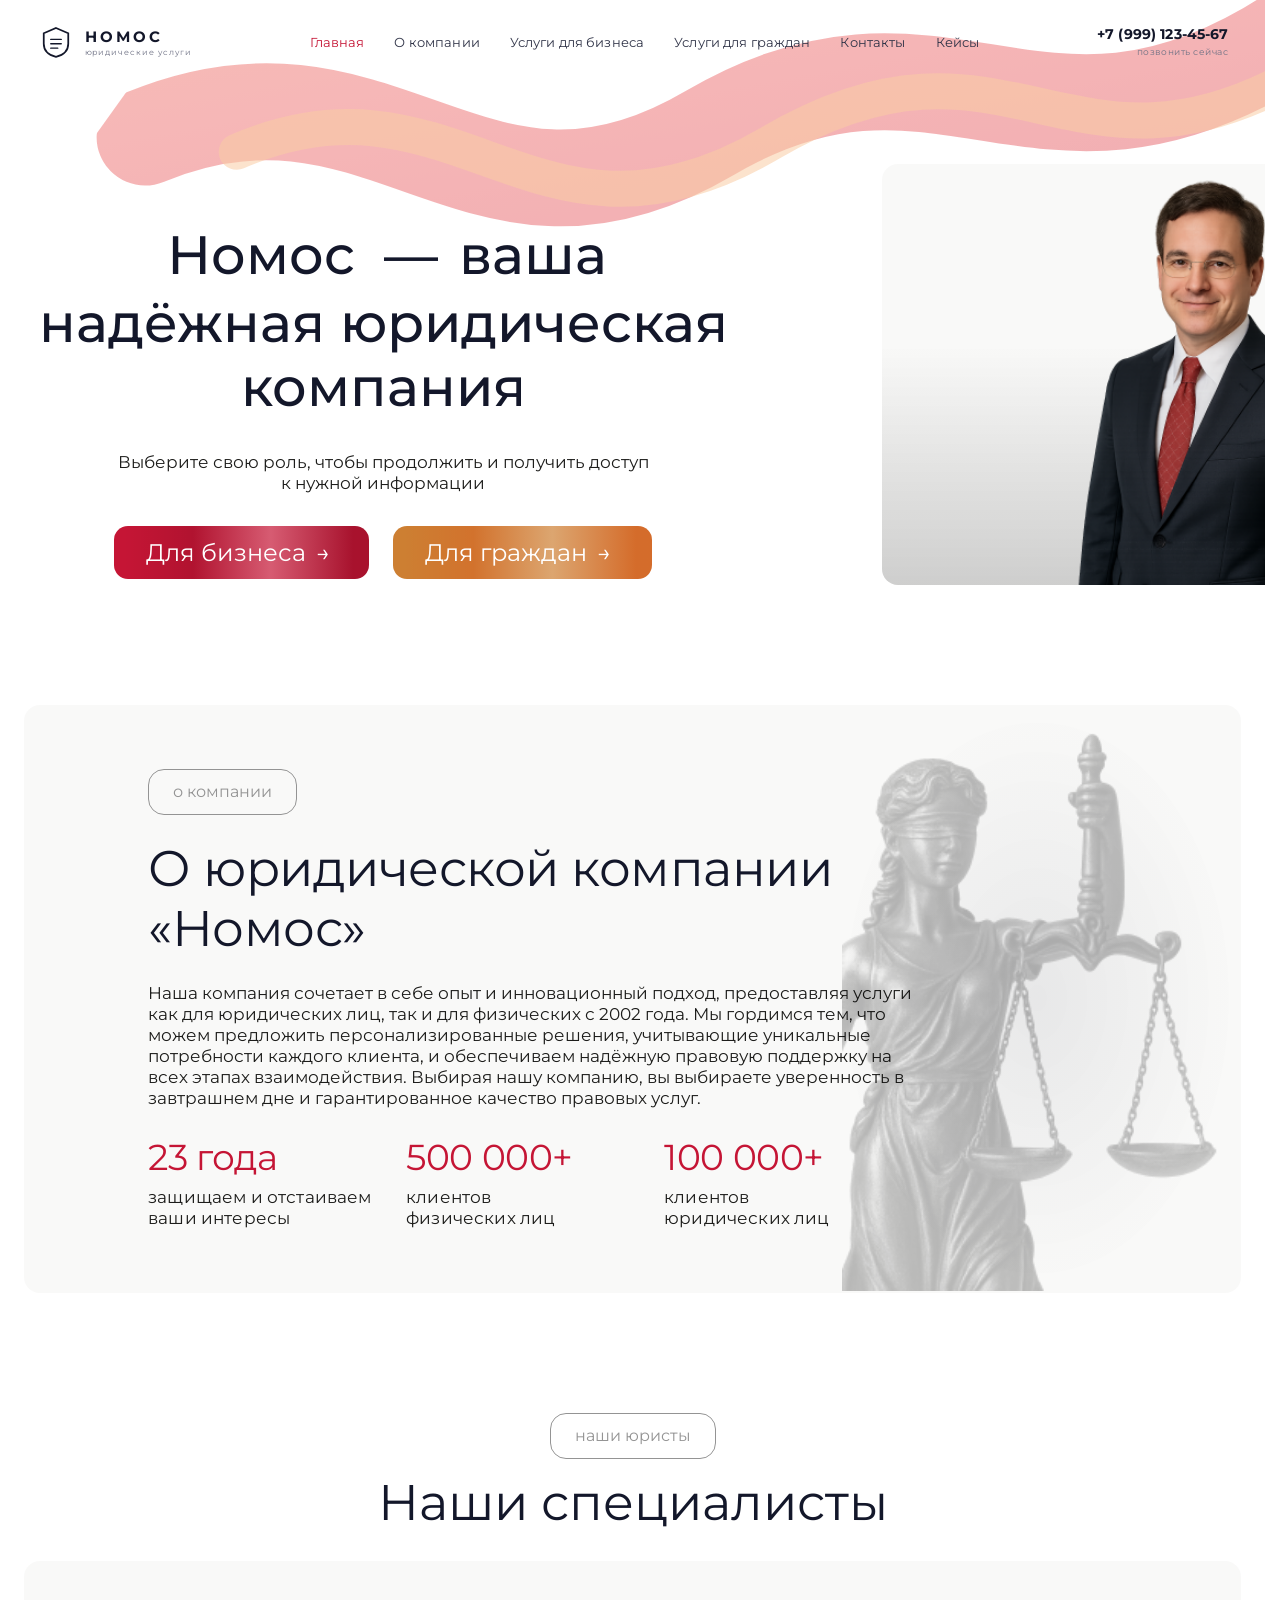
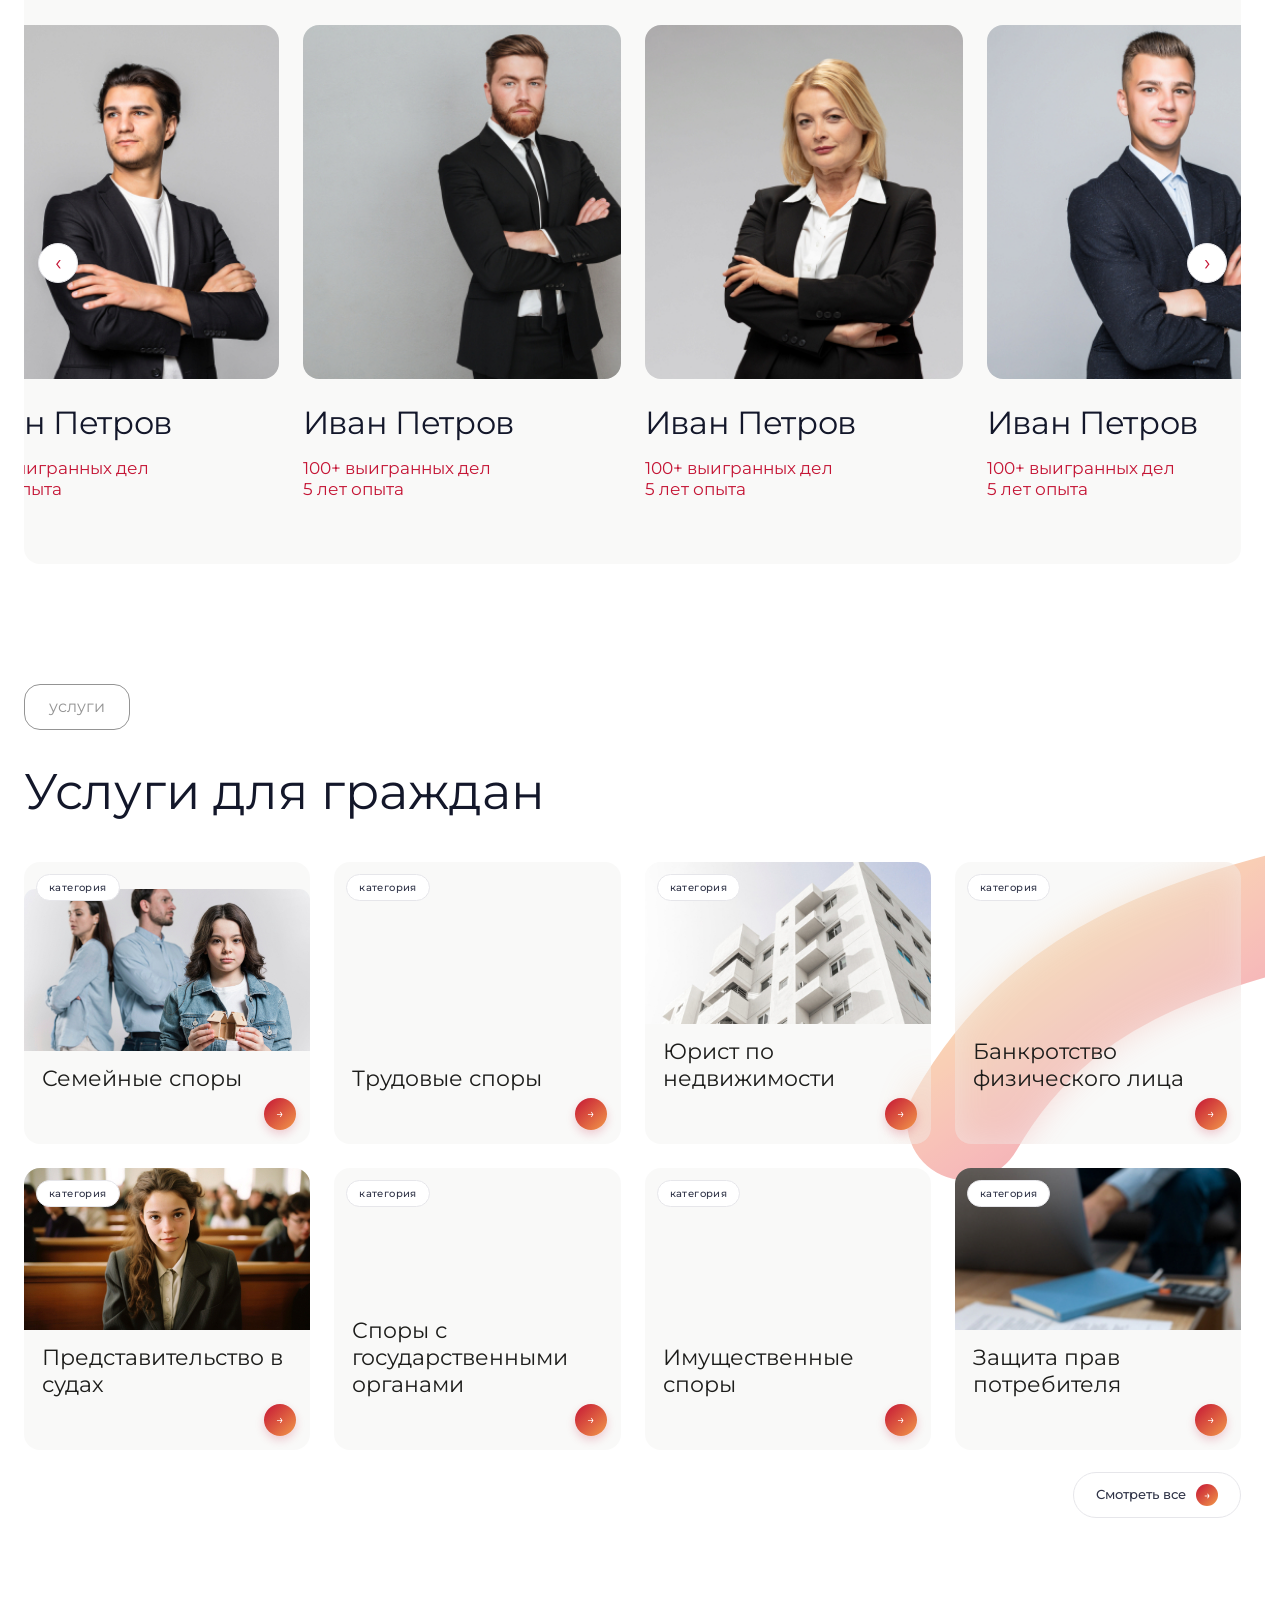
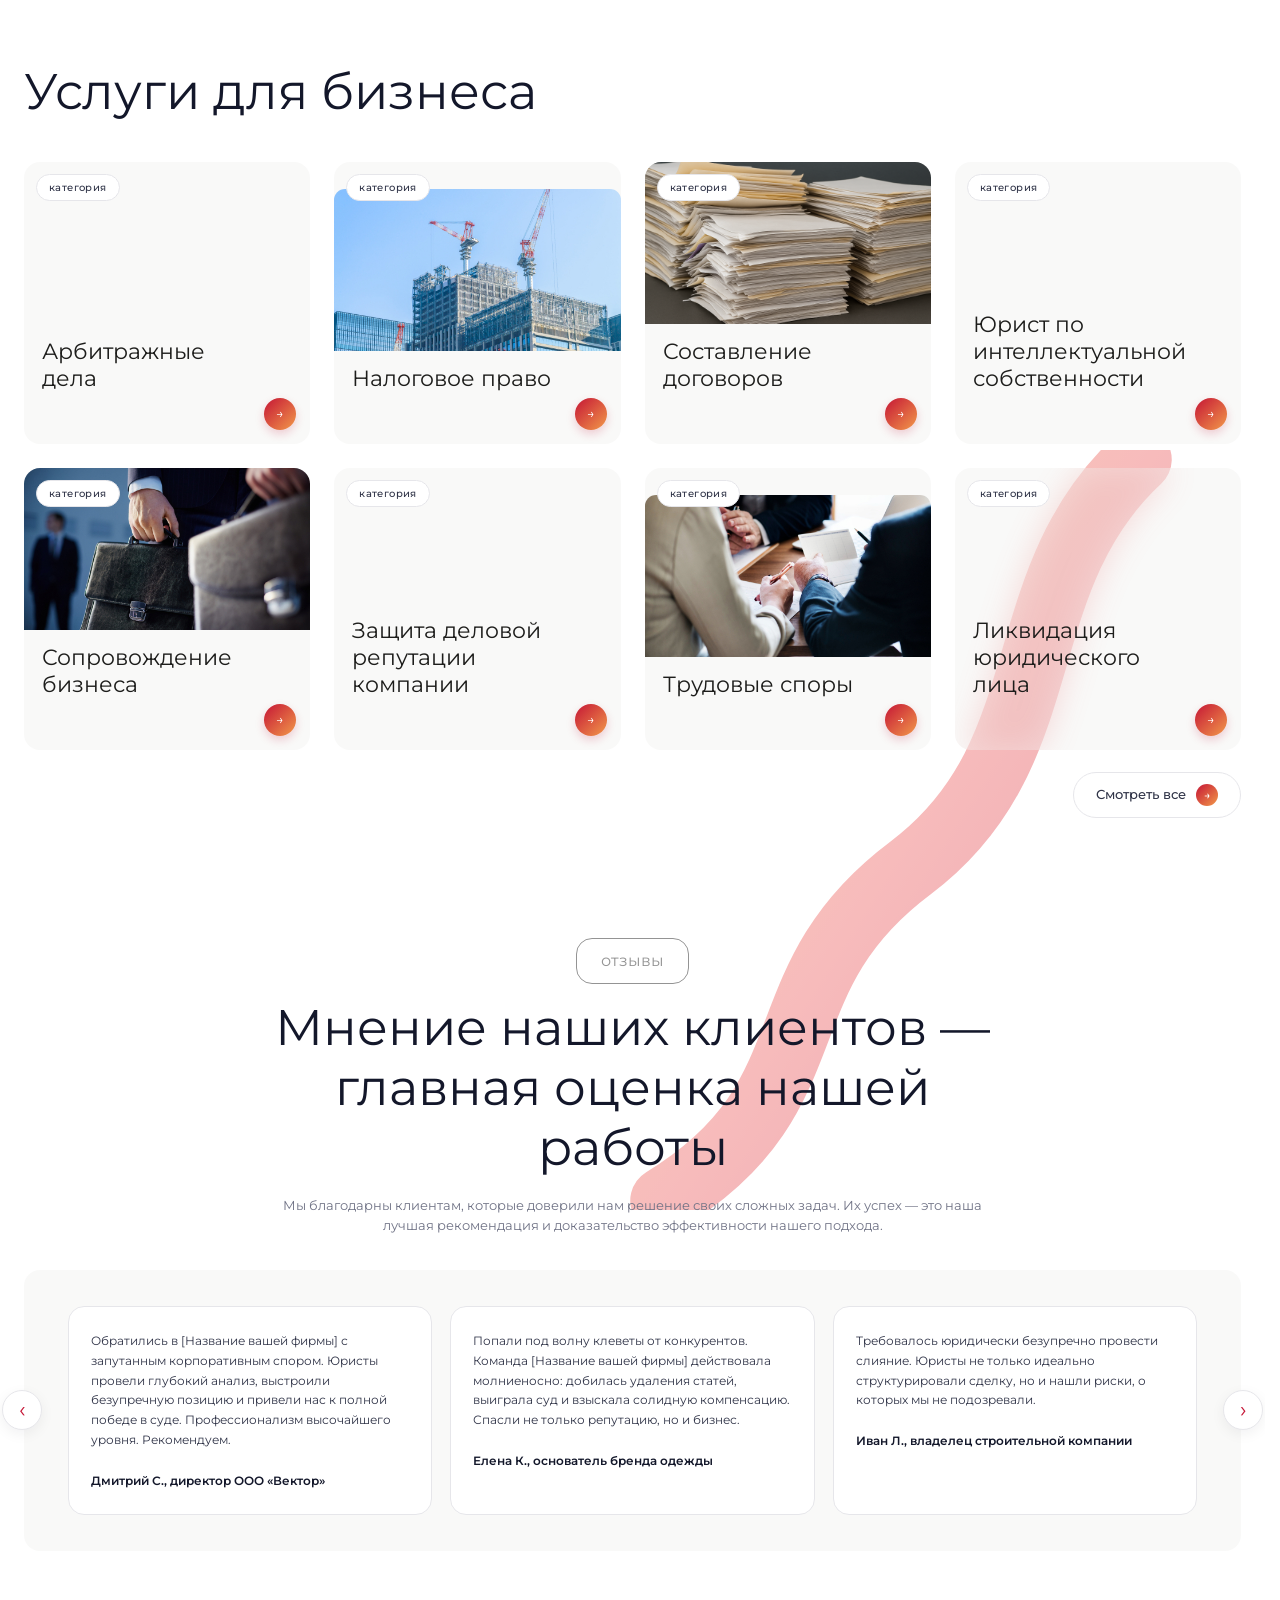
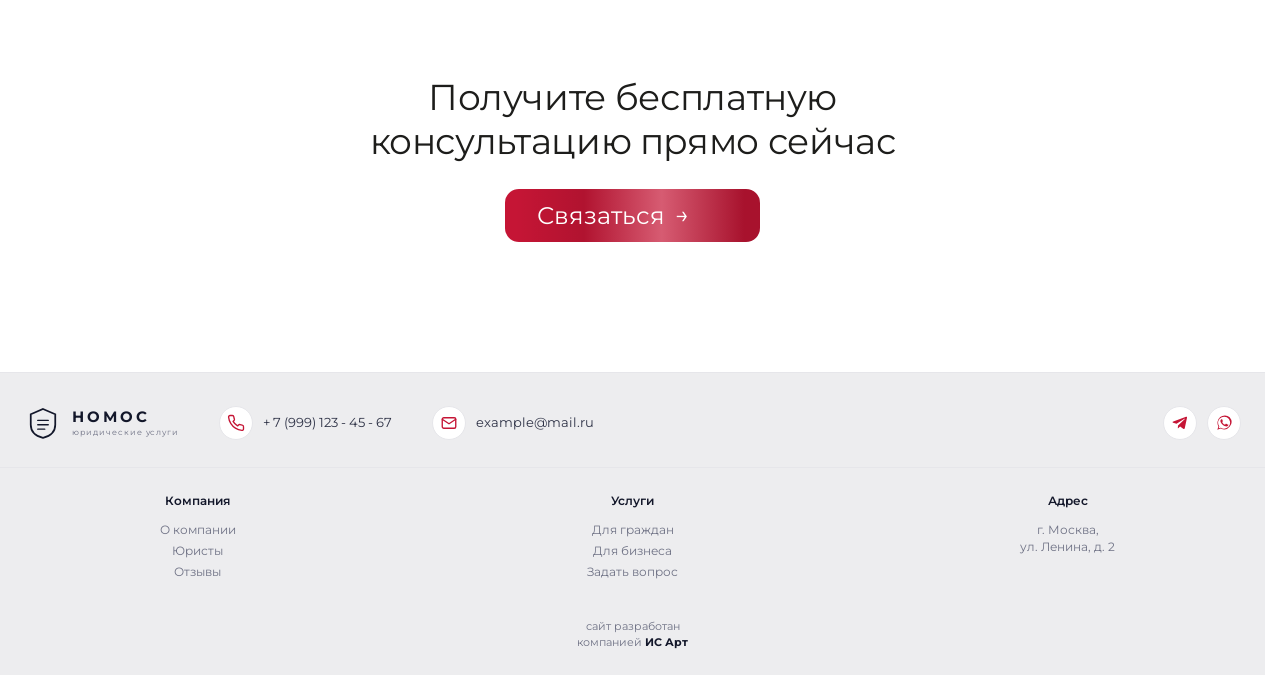
<file: index.html>
<!DOCTYPE html>
<html lang="ru">
<head>
  <meta charset="UTF-8" />
  <meta name="viewport" content="width=device-width, initial-scale=1.0" />
  <title>Номос — юридическая компания</title>
  <link rel="icon" href="images/favicon.svg" type="image/svg+xml" />
  <link rel="preconnect" href="https://fonts.googleapis.com" />
  <link rel="preconnect" href="https://fonts.gstatic.com" crossorigin />
  <link href="https://fonts.googleapis.com/css2?family=Montserrat:wght@300;400;500;600;700&display=swap" rel="stylesheet" />
  <link rel="stylesheet" href="css/style.css" />
  <link rel="stylesheet" href="css/main.css" />
</head>
<body class="home-page">
  <svg class="ribbon ribbon--hero" viewBox="0 0 900 820" xmlns="http://www.w3.org/2000/svg" aria-hidden="true">
    <defs>
      <linearGradient id="grad1" x1="0" y1="0" x2="1" y2="1">
        <stop offset="0%" stop-color="#F2994A"/>
        <stop offset="50%" stop-color="#EB5757"/>
        <stop offset="100%" stop-color="#C51535"/>
      </linearGradient>
    </defs>
    <path d="M880 30 C 720 130, 820 280, 640 360 C 460 440, 540 580, 340 660 C 200 710, 180 800, 80 810"
          stroke="url(#grad1)" stroke-width="70" fill="none" stroke-linecap="round" opacity="0.85"/>
    <path d="M850 90 C 700 180, 800 320, 620 400 C 440 480, 530 600, 360 680"
          stroke="#F2994A" stroke-width="26" fill="none" stroke-linecap="round" opacity="0.55"/>
  </svg>
  <svg class="ribbon ribbon--about" viewBox="0 0 1400 500" xmlns="http://www.w3.org/2000/svg" aria-hidden="true">
    <path d="M-40 260 C 200 120, 400 400, 700 240 C 1000 80, 1200 380, 1460 220"
          stroke="url(#grad1)" stroke-width="90" fill="none" stroke-linecap="round" opacity="0.75"/>
  </svg>
  <svg class="ribbon ribbon--cta" viewBox="0 0 700 800" xmlns="http://www.w3.org/2000/svg" aria-hidden="true">
    <path d="M680 10 C 540 140, 600 320, 440 440 C 280 560, 360 680, 180 790"
          stroke="url(#grad1)" stroke-width="70" fill="none" stroke-linecap="round" opacity="0.8"/>
  </svg>

  <header class="site-header">
    <div class="container header__inner">
      <a href="index.html" class="logo" aria-label="Номос — юридические услуги">
        <span class="logo__mark" aria-hidden="true">
          <svg viewBox="0 0 32 36" width="28" height="32"><path d="M16 2 L30 8 V20 C30 28 24 33 16 35 C8 33 2 28 2 20 V8 Z" fill="none" stroke="#13172A" stroke-width="2"/><path d="M10 15 H22 M10 20 H22 M10 25 H18" stroke="#13172A" stroke-width="1.6" stroke-linecap="round"/></svg>
        </span>
        <span class="logo__text">
          <span class="logo__name">НОМОС</span>
          <span class="logo__sub">юридические услуги</span>
        </span>
      </a>

      <nav class="nav" aria-label="Главное меню">
        <ul class="nav__list">
          <li><a href="index.html" class="nav__link nav__link--active">Главная</a></li>
          <li><a href="onas.html" class="nav__link">О компании</a></li>
          <li><a href="business.html" class="nav__link">Услуги для бизнеса</a></li>
          <li><a href="citizens.html" class="nav__link">Услуги для граждан</a></li>
          <li><a href="kontact.html" class="nav__link">Контакты</a></li>
          <li><a href="keysi.html" class="nav__link">Кейсы</a></li>
        </ul>
      </nav>

      <a href="tel:+79991234567" class="phone">
        <span class="phone__num">+7 (999) 123-45-67</span>
        <span class="phone__sub">позвонить сейчас</span>
      </a>
    </div>
  </header>

  <main>
    <section class="hero">
      <div class="container hero__inner">
        <div class="hero__content">
          <h1 class="hero__title">
            <span class="hero__brand">Номос</span>
            <span class="hero__dash">—</span>
            ваша <span class="hero__accent">надёжная</span> юридическая компания
          </h1>
          <p class="hero__subtitle">
            Выберите свою роль, чтобы продолжить и получить доступ к нужной информации
          </p>
          <div class="hero__ctas">
            <a href="business.html" class="btn btn--primary">Для бизнеса <span class="btn__arr">→</span></a>
            <a href="citizens.html" class="btn btn--dark">Для граждан <span class="btn__arr">→</span></a>
          </div>
        </div>
        <div class="hero__media">
          <div class="hero__photo" role="img" aria-label="Юрист в деловом костюме">
            <img src="images/hero-lawyer.png" alt="" />
          </div>
        </div>
      </div>
    </section>

    <section class="about" id="about">
      <div class="container">
        <div class="about__card">
          <span class="pill">о компании</span>
          <h2 class="about__title">О юридической компании<br>«Номос»</h2>
          <div class="about__body">
            <p>Наша компания сочетает в себе опыт и инновационный подход, предоставляя услуги как для юридических лиц, так и для физических с 2002 года. Мы гордимся тем, что можем предложить персонализированные решения, учитывающие уникальные потребности каждого клиента, и обеспечиваем надёжную правовую поддержку на всех этапах взаимодействия. Выбирая нашу компанию, вы выбираете уверенность в завтрашнем дне и гарантированное качество правовых услуг.</p>
          </div>
          <ul class="stats">
            <li class="stat">
              <div class="stat__num">23 года</div>
              <div class="stat__label">защищаем и отстаиваем<br>ваши интересы</div>
            </li>
            <li class="stat">
              <div class="stat__num">500 000+</div>
              <div class="stat__label">клиентов<br>физических лиц</div>
            </li>
            <li class="stat">
              <div class="stat__num">100 000+</div>
              <div class="stat__label">клиентов<br>юридических лиц</div>
            </li>
          </ul>
          <div class="about__themis" aria-hidden="true">
            <img src="images/themis.png" alt="" />
          </div>
        </div>
      </div>
    </section>

    <section class="specialists" id="specialists">
      <div class="container">
        <div class="section-head section-head--center">
          <span class="pill">наши юристы</span>
          <h2 class="section-title">Наши специалисты</h2>
        </div>
        <div class="specialists__wrap">
          <button class="slider-arr slider-arr--left" aria-label="Назад">‹</button>
          <div class="specialists__grid" id="specialistsGrid">
            <article class="spec-card">
              <div class="spec-card__photo"><img src="images/specialist-1.png" alt="Иван Петров"/></div>
              <h3 class="spec-card__name">Иван Петров</h3>
              <p class="spec-card__meta">100+ выигранных дел</p>
              <p class="spec-card__meta">5 лет опыта</p>
            </article>
            <article class="spec-card">
              <div class="spec-card__photo"><img src="images/specialist-2.png" alt="Иван Петров"/></div>
              <h3 class="spec-card__name">Иван Петров</h3>
              <p class="spec-card__meta">100+ выигранных дел</p>
              <p class="spec-card__meta">5 лет опыта</p>
            </article>
            <article class="spec-card">
              <div class="spec-card__photo"><img src="images/specialist-3.png" alt="Иван Петров"/></div>
              <h3 class="spec-card__name">Иван Петров</h3>
              <p class="spec-card__meta">100+ выигранных дел</p>
              <p class="spec-card__meta">5 лет опыта</p>
            </article>
            <article class="spec-card">
              <div class="spec-card__photo"><img src="images/specialist-4.png" alt="Иван Петров"/></div>
              <h3 class="spec-card__name">Иван Петров</h3>
              <p class="spec-card__meta">100+ выигранных дел</p>
              <p class="spec-card__meta">5 лет опыта</p>
            </article>
          </div>
          <button class="slider-arr slider-arr--right" aria-label="Вперёд">›</button>
        </div>
      </div>
    </section>

    <section class="services" id="citizens">
      <div class="container">
        <span class="pill">услуги</span>
        <h2 class="section-title section-title--left">Услуги для граждан</h2>
        <div class="services__grid">
          <article class="svc-card svc-card--img">
            <img src="images/service-family.png" alt="" class="svc-card__img"/>
            <span class="svc-card__tag">Категория</span>
            <button class="svc-card__arr" aria-label="Подробнее">→</button>
            <h3 class="svc-card__title">Семейные споры</h3>
          </article>
          <article class="svc-card">
            <span class="svc-card__tag">Категория</span>
            <button class="svc-card__arr" aria-label="Подробнее">→</button>
            <h3 class="svc-card__title">Трудовые споры</h3>
          </article>
          <article class="svc-card svc-card--img">
            <img src="images/service-real-estate.png" alt="" class="svc-card__img"/>
            <span class="svc-card__tag">Категория</span>
            <a href="citizens.html" class="svc-card__arr" aria-label="Перейти к услугам для граждан">→</a>
            <h3 class="svc-card__title">Юрист по недвижимости</h3>
          </article>
          <article class="svc-card">
            <span class="svc-card__tag">Категория</span>
            <button class="svc-card__arr" aria-label="Подробнее">→</button>
            <h3 class="svc-card__title">Банкротство физического лица</h3>
          </article>
          <article class="svc-card svc-card--img">
            <img src="images/service-court.png" alt="" class="svc-card__img"/>
            <span class="svc-card__tag">Категория</span>
            <button class="svc-card__arr" aria-label="Подробнее">→</button>
            <h3 class="svc-card__title">Представительство в судах</h3>
          </article>
          <article class="svc-card">
            <span class="svc-card__tag">Категория</span>
            <button class="svc-card__arr" aria-label="Подробнее">→</button>
            <h3 class="svc-card__title">Споры с государственными органами</h3>
          </article>
          <article class="svc-card">
            <span class="svc-card__tag">Категория</span>
            <button class="svc-card__arr" aria-label="Подробнее">→</button>
            <h3 class="svc-card__title">Имущественные споры</h3>
          </article>
          <article class="svc-card svc-card--img">
            <img src="images/service-consumer.png" alt="" class="svc-card__img"/>
            <span class="svc-card__tag">Категория</span>
            <button class="svc-card__arr" aria-label="Подробнее">→</button>
            <h3 class="svc-card__title">Защита прав потребителя</h3>
          </article>
        </div>
        <div class="services__see-all">
          <a href="citizens.html" class="see-all">Смотреть все <span class="see-all__arr">→</span></a>
        </div>
      </div>
    </section>

    <section class="services" id="biz">
      <div class="container">
        <h2 class="section-title section-title--left">Услуги для бизнеса</h2>
        <div class="services__grid">
          <article class="svc-card">
            <span class="svc-card__tag">Категория</span>
            <button class="svc-card__arr" aria-label="Подробнее">→</button>
            <h3 class="svc-card__title">Арбитражные дела</h3>
          </article>
          <article class="svc-card svc-card--img">
            <img src="images/service-tax.png" alt="" class="svc-card__img"/>
            <span class="svc-card__tag">Категория</span>
            <button class="svc-card__arr" aria-label="Подробнее">→</button>
            <h3 class="svc-card__title">Налоговое право</h3>
          </article>
          <article class="svc-card svc-card--img">
            <img src="images/service-contracts.png" alt="" class="svc-card__img"/>
            <span class="svc-card__tag">Категория</span>
            <button class="svc-card__arr" aria-label="Подробнее">→</button>
            <h3 class="svc-card__title">Составление договоров</h3>
          </article>
          <article class="svc-card">
            <span class="svc-card__tag">Категория</span>
            <button class="svc-card__arr" aria-label="Подробнее">→</button>
            <h3 class="svc-card__title">Юрист по интеллектуальной собственности</h3>
          </article>
          <article class="svc-card svc-card--img">
            <img src="images/service-business.png" alt="" class="svc-card__img"/>
            <span class="svc-card__tag">Категория</span>
            <button class="svc-card__arr" aria-label="Подробнее">→</button>
            <h3 class="svc-card__title">Сопровождение бизнеса</h3>
          </article>
          <article class="svc-card">
            <span class="svc-card__tag">Категория</span>
            <button class="svc-card__arr" aria-label="Подробнее">→</button>
            <h3 class="svc-card__title">Защита деловой репутации компании</h3>
          </article>
          <article class="svc-card svc-card--img">
            <img src="images/service-labor.png" alt="" class="svc-card__img"/>
            <span class="svc-card__tag">Категория</span>
            <button class="svc-card__arr" aria-label="Подробнее">→</button>
            <h3 class="svc-card__title">Трудовые споры</h3>
          </article>
          <article class="svc-card">
            <span class="svc-card__tag">Категория</span>
            <button class="svc-card__arr" aria-label="Подробнее">→</button>
            <h3 class="svc-card__title">Ликвидация юридического лица</h3>
          </article>
        </div>
        <div class="services__see-all">
          <a href="business.html" class="see-all">Смотреть все <span class="see-all__arr">→</span></a>
        </div>
      </div>
    </section>

    <section class="reviews" id="reviews">
      <div class="container">
        <div class="section-head section-head--center">
          <span class="pill">отзывы</span>
          <h2 class="section-title">Мнение наших клиентов —<br>главная оценка нашей работы</h2>
          <p class="reviews__lead">Мы благодарны клиентам, которые доверили нам решение своих сложных задач. Их успех — это наша лучшая рекомендация и доказательство эффективности нашего подхода.</p>
        </div>
        <div class="reviews__wrap">
          <button class="slider-arr slider-arr--left" aria-label="Назад">‹</button>
          <div class="reviews__grid">
            <article class="review">
              <p class="review__text">Обратились в [Название вашей фирмы] с запутанным корпоративным спором. Юристы провели глубокий анализ, выстроили безупречную позицию и привели нас к полной победе в суде. Профессионализм высочайшего уровня. Рекомендуем.</p>
              <p class="review__author">Дмитрий С., директор ООО «Вектор»</p>
            </article>
            <article class="review">
              <p class="review__text">Попали под волну клеветы от конкурентов. Команда [Название вашей фирмы] действовала молниеносно: добилась удаления статей, выиграла суд и взыскала солидную компенсацию. Спасли не только репутацию, но и бизнес.</p>
              <p class="review__author">Елена К., основатель бренда одежды</p>
            </article>
            <article class="review">
              <p class="review__text">Требовалось юридически безупречно провести слияние. Юристы не только идеально структурировали сделку, но и нашли риски, о которых мы не подозревали.</p>
              <p class="review__author">Иван Л., владелец строительной компании</p>
            </article>
          </div>
          <button class="slider-arr slider-arr--right" aria-label="Вперёд">›</button>
        </div>
      </div>
    </section>

    <section class="cta" id="contacts">
      <div class="container cta__inner">
        <h2 class="cta__title">Получите бесплатную<br>консультацию прямо сейчас</h2>
        <a href="kontact.html" class="btn btn--primary cta__btn">Связаться <span class="btn__arr">→</span></a>
      </div>
    </section>
  </main>

  <footer class="site-footer">
    <div class="container footer__top">
      <a href="index.html" class="logo">
        <span class="logo__mark" aria-hidden="true">
          <svg viewBox="0 0 32 36" width="28" height="32"><path d="M16 2 L30 8 V20 C30 28 24 33 16 35 C8 33 2 28 2 20 V8 Z" fill="none" stroke="#13172A" stroke-width="2"/><path d="M10 15 H22 M10 20 H22 M10 25 H18" stroke="#13172A" stroke-width="1.6" stroke-linecap="round"/></svg>
        </span>
        <span class="logo__text">
          <span class="logo__name">НОМОС</span>
          <span class="logo__sub">юридические услуги</span>
        </span>
      </a>
      <a href="tel:+79991234567" class="footer__contact">
        <span class="footer__icon" aria-hidden="true">
          <svg viewBox="0 0 24 24" width="18" height="18" fill="none" stroke="#C51535" stroke-width="1.8" stroke-linecap="round" stroke-linejoin="round"><path d="M22 16.92v3a2 2 0 0 1-2.18 2 19.8 19.8 0 0 1-8.63-3.07 19.5 19.5 0 0 1-6-6A19.8 19.8 0 0 1 2.12 4.18 2 2 0 0 1 4.11 2h3a2 2 0 0 1 2 1.72 12.8 12.8 0 0 0 .7 2.81 2 2 0 0 1-.45 2.11L8.09 9.91a16 16 0 0 0 6 6l1.27-1.27a2 2 0 0 1 2.11-.45 12.8 12.8 0 0 0 2.81.7A2 2 0 0 1 22 16.92z"/></svg>
        </span>
        <span>+ 7 (999) 123 - 45 - 67</span>
      </a>
      <a href="mailto:example@mail.ru" class="footer__contact">
        <span class="footer__icon" aria-hidden="true">
          <svg viewBox="0 0 24 24" width="18" height="18" fill="none" stroke="#C51535" stroke-width="1.8" stroke-linecap="round" stroke-linejoin="round"><rect x="3" y="5" width="18" height="14" rx="2"/><path d="M3 7l9 6 9-6"/></svg>
        </span>
        <span>example@mail.ru</span>
      </a>
      <div class="socials">
        <a href="#" class="social" aria-label="Telegram"><svg viewBox="0 0 24 24" width="16" height="16" fill="#C51535"><path d="M9.04 15.84l-.37 4.17c.53 0 .76-.23 1.03-.5l2.47-2.36 5.12 3.75c.94.52 1.6.25 1.85-.86l3.36-15.74c.33-1.47-.53-2.05-1.44-1.72L1.98 9.93c-1.43.55-1.4 1.35-.24 1.71l5.1 1.59 11.84-7.47c.56-.35 1.07-.16.65.21"/></svg></a>
        <a href="#" class="social" aria-label="WhatsApp"><svg viewBox="0 0 24 24" width="16" height="16" fill="#C51535"><path d="M20.5 3.5A11 11 0 0 0 3.6 17.1L2 22l5.1-1.6A11 11 0 0 0 20.5 3.5zm-8.5 17a9 9 0 0 1-4.6-1.3l-.3-.2-3 .9.9-2.9-.2-.3A9 9 0 1 1 12 20.5zm5-6.4c-.3-.1-1.6-.8-1.8-.9-.3-.1-.4-.1-.6.1-.2.3-.7.9-.8 1-.2.2-.3.2-.5.1-.3-.1-1.2-.4-2.3-1.4-.9-.8-1.4-1.7-1.6-2-.2-.3 0-.5.1-.6.1-.1.3-.3.4-.5.1-.2.2-.3.3-.5s0-.4 0-.5c-.1-.1-.6-1.5-.8-2-.2-.5-.4-.4-.6-.5h-.5c-.2 0-.5.1-.7.3-.3.3-1 1-1 2.3s1 2.7 1.2 2.9c.1.2 2.1 3.2 5 4.5.7.3 1.3.5 1.7.6.7.2 1.4.2 1.9.1.6-.1 1.6-.7 1.9-1.3.2-.6.2-1.1.2-1.3-.1-.1-.3-.2-.6-.3z"/></svg></a>
      </div>
    </div>
    <div class="container footer__cols">
      <div class="footer__col">
        <h4 class="footer__heading">Компания</h4>
        <a href="onas.html">О компании</a>
        <a href="#specialists">Юристы</a>
        <a href="#reviews">Отзывы</a>
      </div>
      <div class="footer__col">
        <h4 class="footer__heading">Услуги</h4>
        <a href="citizens.html">Для граждан</a>
        <a href="business.html">Для бизнеса</a>
        <a href="kontact.html">Задать вопрос</a>
      </div>
      <div class="footer__col">
        <h4 class="footer__heading">Адрес</h4>
        <a href="kontact.html">г. Москва,<br>ул. Ленина, д. 2</a>
      </div>
    </div>
    <div class="footer__bottom">
      сайт разработан<br>компанией <strong>ИС Арт</strong>
    </div>
  </footer>

  <script src="js/main.js" defer></script>
</body>
</html>
</file>
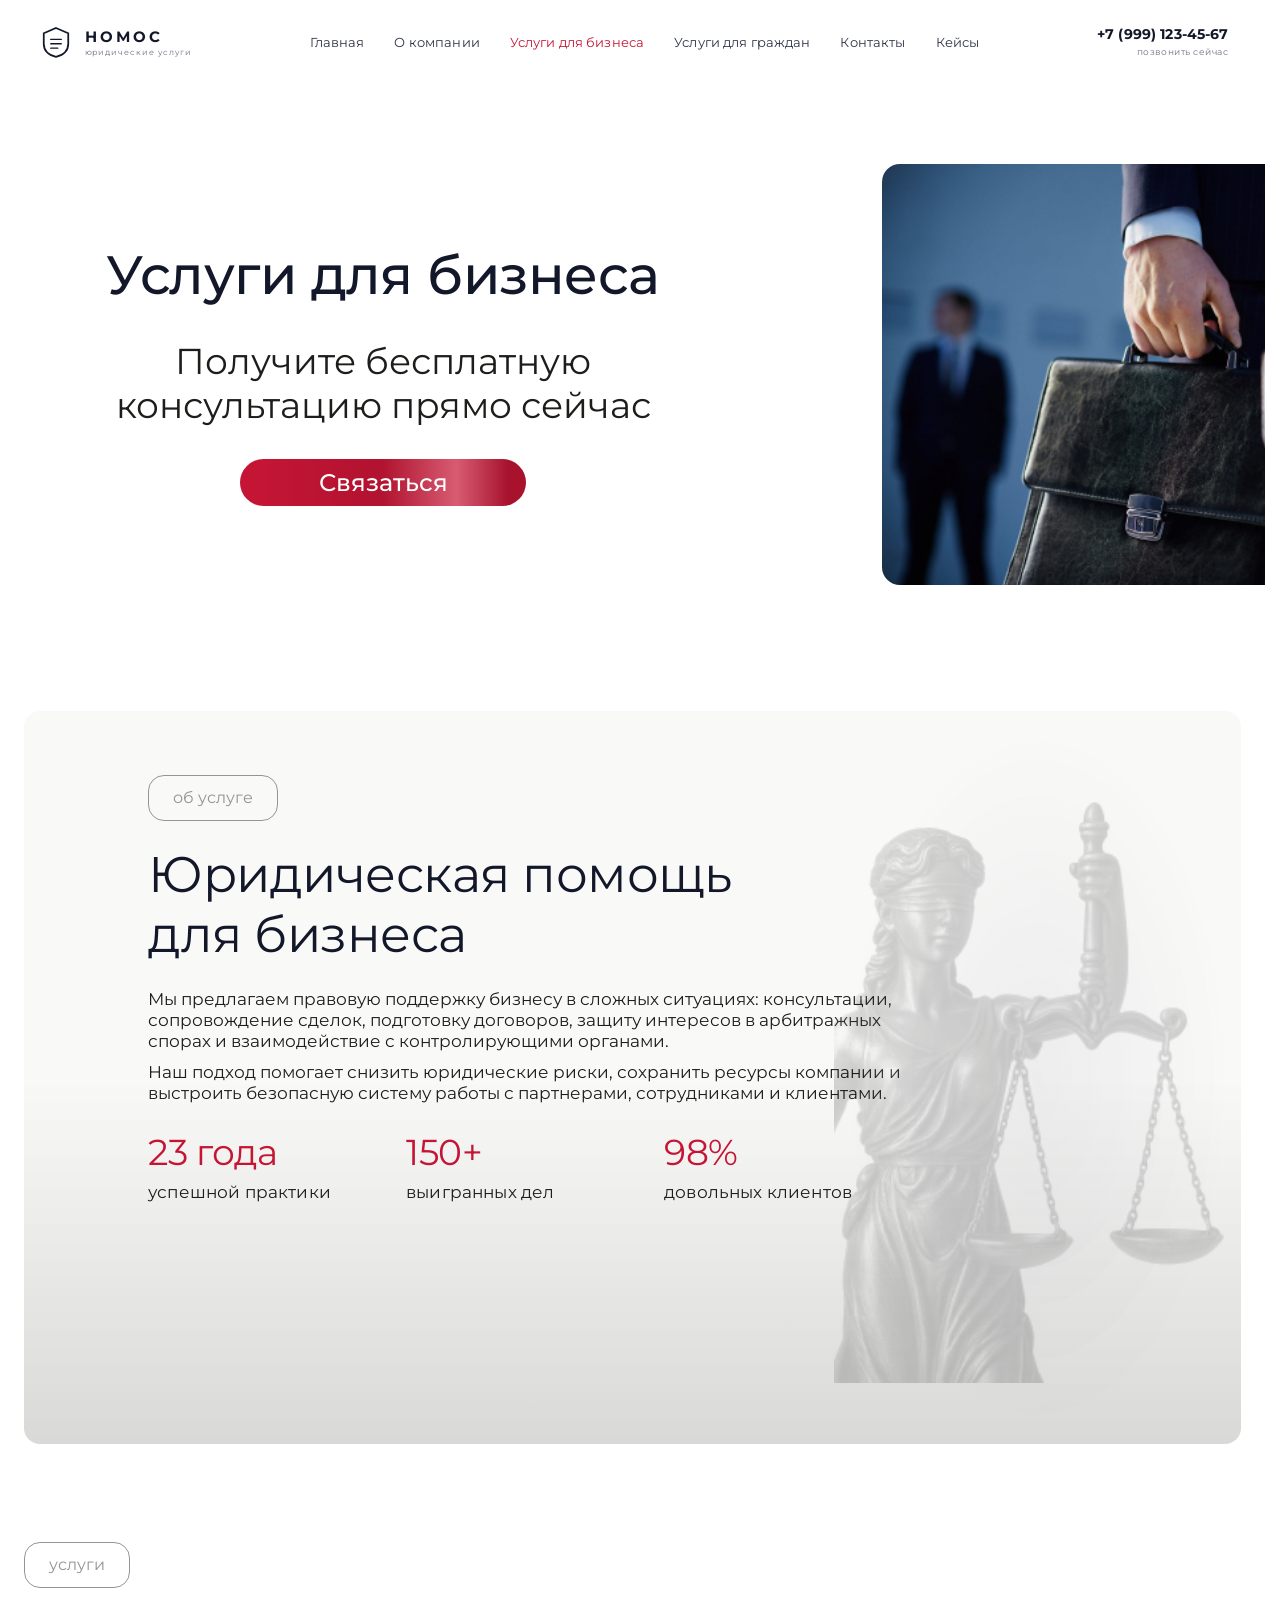
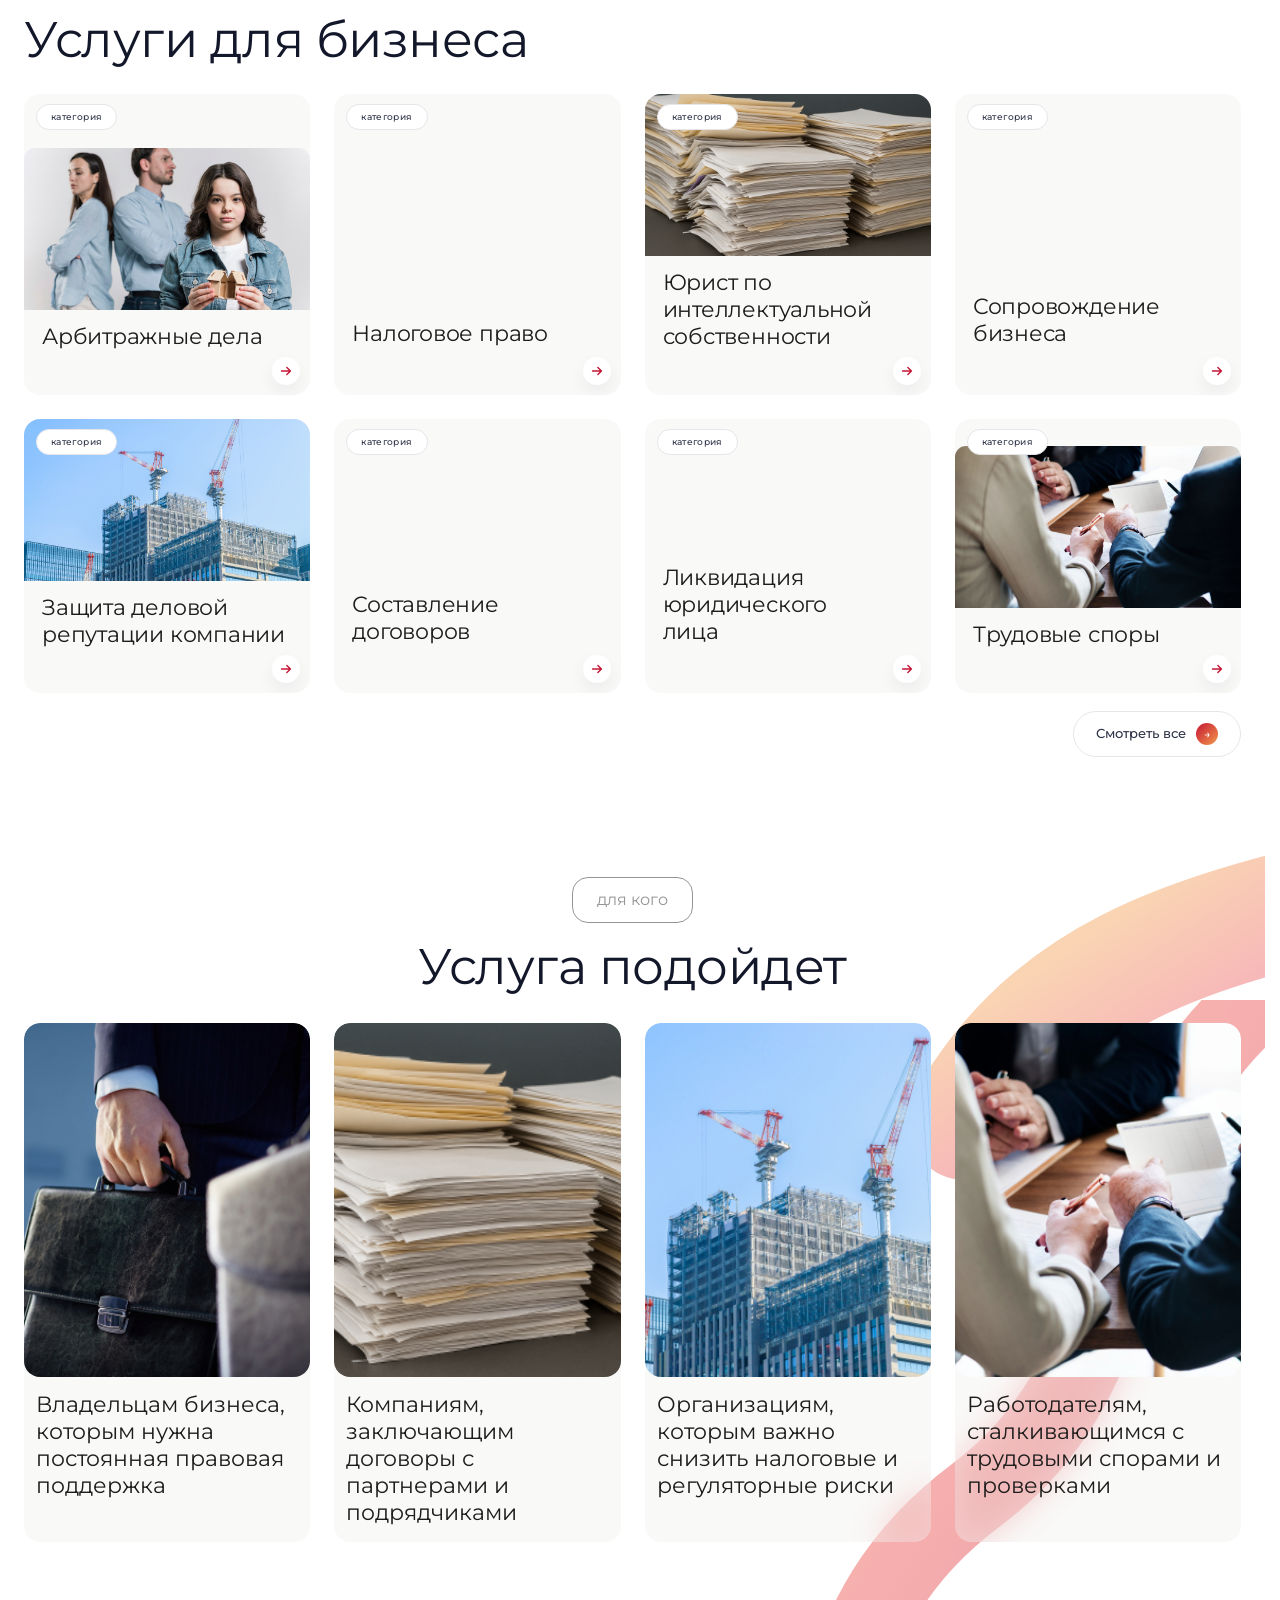
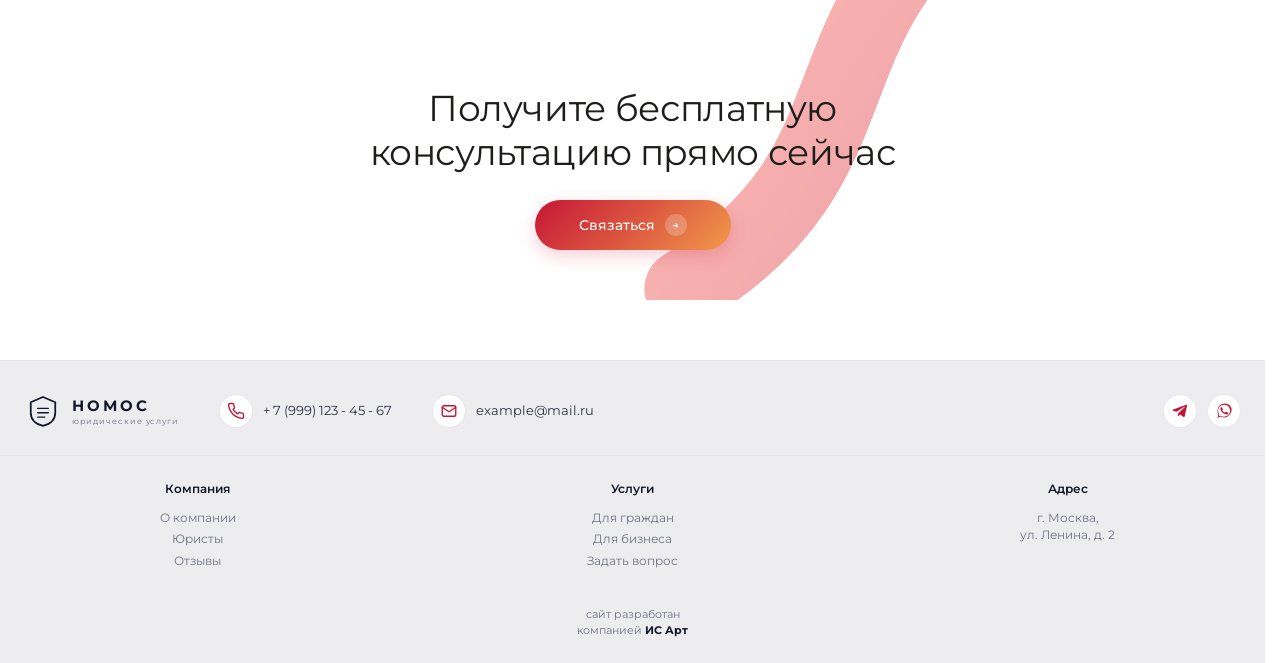
<file: business.html>
<!DOCTYPE html>
<html lang="ru">
<head>
  <meta charset="UTF-8" />
  <meta name="viewport" content="width=device-width, initial-scale=1.0" />
  <title>Номос — услуги для бизнеса</title>
  <link rel="icon" href="images/favicon.svg" type="image/svg+xml" />
  <link rel="preconnect" href="https://fonts.googleapis.com" />
  <link rel="preconnect" href="https://fonts.gstatic.com" crossorigin />
  <link href="https://fonts.googleapis.com/css2?family=Montserrat:wght@300;400;500;600;700&display=swap" rel="stylesheet" />
  <link rel="stylesheet" href="css/style.css" />
  <link rel="stylesheet" href="css/uslugi_b.css" />
</head>
<body class="services-page services-page--business">

  <svg class="ribbon ribbon--hero" viewBox="0 0 900 820" xmlns="http://www.w3.org/2000/svg" aria-hidden="true">
    <defs>
      <linearGradient id="grad1" x1="0" y1="0" x2="1" y2="1">
        <stop offset="0%" stop-color="#F2994A"/>
        <stop offset="50%" stop-color="#EB5757"/>
        <stop offset="100%" stop-color="#C51535"/>
      </linearGradient>
    </defs>
    <path d="M880 30 C 720 130, 820 280, 640 360 C 460 440, 540 580, 340 660 C 200 710, 180 800, 80 810"
          stroke="url(#grad1)" stroke-width="70" fill="none" stroke-linecap="round" opacity="0.85"/>
    <path d="M850 90 C 700 180, 800 320, 620 400 C 440 480, 530 600, 360 680"
          stroke="#F2994A" stroke-width="26" fill="none" stroke-linecap="round" opacity="0.55"/>
  </svg>
  <svg class="ribbon ribbon--about" viewBox="0 0 1400 500" xmlns="http://www.w3.org/2000/svg" aria-hidden="true">
    <path d="M-40 260 C 200 120, 400 400, 700 240 C 1000 80, 1200 380, 1460 220"
          stroke="url(#grad1)" stroke-width="90" fill="none" stroke-linecap="round" opacity="0.75"/>
  </svg>
  <svg class="ribbon ribbon--cta" viewBox="0 0 700 800" xmlns="http://www.w3.org/2000/svg" aria-hidden="true">
    <path d="M680 10 C 540 140, 600 320, 440 440 C 280 560, 360 680, 180 790"
          stroke="url(#grad1)" stroke-width="70" fill="none" stroke-linecap="round" opacity="0.8"/>
  </svg>

  <header class="site-header">
    <div class="container header__inner">
      <a href="index.html" class="logo" aria-label="Номос — юридические услуги">
        <span class="logo__mark" aria-hidden="true">
          <svg viewBox="0 0 32 36" width="28" height="32"><path d="M16 2 L30 8 V20 C30 28 24 33 16 35 C8 33 2 28 2 20 V8 Z" fill="none" stroke="#13172A" stroke-width="2"/><path d="M10 15 H22 M10 20 H22 M10 25 H18" stroke="#13172A" stroke-width="1.6" stroke-linecap="round"/></svg>
        </span>
        <span class="logo__text">
          <span class="logo__name">НОМОС</span>
          <span class="logo__sub">юридические услуги</span>
        </span>
      </a>

      <nav class="nav" aria-label="Главное меню">
        <ul class="nav__list">
          <li><a href="index.html" class="nav__link">Главная</a></li>
          <li><a href="onas.html" class="nav__link">О компании</a></li>
          <li><a href="business.html" class="nav__link nav__link--active">Услуги для бизнеса</a></li>
          <li><a href="citizens.html" class="nav__link">Услуги для граждан</a></li>
          <li><a href="kontact.html" class="nav__link">Контакты</a></li>
          <li><a href="keysi.html" class="nav__link">Кейсы</a></li>
        </ul>
      </nav>

      <a href="tel:+79991234567" class="phone">
        <span class="phone__num">+7 (999) 123-45-67</span>
        <span class="phone__sub">позвонить сейчас</span>
      </a>
    </div>
  </header>

  <main>
    <section class="service-hero">
      <div class="container service-hero__inner">
        <div class="service-hero__copy">
          <h1 class="service-hero__title">Услуги для бизнеса</h1>
          <p class="service-hero__subtitle">Получите бесплатную<br>консультацию прямо сейчас</p>
          <a class="btn btn--primary service-hero__btn" href="kontact.html">Связаться</a>
        </div>
        <figure class="service-hero__media">
          <img src="images/service-business.png" alt="" />
        </figure>
      </div>
    </section>

    <section class="about service-info" id="about">
      <div class="container">
        <div class="about__card service-info__card">
          <span class="pill">об услуге</span>
          <h2 class="about__title">Юридическая помощь<br>для бизнеса</h2>
          <div class="about__body">
            <p>Мы предлагаем правовую поддержку бизнесу в сложных ситуациях: консультации, сопровождение сделок, подготовку договоров, защиту интересов в арбитражных спорах и взаимодействие с контролирующими органами.</p>
            <p>Наш подход помогает снизить юридические риски, сохранить ресурсы компании и выстроить безопасную систему работы с партнерами, сотрудниками и клиентами.</p>
          </div>

          <ul class="stats">
            <li class="stat">
              <div class="stat__num">23 года</div>
              <div class="stat__label">успешной практики</div>
            </li>
            <li class="stat">
              <div class="stat__num">150+</div>
              <div class="stat__label">выигранных дел</div>
            </li>
            <li class="stat">
              <div class="stat__num">98%</div>
              <div class="stat__label">довольных клиентов</div>
            </li>
          </ul>

          <div class="about__themis" aria-hidden="true">
            <img src="images/themis.png" alt="" />
          </div>
        </div>
      </div>
    </section>

    <section class="services service-list" id="biz">
      <div class="container">
        <span class="pill">услуги</span>
        <h2 class="section-title section-title--left">Услуги для бизнеса</h2>

        <div class="services__grid">
          <article class="svc-card svc-card--img">
            <img src="images/service-family.png" alt="" class="svc-card__img" />
            <span class="svc-card__tag">категория</span>
            <button class="svc-card__arr" aria-label="Подробнее">
              <svg viewBox="0 0 18 18" width="18" height="18" aria-hidden="true"><path d="M4 9h10M10 5l4 4-4 4" fill="none" stroke="currentColor" stroke-width="1.6" stroke-linecap="round" stroke-linejoin="round"/></svg>
            </button>
            <h3 class="svc-card__title">Арбитражные дела</h3>
          </article>
          <article class="svc-card">
            <span class="svc-card__tag">категория</span>
            <button class="svc-card__arr" aria-label="Подробнее">
              <svg viewBox="0 0 18 18" width="18" height="18" aria-hidden="true"><path d="M4 9h10M10 5l4 4-4 4" fill="none" stroke="currentColor" stroke-width="1.6" stroke-linecap="round" stroke-linejoin="round"/></svg>
            </button>
            <h3 class="svc-card__title">Налоговое право</h3>
          </article>
          <article class="svc-card svc-card--img">
            <img src="images/service-contracts.png" alt="" class="svc-card__img" />
            <span class="svc-card__tag">категория</span>
            <button class="svc-card__arr" aria-label="Подробнее">
              <svg viewBox="0 0 18 18" width="18" height="18" aria-hidden="true"><path d="M4 9h10M10 5l4 4-4 4" fill="none" stroke="currentColor" stroke-width="1.6" stroke-linecap="round" stroke-linejoin="round"/></svg>
            </button>
            <h3 class="svc-card__title">Юрист по интеллектуальной собственности</h3>
          </article>
          <article class="svc-card">
            <span class="svc-card__tag">категория</span>
            <button class="svc-card__arr" aria-label="Подробнее">
              <svg viewBox="0 0 18 18" width="18" height="18" aria-hidden="true"><path d="M4 9h10M10 5l4 4-4 4" fill="none" stroke="currentColor" stroke-width="1.6" stroke-linecap="round" stroke-linejoin="round"/></svg>
            </button>
            <h3 class="svc-card__title">Сопровождение бизнеса</h3>
          </article>
          <article class="svc-card svc-card--img">
            <img src="images/service-tax.png" alt="" class="svc-card__img" />
            <span class="svc-card__tag">категория</span>
            <button class="svc-card__arr" aria-label="Подробнее">
              <svg viewBox="0 0 18 18" width="18" height="18" aria-hidden="true"><path d="M4 9h10M10 5l4 4-4 4" fill="none" stroke="currentColor" stroke-width="1.6" stroke-linecap="round" stroke-linejoin="round"/></svg>
            </button>
            <h3 class="svc-card__title">Защита деловой репутации компании</h3>
          </article>
          <article class="svc-card">
            <span class="svc-card__tag">категория</span>
            <button class="svc-card__arr" aria-label="Подробнее">
              <svg viewBox="0 0 18 18" width="18" height="18" aria-hidden="true"><path d="M4 9h10M10 5l4 4-4 4" fill="none" stroke="currentColor" stroke-width="1.6" stroke-linecap="round" stroke-linejoin="round"/></svg>
            </button>
            <h3 class="svc-card__title">Составление договоров</h3>
          </article>
          <article class="svc-card">
            <span class="svc-card__tag">категория</span>
            <button class="svc-card__arr" aria-label="Подробнее">
              <svg viewBox="0 0 18 18" width="18" height="18" aria-hidden="true"><path d="M4 9h10M10 5l4 4-4 4" fill="none" stroke="currentColor" stroke-width="1.6" stroke-linecap="round" stroke-linejoin="round"/></svg>
            </button>
            <h3 class="svc-card__title">Ликвидация юридического лица</h3>
          </article>
          <article class="svc-card svc-card--img">
            <img src="images/service-labor.png" alt="" class="svc-card__img" />
            <span class="svc-card__tag">категория</span>
            <button class="svc-card__arr" aria-label="Подробнее">
              <svg viewBox="0 0 18 18" width="18" height="18" aria-hidden="true"><path d="M4 9h10M10 5l4 4-4 4" fill="none" stroke="currentColor" stroke-width="1.6" stroke-linecap="round" stroke-linejoin="round"/></svg>
            </button>
            <h3 class="svc-card__title">Трудовые споры</h3>
          </article>
        </div>

        <div class="services__see-all">
          <a href="#" class="see-all">Смотреть все <span class="see-all__arr">→</span></a>
        </div>
      </div>
    </section>

    <section class="fit" id="cases">
      <div class="container">
        <div class="section-head section-head--center">
          <span class="pill">для кого</span>
          <h2 class="section-title">Услуга подойдет</h2>
        </div>
        <div class="fit__grid">
          <article class="fit-card">
            <img src="images/service-business.png" alt="" />
            <h3>Владельцам бизнеса, которым нужна постоянная правовая поддержка</h3>
          </article>
          <article class="fit-card">
            <img src="images/service-contracts.png" alt="" />
            <h3>Компаниям, заключающим договоры с партнерами и подрядчиками</h3>
          </article>
          <article class="fit-card">
            <img src="images/service-tax.png" alt="" />
            <h3>Организациям, которым важно снизить налоговые и регуляторные риски</h3>
          </article>
          <article class="fit-card">
            <img src="images/service-labor.png" alt="" />
            <h3>Работодателям, сталкивающимся с трудовыми спорами и проверками</h3>
          </article>
        </div>
      </div>
    </section>

    <section class="cta" id="contacts">
      <div class="container cta__inner">
        <h2 class="cta__title">Получите бесплатную<br>консультацию прямо сейчас</h2>
        <a href="kontact.html" class="btn btn--primary cta__btn">Связаться <span class="btn__arr">→</span></a>
      </div>
    </section>
  </main>

  <footer class="site-footer">
    <div class="container footer__top">
      <a href="index.html" class="logo">
        <span class="logo__mark" aria-hidden="true">
          <svg viewBox="0 0 32 36" width="28" height="32"><path d="M16 2 L30 8 V20 C30 28 24 33 16 35 C8 33 2 28 2 20 V8 Z" fill="none" stroke="#13172A" stroke-width="2"/><path d="M10 15 H22 M10 20 H22 M10 25 H18" stroke="#13172A" stroke-width="1.6" stroke-linecap="round"/></svg>
        </span>
        <span class="logo__text">
          <span class="logo__name">НОМОС</span>
          <span class="logo__sub">юридические услуги</span>
        </span>
      </a>

      <a href="tel:+79991234567" class="footer__contact">
        <span class="footer__icon" aria-hidden="true">
          <svg viewBox="0 0 24 24" width="18" height="18" fill="none" stroke="#C51535" stroke-width="1.8" stroke-linecap="round" stroke-linejoin="round"><path d="M22 16.92v3a2 2 0 0 1-2.18 2 19.8 19.8 0 0 1-8.63-3.07 19.5 19.5 0 0 1-6-6A19.8 19.8 0 0 1 2.12 4.18 2 2 0 0 1 4.11 2h3a2 2 0 0 1 2 1.72 12.8 12.8 0 0 0 .7 2.81 2 2 0 0 1-.45 2.11L8.09 9.91a16 16 0 0 0 6 6l1.27-1.27a2 2 0 0 1 2.11-.45 12.8 12.8 0 0 0 2.81.7A2 2 0 0 1 22 16.92z"/></svg>
        </span>
        <span>+ 7 (999) 123 - 45 - 67</span>
      </a>

      <a href="mailto:example@mail.ru" class="footer__contact">
        <span class="footer__icon" aria-hidden="true">
          <svg viewBox="0 0 24 24" width="18" height="18" fill="none" stroke="#C51535" stroke-width="1.8" stroke-linecap="round" stroke-linejoin="round"><rect x="3" y="5" width="18" height="14" rx="2"/><path d="M3 7l9 6 9-6"/></svg>
        </span>
        <span>example@mail.ru</span>
      </a>

      <div class="socials">
        <a href="#" class="social" aria-label="Telegram"><svg viewBox="0 0 24 24" width="16" height="16" fill="#C51535"><path d="M9.04 15.84l-.37 4.17c.53 0 .76-.23 1.03-.5l2.47-2.36 5.12 3.75c.94.52 1.6.25 1.85-.86l3.36-15.74c.33-1.47-.53-2.05-1.44-1.72L1.98 9.93c-1.43.55-1.4 1.35-.24 1.71l5.1 1.59 11.84-7.47c.56-.35 1.07-.16.65.21"/></svg></a>
        <a href="#" class="social" aria-label="WhatsApp"><svg viewBox="0 0 24 24" width="16" height="16" fill="#C51535"><path d="M20.5 3.5A11 11 0 0 0 3.6 17.1L2 22l5.1-1.6A11 11 0 0 0 20.5 3.5zm-8.5 17a9 9 0 0 1-4.6-1.3l-.3-.2-3 .9.9-2.9-.2-.3A9 9 0 1 1 12 20.5zm5-6.4c-.3-.1-1.6-.8-1.8-.9-.3-.1-.4-.1-.6.1-.2.3-.7.9-.8 1-.2.2-.3.2-.5.1-.3-.1-1.2-.4-2.3-1.4-.9-.8-1.4-1.7-1.6-2-.2-.3 0-.5.1-.6.1-.1.3-.3.4-.5.1-.2.2-.3.3-.5s0-.4 0-.5c-.1-.1-.6-1.5-.8-2-.2-.5-.4-.4-.6-.5h-.5c-.2 0-.5.1-.7.3-.3.3-1 1-1 2.3s1 2.7 1.2 2.9c.1.2 2.1 3.2 5 4.5.7.3 1.3.5 1.7.6.7.2 1.4.2 1.9.1.6-.1 1.6-.7 1.9-1.3.2-.6.2-1.1.2-1.3-.1-.1-.3-.2-.6-.3z"/></svg></a>
      </div>
    </div>

    <div class="container footer__cols">
      <div class="footer__col">
        <h4 class="footer__heading">Компания</h4>
        <a href="onas.html">О компании</a>
        <a href="index.html#specialists">Юристы</a>
        <a href="index.html#reviews">Отзывы</a>
      </div>
      <div class="footer__col">
        <h4 class="footer__heading">Услуги</h4>
        <a href="citizens.html">Для граждан</a>
        <a href="business.html">Для бизнеса</a>
        <a href="kontact.html">Задать вопрос</a>
      </div>
      <div class="footer__col">
        <h4 class="footer__heading">Адрес</h4>
        <a href="kontact.html">г. Москва,<br>ул. Ленина, д. 2</a>
      </div>
    </div>

    <div class="footer__bottom">
      сайт разработан<br>компанией <strong>ИС Арт</strong>
    </div>
  </footer>

  <script src="js/main.js" defer></script>
</body>
</html>
</file>
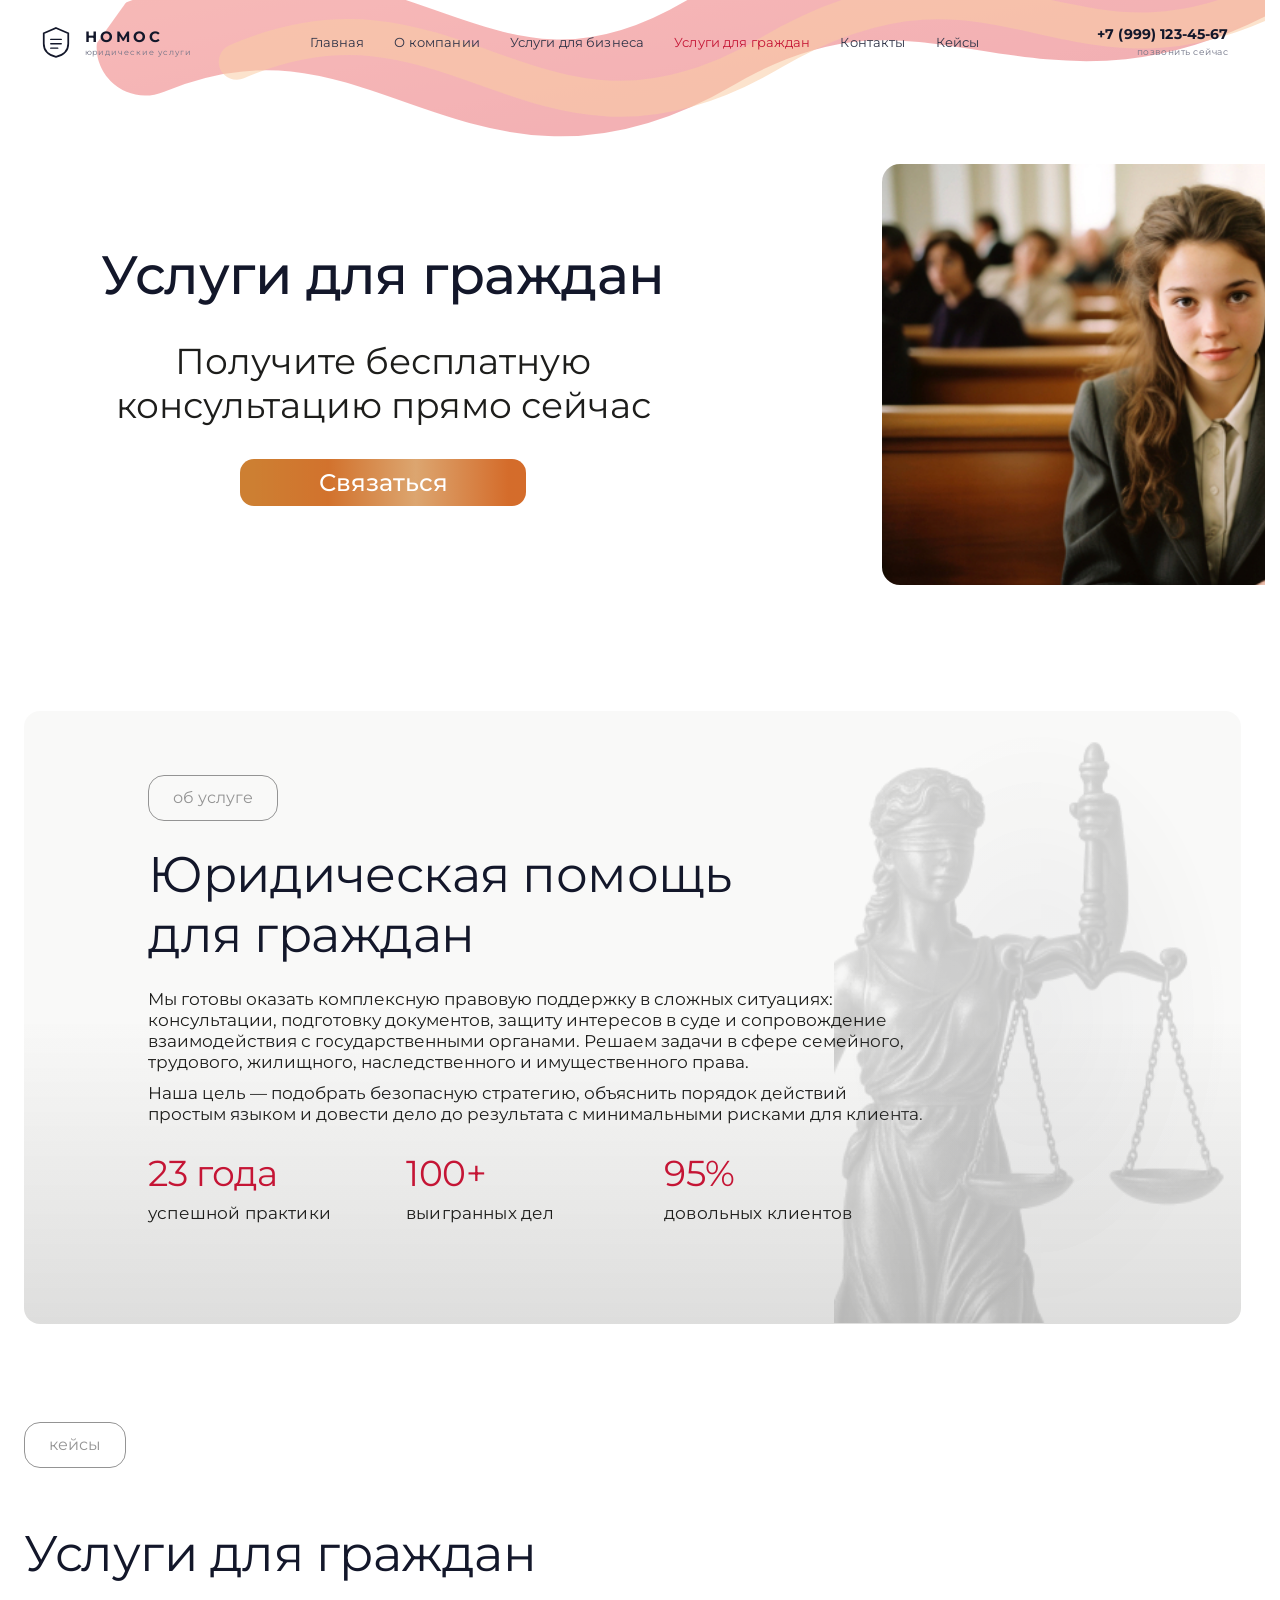
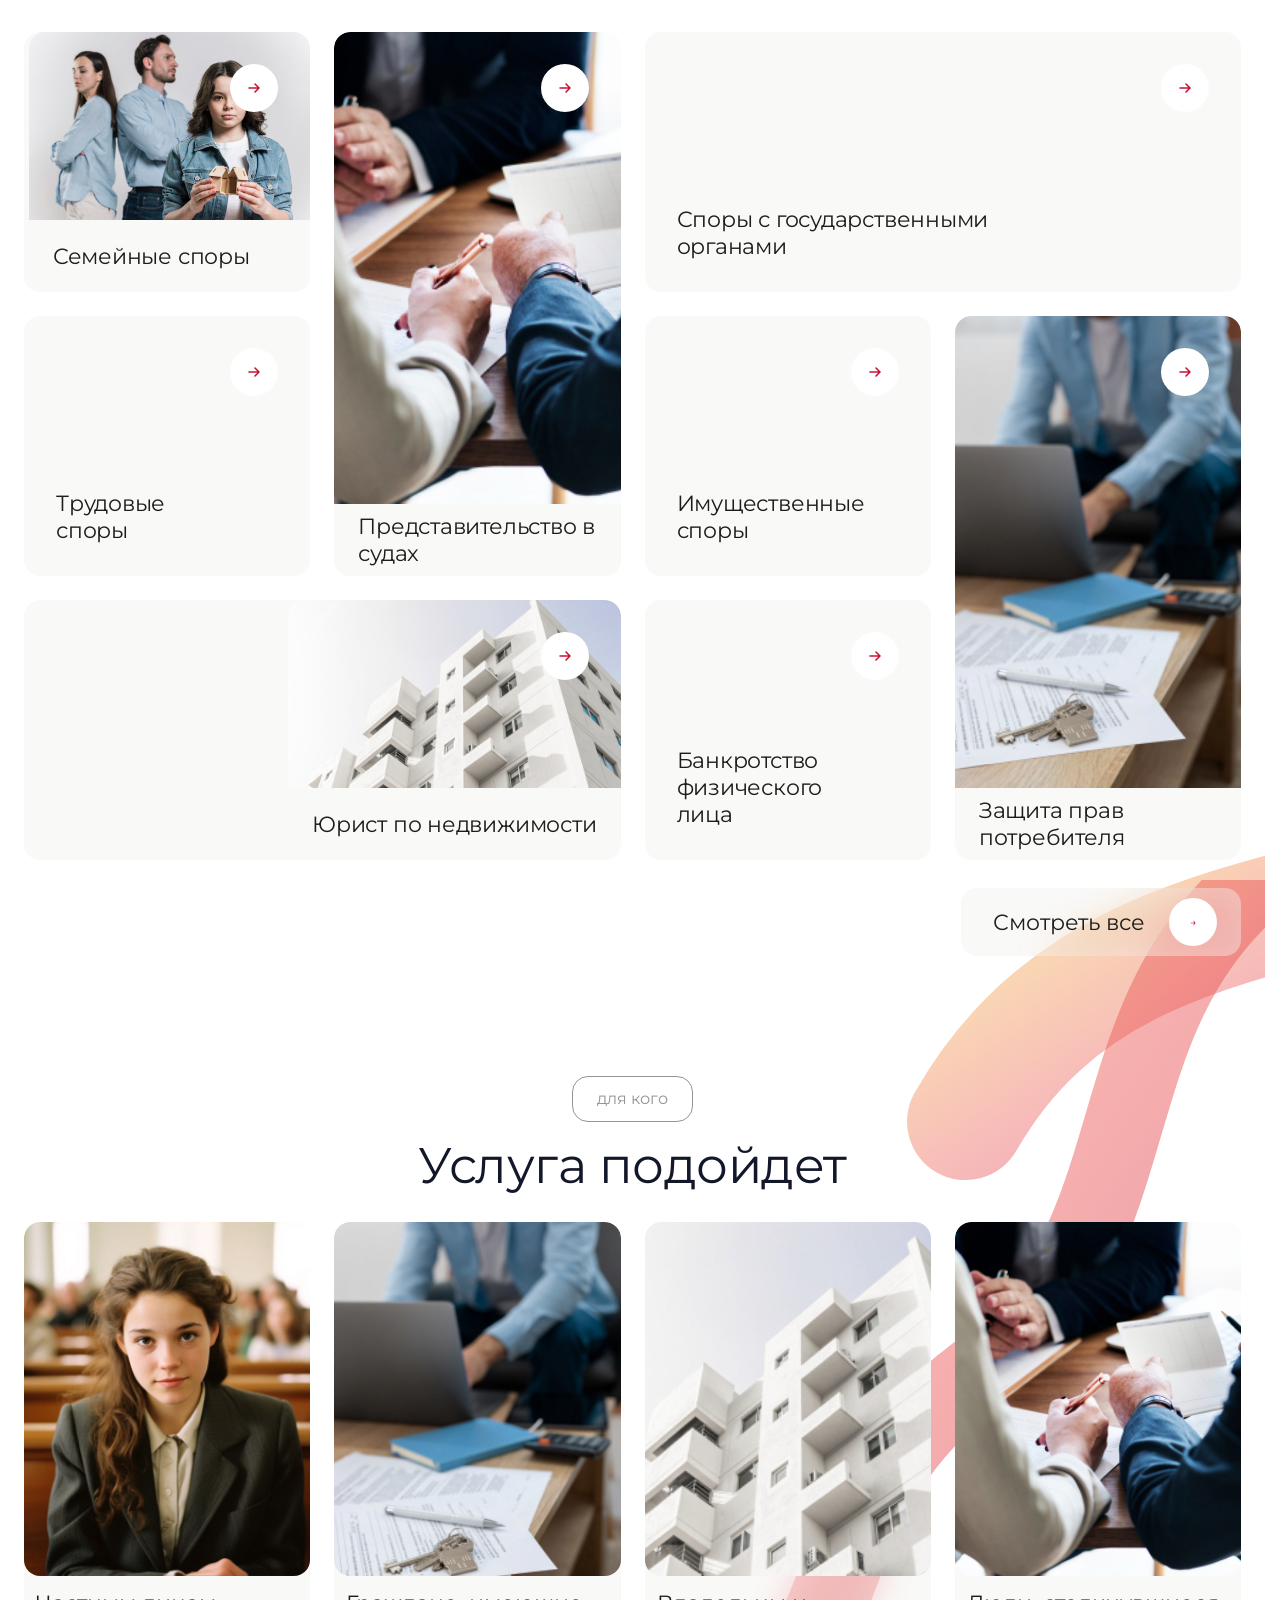
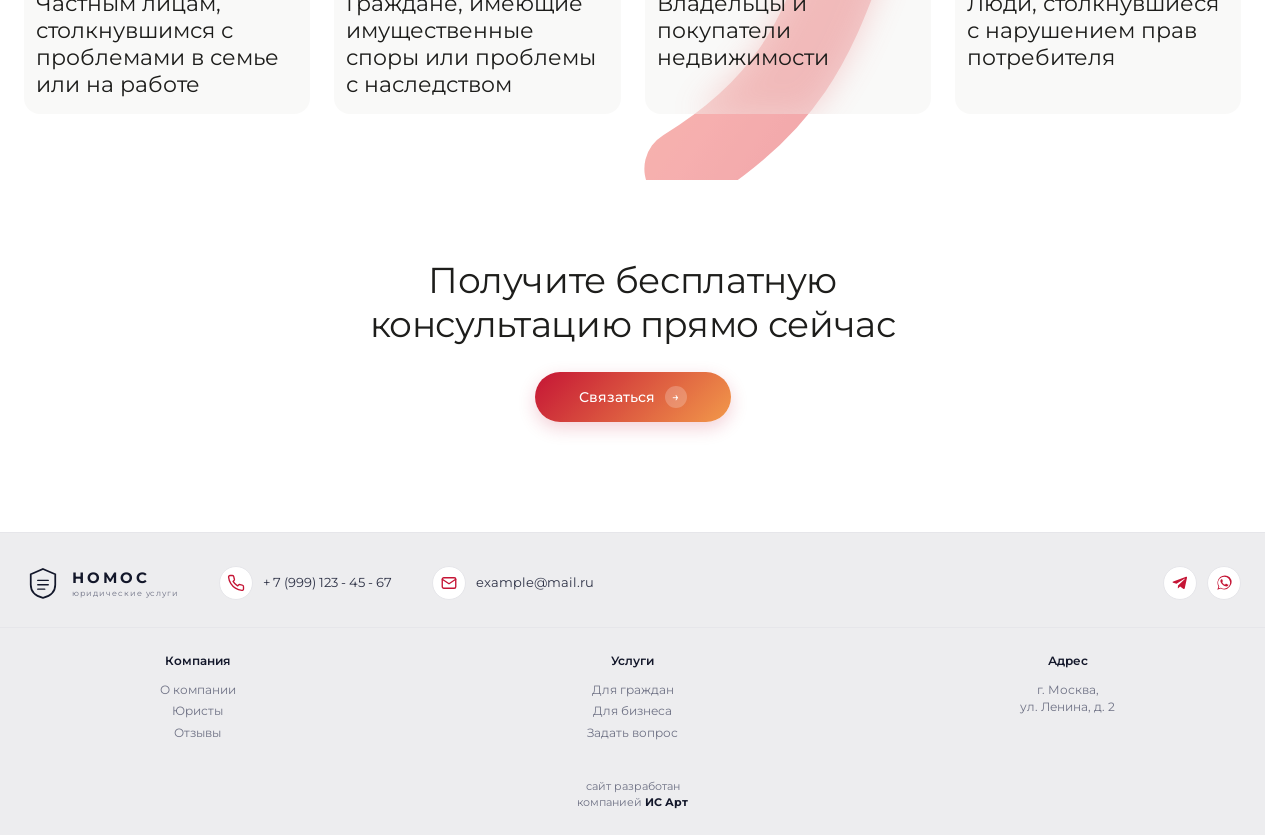
<file: citizens.html>
<!DOCTYPE html>
<html lang="ru">
<head>
  <meta charset="UTF-8" />
  <meta name="viewport" content="width=device-width, initial-scale=1.0" />
  <title>Номос — услуги для граждан</title>
  <link rel="icon" href="images/favicon.svg" type="image/svg+xml" />
  <link rel="preconnect" href="https://fonts.googleapis.com" />
  <link rel="preconnect" href="https://fonts.gstatic.com" crossorigin />
  <link href="https://fonts.googleapis.com/css2?family=Montserrat:wght@300;400;500;600;700&display=swap" rel="stylesheet" />
  <link rel="stylesheet" href="css/style.css" />
  <link rel="stylesheet" href="css/uslugi.css" />
</head>
<body class="services-page services-page--citizens">

  <svg class="ribbon ribbon--hero" viewBox="0 0 900 820" xmlns="http://www.w3.org/2000/svg" aria-hidden="true">
    <defs>
      <linearGradient id="grad1" x1="0" y1="0" x2="1" y2="1">
        <stop offset="0%" stop-color="#F2994A"/>
        <stop offset="50%" stop-color="#EB5757"/>
        <stop offset="100%" stop-color="#C51535"/>
      </linearGradient>
    </defs>
    <path d="M880 30 C 720 130, 820 280, 640 360 C 460 440, 540 580, 340 660 C 200 710, 180 800, 80 810"
          stroke="url(#grad1)" stroke-width="70" fill="none" stroke-linecap="round" opacity="0.85"/>
    <path d="M850 90 C 700 180, 800 320, 620 400 C 440 480, 530 600, 360 680"
          stroke="#F2994A" stroke-width="26" fill="none" stroke-linecap="round" opacity="0.55"/>
  </svg>
  <svg class="ribbon ribbon--about" viewBox="0 0 1400 500" xmlns="http://www.w3.org/2000/svg" aria-hidden="true">
    <path d="M-40 260 C 200 120, 400 400, 700 240 C 1000 80, 1200 380, 1460 220"
          stroke="url(#grad1)" stroke-width="90" fill="none" stroke-linecap="round" opacity="0.75"/>
  </svg>
  <svg class="ribbon ribbon--cta" viewBox="0 0 700 800" xmlns="http://www.w3.org/2000/svg" aria-hidden="true">
    <path d="M680 10 C 540 140, 600 320, 440 440 C 280 560, 360 680, 180 790"
          stroke="url(#grad1)" stroke-width="70" fill="none" stroke-linecap="round" opacity="0.8"/>
  </svg>

  <header class="site-header">
    <div class="container header__inner">
      <a href="index.html" class="logo" aria-label="Номос — юридические услуги">
        <span class="logo__mark" aria-hidden="true">
          <svg viewBox="0 0 32 36" width="28" height="32"><path d="M16 2 L30 8 V20 C30 28 24 33 16 35 C8 33 2 28 2 20 V8 Z" fill="none" stroke="#13172A" stroke-width="2"/><path d="M10 15 H22 M10 20 H22 M10 25 H18" stroke="#13172A" stroke-width="1.6" stroke-linecap="round"/></svg>
        </span>
        <span class="logo__text">
          <span class="logo__name">НОМОС</span>
          <span class="logo__sub">юридические услуги</span>
        </span>
      </a>

      <nav class="nav" aria-label="Главное меню">
        <ul class="nav__list">
          <li><a href="index.html" class="nav__link">Главная</a></li>
          <li><a href="onas.html" class="nav__link">О компании</a></li>
          <li><a href="business.html" class="nav__link">Услуги для бизнеса</a></li>
          <li><a href="citizens.html" class="nav__link nav__link--active">Услуги для граждан</a></li>
          <li><a href="kontact.html" class="nav__link">Контакты</a></li>
          <li><a href="keysi.html" class="nav__link">Кейсы</a></li>
        </ul>
      </nav>

      <a href="tel:+79991234567" class="phone">
        <span class="phone__num">+7 (999) 123-45-67</span>
        <span class="phone__sub">позвонить сейчас</span>
      </a>
    </div>
  </header>

  <main>
    <section class="service-hero">
      <div class="container service-hero__inner">
        <div class="service-hero__copy">
          <h1 class="service-hero__title">Услуги для граждан</h1>
          <p class="service-hero__subtitle">Получите бесплатную<br>консультацию прямо сейчас</p>
          <a class="btn btn--primary service-hero__btn" href="kontact.html">Связаться</a>
        </div>
        <figure class="service-hero__media">
          <img src="images/service-court.png" alt="" />
        </figure>
      </div>
    </section>

    <section class="about service-info" id="about">
      <div class="container">
        <div class="about__card service-info__card">
          <span class="pill">об услуге</span>
          <h2 class="about__title">Юридическая помощь<br>для граждан</h2>
          <div class="about__body">
            <p>Мы готовы оказать комплексную правовую поддержку в сложных ситуациях: консультации, подготовку документов, защиту интересов в суде и сопровождение взаимодействия с государственными органами. Решаем задачи в сфере семейного, трудового, жилищного, наследственного и имущественного права.</p>
            <p>Наша цель — подобрать безопасную стратегию, объяснить порядок действий простым языком и довести дело до результата с минимальными рисками для клиента.</p>
          </div>

          <ul class="stats">
            <li class="stat">
              <div class="stat__num">23 года</div>
              <div class="stat__label">успешной практики</div>
            </li>
            <li class="stat">
              <div class="stat__num">100+</div>
              <div class="stat__label">выигранных дел</div>
            </li>
            <li class="stat">
              <div class="stat__num">95%</div>
              <div class="stat__label">довольных клиентов</div>
            </li>
          </ul>

          <div class="about__themis" aria-hidden="true">
            <img src="images/themis.png" alt="" />
          </div>
        </div>
      </div>
    </section>

    <section class="services service-list" id="citizens">
      <div class="container">
        <span class="pill">кейсы</span>
        <h2 class="section-title section-title--left">Услуги для граждан</h2>

        <div class="services__grid">
          <article class="svc-card svc-card--img svc-card--family">
            <img src="images/service-family.png" alt="" class="svc-card__img" />
            <span class="svc-card__tag">категория</span>
            <button class="svc-card__arr" aria-label="Подробнее">
              <svg viewBox="0 0 18 18" width="18" height="18" aria-hidden="true"><path d="M4 9h10M10 5l4 4-4 4" fill="none" stroke="currentColor" stroke-width="1.6" stroke-linecap="round" stroke-linejoin="round"/></svg>
            </button>
            <h3 class="svc-card__title">Семейные споры</h3>
          </article>
          <article class="svc-card svc-card--labor">
            <span class="svc-card__tag">категория</span>
            <button class="svc-card__arr" aria-label="Подробнее">
              <svg viewBox="0 0 18 18" width="18" height="18" aria-hidden="true"><path d="M4 9h10M10 5l4 4-4 4" fill="none" stroke="currentColor" stroke-width="1.6" stroke-linecap="round" stroke-linejoin="round"/></svg>
            </button>
            <h3 class="svc-card__title">Трудовые споры</h3>
          </article>
          <article class="svc-card svc-card--img svc-card--court">
            <img src="images/service-labor.png" alt="" class="svc-card__img" />
            <span class="svc-card__tag">категория</span>
            <button class="svc-card__arr" aria-label="Подробнее">
              <svg viewBox="0 0 18 18" width="18" height="18" aria-hidden="true"><path d="M4 9h10M10 5l4 4-4 4" fill="none" stroke="currentColor" stroke-width="1.6" stroke-linecap="round" stroke-linejoin="round"/></svg>
            </button>
            <h3 class="svc-card__title">Представительство в судах</h3>
          </article>
          <article class="svc-card svc-card--state">
            <span class="svc-card__tag">категория</span>
            <button class="svc-card__arr" aria-label="Подробнее">
              <svg viewBox="0 0 18 18" width="18" height="18" aria-hidden="true"><path d="M4 9h10M10 5l4 4-4 4" fill="none" stroke="currentColor" stroke-width="1.6" stroke-linecap="round" stroke-linejoin="round"/></svg>
            </button>
            <h3 class="svc-card__title">Споры с государственными органами</h3>
          </article>
          <article class="svc-card svc-card--img svc-card--estate">
            <img src="images/service-real-estate.png" alt="" class="svc-card__img" />
            <span class="svc-card__tag">категория</span>
            <a href="n.html" class="svc-card__arr" aria-label="Подробнее о юристе по недвижимости">
              <svg viewBox="0 0 18 18" width="18" height="18" aria-hidden="true"><path d="M4 9h10M10 5l4 4-4 4" fill="none" stroke="currentColor" stroke-width="1.6" stroke-linecap="round" stroke-linejoin="round"/></svg>
            </a>
            <h3 class="svc-card__title">Юрист по недвижимости</h3>
          </article>
          <article class="svc-card svc-card--property">
            <span class="svc-card__tag">категория</span>
            <button class="svc-card__arr" aria-label="Подробнее">
              <svg viewBox="0 0 18 18" width="18" height="18" aria-hidden="true"><path d="M4 9h10M10 5l4 4-4 4" fill="none" stroke="currentColor" stroke-width="1.6" stroke-linecap="round" stroke-linejoin="round"/></svg>
            </button>
            <h3 class="svc-card__title">Имущественные споры</h3>
          </article>
          <article class="svc-card svc-card--bankruptcy">
            <span class="svc-card__tag">категория</span>
            <button class="svc-card__arr" aria-label="Подробнее">
              <svg viewBox="0 0 18 18" width="18" height="18" aria-hidden="true"><path d="M4 9h10M10 5l4 4-4 4" fill="none" stroke="currentColor" stroke-width="1.6" stroke-linecap="round" stroke-linejoin="round"/></svg>
            </button>
            <h3 class="svc-card__title">Банкротство физического лица</h3>
          </article>
          <article class="svc-card svc-card--img svc-card--consumer">
            <img src="images/service-consumer.png" alt="" class="svc-card__img" />
            <span class="svc-card__tag">категория</span>
            <button class="svc-card__arr" aria-label="Подробнее">
              <svg viewBox="0 0 18 18" width="18" height="18" aria-hidden="true"><path d="M4 9h10M10 5l4 4-4 4" fill="none" stroke="currentColor" stroke-width="1.6" stroke-linecap="round" stroke-linejoin="round"/></svg>
            </button>
            <h3 class="svc-card__title">Защита прав потребителя</h3>
          </article>
        </div>

        <div class="services__see-all">
          <a href="#" class="see-all">Смотреть все <span class="see-all__arr">→</span></a>
        </div>
      </div>
    </section>

    <section class="fit" id="cases">
      <div class="container">
        <div class="section-head section-head--center">
          <span class="pill">для кого</span>
          <h2 class="section-title">Услуга подойдет</h2>
        </div>
        <div class="fit__grid">
          <article class="fit-card">
            <img src="images/service-court.png" alt="" />
            <h3>Частным лицам, столкнувшимся с проблемами в семье или на работе</h3>
          </article>
          <article class="fit-card">
            <img src="images/service-consumer.png" alt="" />
            <h3>Граждане, имеющие имущественные споры или проблемы с наследством</h3>
          </article>
          <article class="fit-card">
            <img src="images/service-real-estate.png" alt="" />
            <h3>Владельцы и покупатели недвижимости</h3>
          </article>
          <article class="fit-card">
            <img src="images/service-labor.png" alt="" />
            <h3>Люди, столкнувшиеся с нарушением прав потребителя</h3>
          </article>
        </div>
      </div>
    </section>

    <section class="cta" id="contacts">
      <div class="container cta__inner">
        <h2 class="cta__title">Получите бесплатную<br>консультацию прямо сейчас</h2>
        <a href="kontact.html" class="btn btn--primary cta__btn">Связаться <span class="btn__arr">→</span></a>
      </div>
    </section>
  </main>

  <footer class="site-footer">
    <div class="container footer__top">
      <a href="index.html" class="logo">
        <span class="logo__mark" aria-hidden="true">
          <svg viewBox="0 0 32 36" width="28" height="32"><path d="M16 2 L30 8 V20 C30 28 24 33 16 35 C8 33 2 28 2 20 V8 Z" fill="none" stroke="#13172A" stroke-width="2"/><path d="M10 15 H22 M10 20 H22 M10 25 H18" stroke="#13172A" stroke-width="1.6" stroke-linecap="round"/></svg>
        </span>
        <span class="logo__text">
          <span class="logo__name">НОМОС</span>
          <span class="logo__sub">юридические услуги</span>
        </span>
      </a>

      <a href="tel:+79991234567" class="footer__contact">
        <span class="footer__icon" aria-hidden="true">
          <svg viewBox="0 0 24 24" width="18" height="18" fill="none" stroke="#C51535" stroke-width="1.8" stroke-linecap="round" stroke-linejoin="round"><path d="M22 16.92v3a2 2 0 0 1-2.18 2 19.8 19.8 0 0 1-8.63-3.07 19.5 19.5 0 0 1-6-6A19.8 19.8 0 0 1 2.12 4.18 2 2 0 0 1 4.11 2h3a2 2 0 0 1 2 1.72 12.8 12.8 0 0 0 .7 2.81 2 2 0 0 1-.45 2.11L8.09 9.91a16 16 0 0 0 6 6l1.27-1.27a2 2 0 0 1 2.11-.45 12.8 12.8 0 0 0 2.81.7A2 2 0 0 1 22 16.92z"/></svg>
        </span>
        <span>+ 7 (999) 123 - 45 - 67</span>
      </a>

      <a href="mailto:example@mail.ru" class="footer__contact">
        <span class="footer__icon" aria-hidden="true">
          <svg viewBox="0 0 24 24" width="18" height="18" fill="none" stroke="#C51535" stroke-width="1.8" stroke-linecap="round" stroke-linejoin="round"><rect x="3" y="5" width="18" height="14" rx="2"/><path d="M3 7l9 6 9-6"/></svg>
        </span>
        <span>example@mail.ru</span>
      </a>

      <div class="socials">
        <a href="#" class="social" aria-label="Telegram"><svg viewBox="0 0 24 24" width="16" height="16" fill="#C51535"><path d="M9.04 15.84l-.37 4.17c.53 0 .76-.23 1.03-.5l2.47-2.36 5.12 3.75c.94.52 1.6.25 1.85-.86l3.36-15.74c.33-1.47-.53-2.05-1.44-1.72L1.98 9.93c-1.43.55-1.4 1.35-.24 1.71l5.1 1.59 11.84-7.47c.56-.35 1.07-.16.65.21"/></svg></a>
        <a href="#" class="social" aria-label="WhatsApp"><svg viewBox="0 0 24 24" width="16" height="16" fill="#C51535"><path d="M20.5 3.5A11 11 0 0 0 3.6 17.1L2 22l5.1-1.6A11 11 0 0 0 20.5 3.5zm-8.5 17a9 9 0 0 1-4.6-1.3l-.3-.2-3 .9.9-2.9-.2-.3A9 9 0 1 1 12 20.5zm5-6.4c-.3-.1-1.6-.8-1.8-.9-.3-.1-.4-.1-.6.1-.2.3-.7.9-.8 1-.2.2-.3.2-.5.1-.3-.1-1.2-.4-2.3-1.4-.9-.8-1.4-1.7-1.6-2-.2-.3 0-.5.1-.6.1-.1.3-.3.4-.5.1-.2.2-.3.3-.5s0-.4 0-.5c-.1-.1-.6-1.5-.8-2-.2-.5-.4-.4-.6-.5h-.5c-.2 0-.5.1-.7.3-.3.3-1 1-1 2.3s1 2.7 1.2 2.9c.1.2 2.1 3.2 5 4.5.7.3 1.3.5 1.7.6.7.2 1.4.2 1.9.1.6-.1 1.6-.7 1.9-1.3.2-.6.2-1.1.2-1.3-.1-.1-.3-.2-.6-.3z"/></svg></a>
      </div>
    </div>

    <div class="container footer__cols">
      <div class="footer__col">
        <h4 class="footer__heading">Компания</h4>
        <a href="onas.html">О компании</a>
        <a href="index.html#specialists">Юристы</a>
        <a href="index.html#reviews">Отзывы</a>
      </div>
      <div class="footer__col">
        <h4 class="footer__heading">Услуги</h4>
        <a href="citizens.html">Для граждан</a>
        <a href="business.html">Для бизнеса</a>
        <a href="kontact.html">Задать вопрос</a>
      </div>
      <div class="footer__col">
        <h4 class="footer__heading">Адрес</h4>
        <a href="kontact.html">г. Москва,<br>ул. Ленина, д. 2</a>
      </div>
    </div>

    <div class="footer__bottom">
      сайт разработан<br>компанией <strong>ИС Арт</strong>
    </div>
  </footer>

  <script src="js/main.js" defer></script>
</body>
</html>
</file>
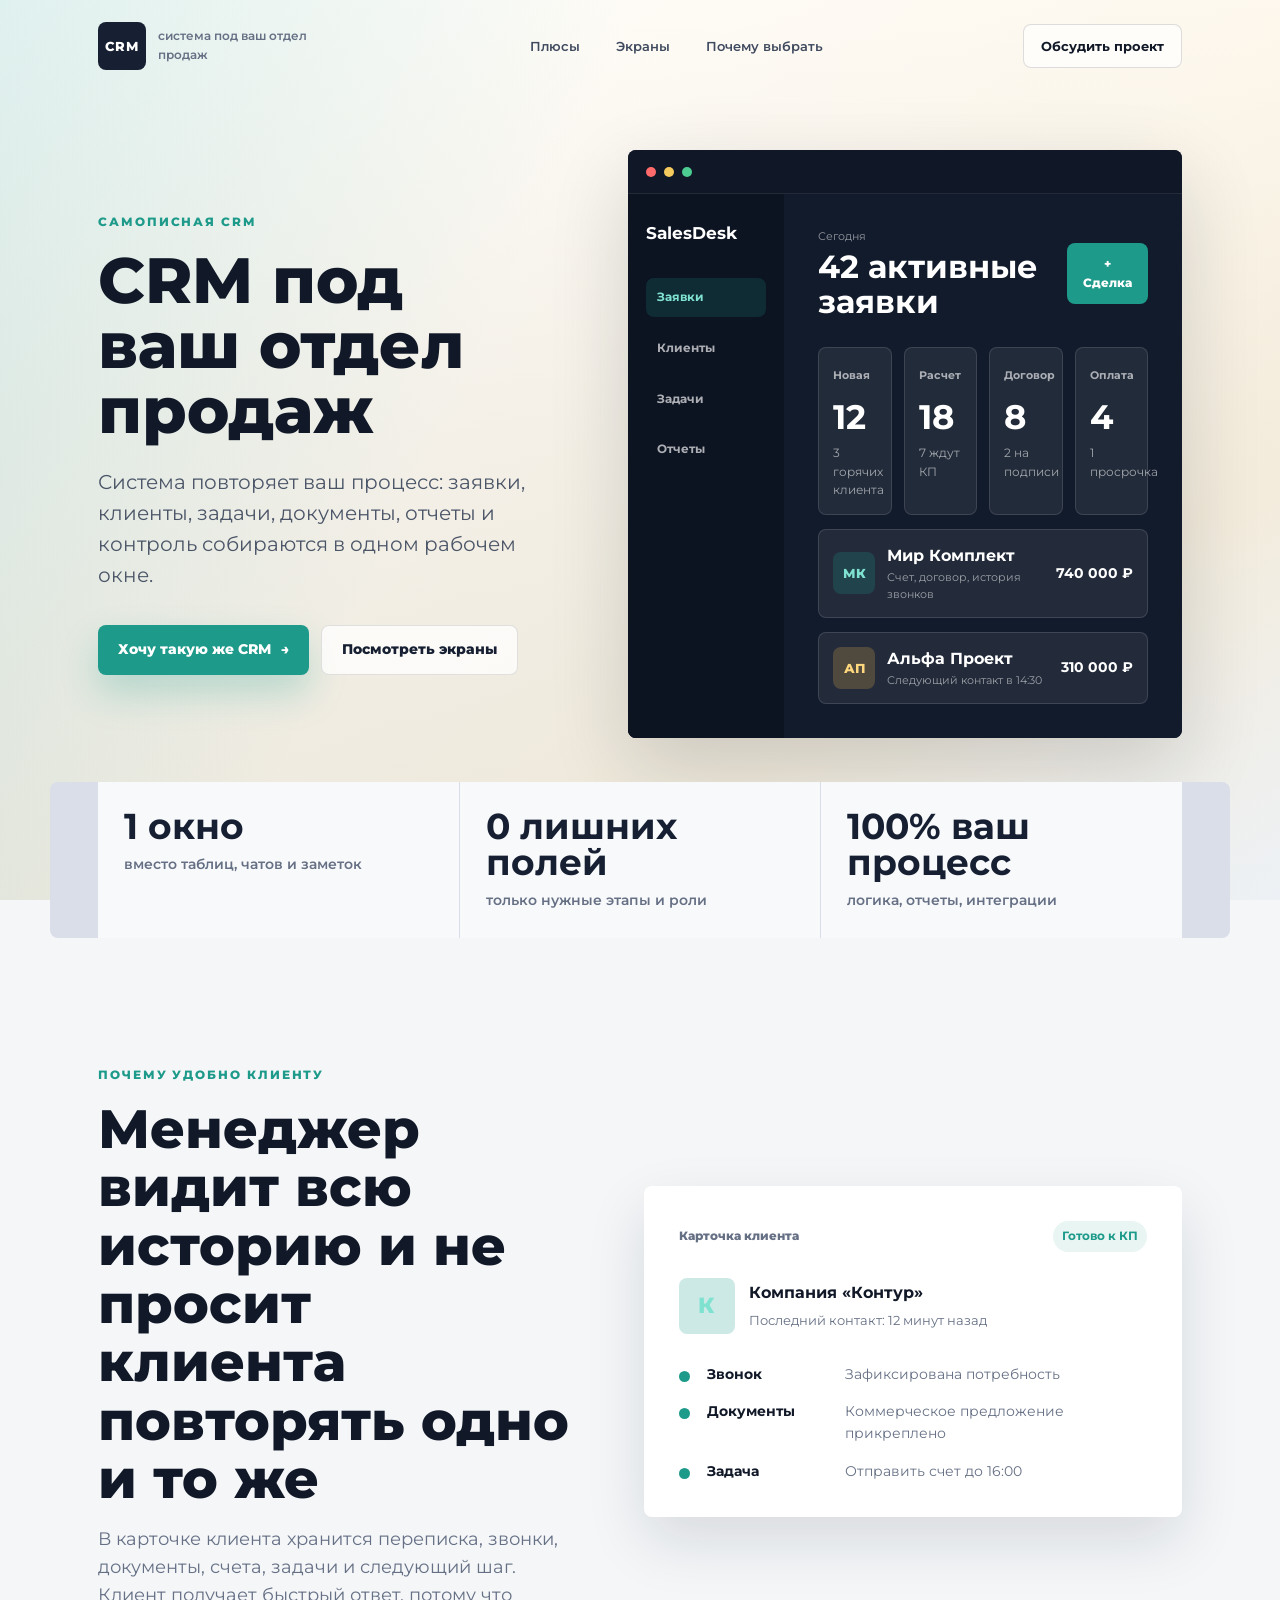
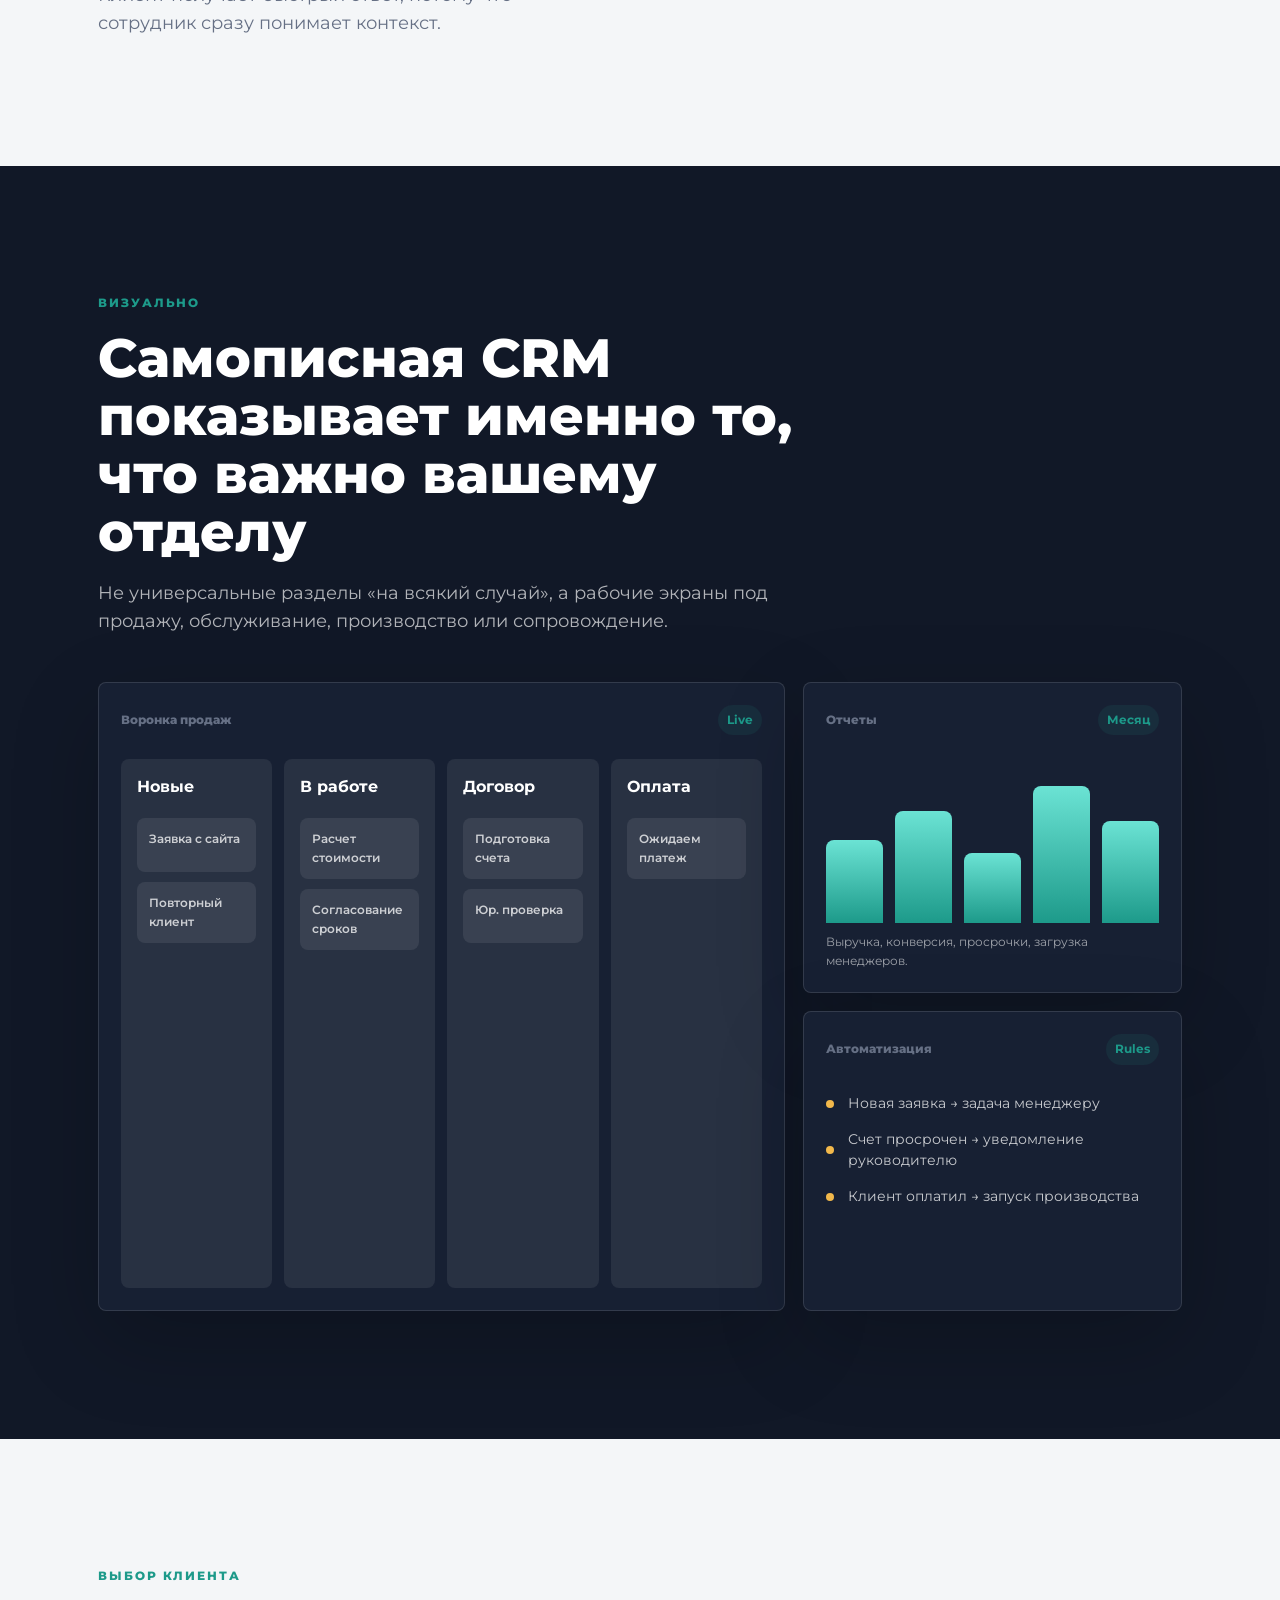
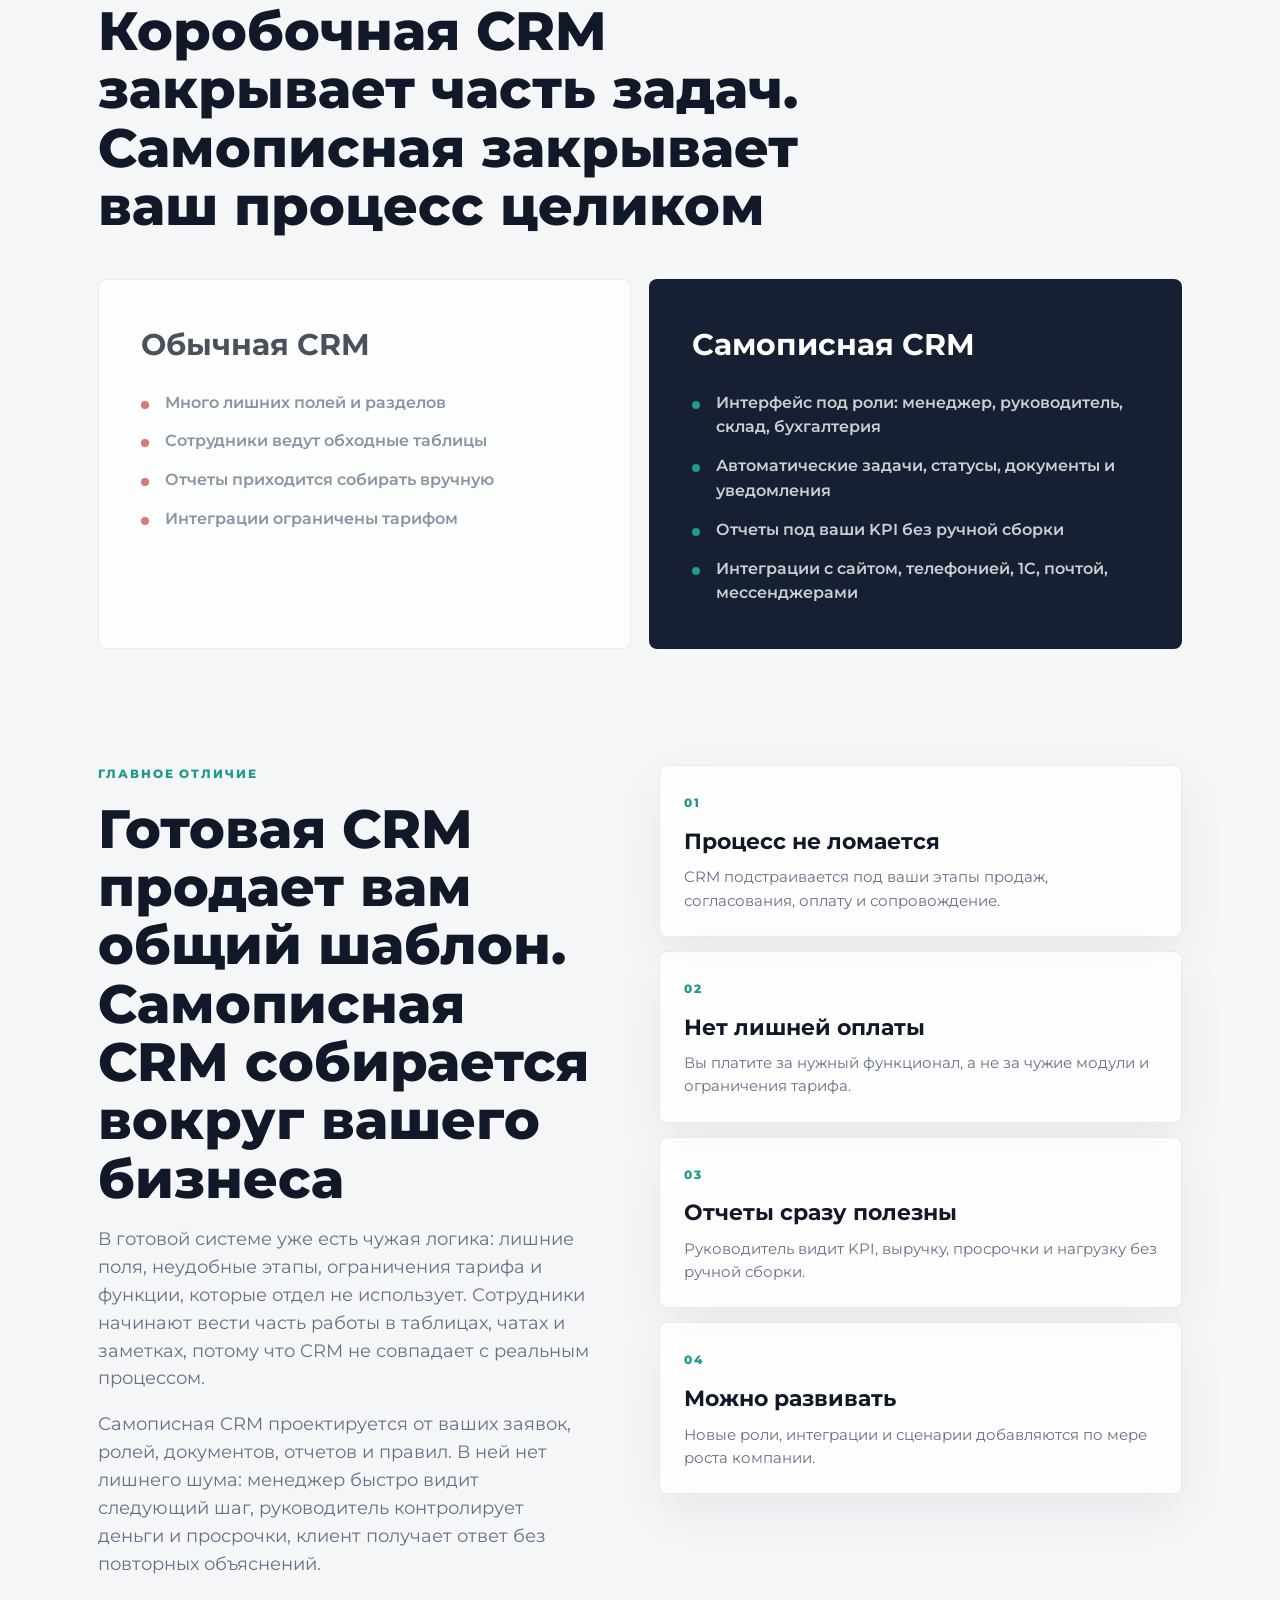
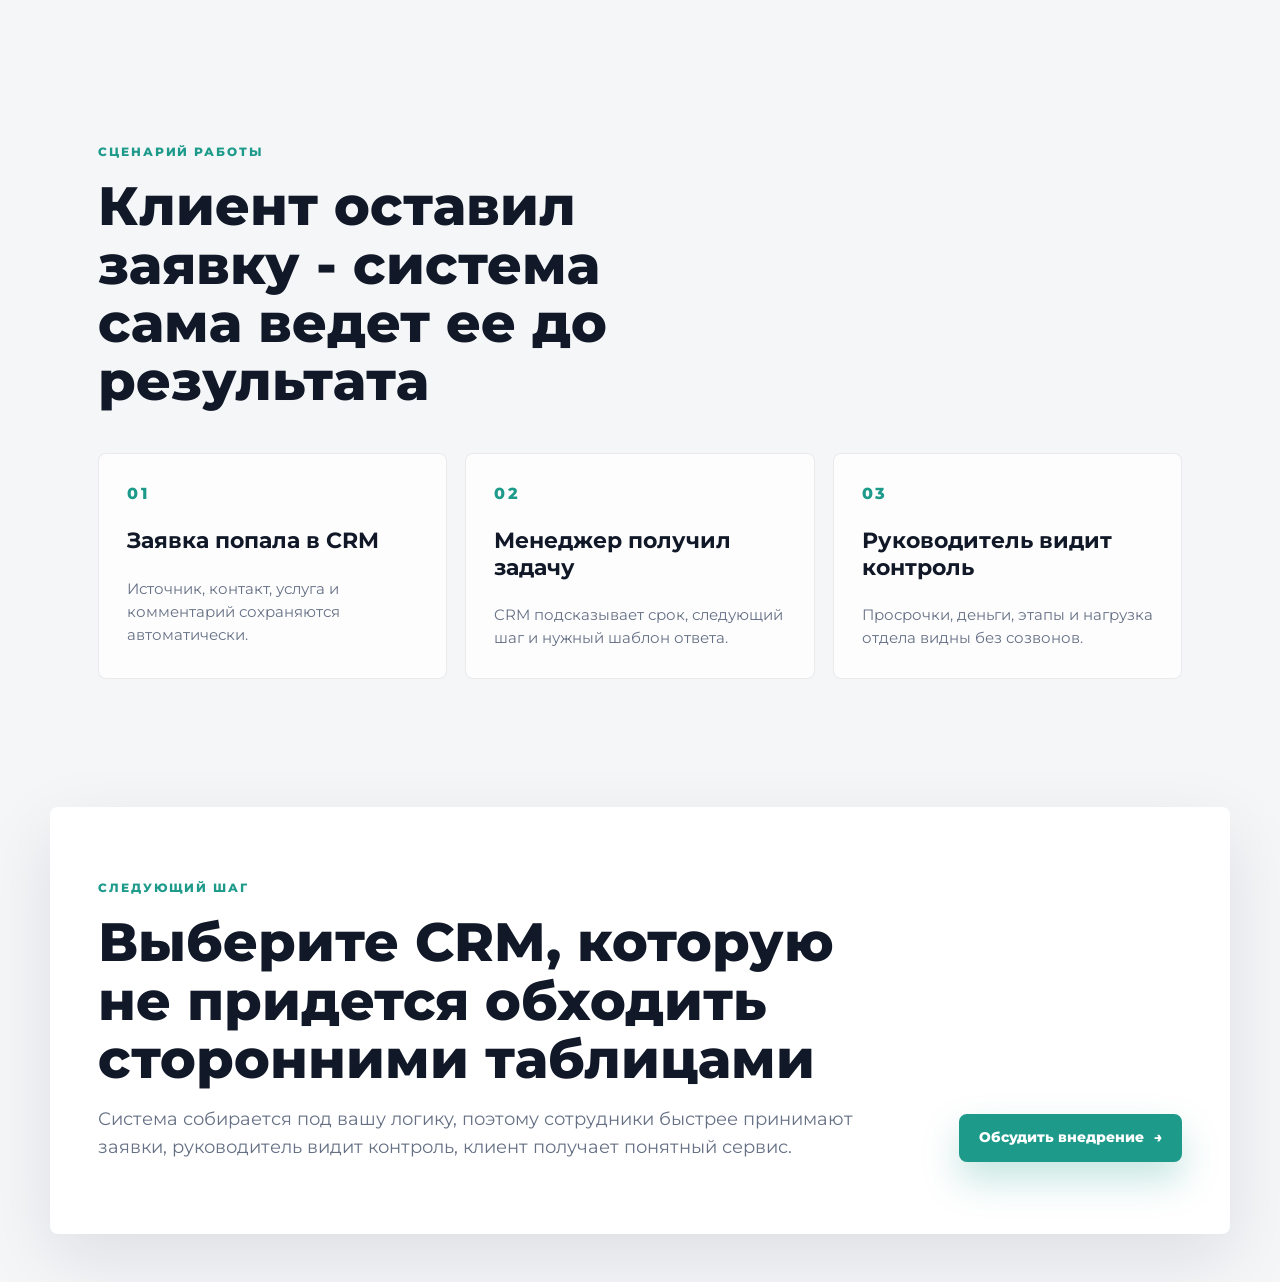
<file: crm.html>
<!DOCTYPE html>
<html lang="ru">
<head>
  <meta charset="UTF-8" />
  <meta name="viewport" content="width=device-width, initial-scale=1.0" />
  <title>Самописная CRM - система под ваши процессы</title>
  <link rel="icon" href="images/favicon.svg" type="image/svg+xml" />
  <link rel="preconnect" href="https://fonts.googleapis.com" />
  <link rel="preconnect" href="https://fonts.gstatic.com" crossorigin />
  <link href="https://fonts.googleapis.com/css2?family=Montserrat:wght@400;500;600;700;800&display=swap" rel="stylesheet" />
  <link rel="stylesheet" href="css/crm.css" />
</head>
<body>
  <header class="crm-header">
    <a href="index.html" class="logo" aria-label="На главную">
      <span class="logo__mark">CRM</span>
      <span class="logo__text">система под ваш отдел продаж</span>
    </a>

    <nav class="top-nav" aria-label="Навигация по странице">
      <a href="#benefits">Плюсы</a>
      <a href="#screens">Экраны</a>
      <a href="#choice">Почему выбрать</a>
    </nav>

    <a class="header-link" href="#brief">Обсудить проект</a>
  </header>

  <main>
    <section class="hero" aria-labelledby="hero-title">
      <div class="hero__content">
        <p class="eyebrow">Самописная CRM</p>
        <h1 id="hero-title">CRM под ваш отдел продаж</h1>
        <p class="hero__lead">Система повторяет ваш процесс: заявки, клиенты, задачи, документы, отчеты и контроль собираются в одном рабочем окне.</p>
        <div class="hero__actions">
          <a class="btn btn--primary" href="mailto:daniil.shelesteev@yandex.ru?subject=%D0%A5%D0%BE%D1%87%D1%83%20%D1%82%D0%B0%D0%BA%D1%83%D1%8E%20%D0%B6%D0%B5%20CRM">Хочу такую же CRM <span aria-hidden="true">→</span></a>
          <a class="btn btn--ghost" href="#screens">Посмотреть экраны</a>
        </div>
      </div>

      <div class="hero__visual" aria-label="Макет интерфейса CRM" role="img">
        <div class="browser-bar">
          <span></span>
          <span></span>
          <span></span>
        </div>
        <div class="crm-shell">
          <aside class="mock-nav">
            <strong>SalesDesk</strong>
            <span class="active">Заявки</span>
            <span>Клиенты</span>
            <span>Задачи</span>
            <span>Отчеты</span>
          </aside>
          <section class="mock-workspace">
            <div class="mock-head">
              <div>
                <small>Сегодня</small>
                <strong>42 активные заявки</strong>
              </div>
              <button>+ Сделка</button>
            </div>
            <div class="pipeline">
              <article>
                <span>Новая</span>
                <strong>12</strong>
                <p>3 горячих клиента</p>
              </article>
              <article>
                <span>Расчет</span>
                <strong>18</strong>
                <p>7 ждут КП</p>
              </article>
              <article>
                <span>Договор</span>
                <strong>8</strong>
                <p>2 на подписи</p>
              </article>
              <article>
                <span>Оплата</span>
                <strong>4</strong>
                <p>1 просрочка</p>
              </article>
            </div>
            <div class="client-row">
              <span class="avatar">МК</span>
              <div>
                <strong>Мир Комплект</strong>
                <small>Счет, договор, история звонков</small>
              </div>
              <b>740 000 ₽</b>
            </div>
            <div class="client-row">
              <span class="avatar avatar--gold">АП</span>
              <div>
                <strong>Альфа Проект</strong>
                <small>Следующий контакт в 14:30</small>
              </div>
              <b>310 000 ₽</b>
            </div>
          </section>
        </div>
      </div>
    </section>

    <section class="trust-strip" aria-label="Ключевые преимущества">
      <div>
        <strong>1 окно</strong>
        <span>вместо таблиц, чатов и заметок</span>
      </div>
      <div>
        <strong>0 лишних полей</strong>
        <span>только нужные этапы и роли</span>
      </div>
      <div>
        <strong>100% ваш процесс</strong>
        <span>логика, отчеты, интеграции</span>
      </div>
    </section>

    <section id="benefits" class="section section--split">
      <div class="section__text">
        <p class="eyebrow">Почему удобно клиенту</p>
        <h2>Менеджер видит всю историю и не просит клиента повторять одно и то же</h2>
        <p>В карточке клиента хранится переписка, звонки, документы, счета, задачи и следующий шаг. Клиент получает быстрый ответ, потому что сотрудник сразу понимает контекст.</p>
      </div>

      <div class="client-card visual-panel">
        <div class="panel-head">
          <span>Карточка клиента</span>
          <b>Готово к КП</b>
        </div>
        <div class="profile">
          <span class="profile__avatar">К</span>
          <div>
            <strong>Компания «Контур»</strong>
            <small>Последний контакт: 12 минут назад</small>
          </div>
        </div>
        <ul class="timeline">
          <li><span></span><b>Звонок</b><em>Зафиксирована потребность</em></li>
          <li><span></span><b>Документы</b><em>Коммерческое предложение прикреплено</em></li>
          <li><span></span><b>Задача</b><em>Отправить счет до 16:00</em></li>
        </ul>
      </div>
    </section>

    <section id="screens" class="section section--dark">
      <div class="section__intro">
        <p class="eyebrow">Визуально</p>
        <h2>Самописная CRM показывает именно то, что важно вашему отделу</h2>
        <p>Не универсальные разделы «на всякий случай», а рабочие экраны под продажу, обслуживание, производство или сопровождение.</p>
      </div>

      <div class="screen-grid">
        <article class="screen-shot screen-shot--wide">
          <div class="screen-shot__bar">
            <span>Воронка продаж</span>
            <b>Live</b>
          </div>
          <div class="kanban">
            <div><strong>Новые</strong><p>Заявка с сайта</p><p>Повторный клиент</p></div>
            <div><strong>В работе</strong><p>Расчет стоимости</p><p>Согласование сроков</p></div>
            <div><strong>Договор</strong><p>Подготовка счета</p><p>Юр. проверка</p></div>
            <div><strong>Оплата</strong><p>Ожидаем платеж</p></div>
          </div>
        </article>

        <article class="screen-shot">
          <div class="screen-shot__bar">
            <span>Отчеты</span>
            <b>Месяц</b>
          </div>
          <div class="chart">
            <span style="height: 52%"></span>
            <span style="height: 70%"></span>
            <span style="height: 44%"></span>
            <span style="height: 86%"></span>
            <span style="height: 64%"></span>
          </div>
          <p class="screen-note">Выручка, конверсия, просрочки, загрузка менеджеров.</p>
        </article>

        <article class="screen-shot">
          <div class="screen-shot__bar">
            <span>Автоматизация</span>
            <b>Rules</b>
          </div>
          <div class="rules">
            <p><span></span>Новая заявка → задача менеджеру</p>
            <p><span></span>Счет просрочен → уведомление руководителю</p>
            <p><span></span>Клиент оплатил → запуск производства</p>
          </div>
        </article>
      </div>
    </section>

    <section id="choice" class="section compare-section">
      <div class="section__intro">
        <p class="eyebrow">Выбор клиента</p>
        <h2>Коробочная CRM закрывает часть задач. Самописная закрывает ваш процесс целиком</h2>
      </div>

      <div class="compare">
        <div class="compare__side compare__side--muted">
          <h3>Обычная CRM</h3>
          <ul>
            <li>Много лишних полей и разделов</li>
            <li>Сотрудники ведут обходные таблицы</li>
            <li>Отчеты приходится собирать вручную</li>
            <li>Интеграции ограничены тарифом</li>
          </ul>
        </div>
        <div class="compare__side compare__side--accent">
          <h3>Самописная CRM</h3>
          <ul>
            <li>Интерфейс под роли: менеджер, руководитель, склад, бухгалтерия</li>
            <li>Автоматические задачи, статусы, документы и уведомления</li>
            <li>Отчеты под ваши KPI без ручной сборки</li>
            <li>Интеграции с сайтом, телефонией, 1С, почтой, мессенджерами</li>
          </ul>
        </div>
      </div>
    </section>

    <section class="section better-section" aria-labelledby="better-title">
      <div class="better-copy">
        <p class="eyebrow">Главное отличие</p>
        <h2 id="better-title">Готовая CRM продает вам общий шаблон. Самописная CRM собирается вокруг вашего бизнеса</h2>
        <p>В готовой системе уже есть чужая логика: лишние поля, неудобные этапы, ограничения тарифа и функции, которые отдел не использует. Сотрудники начинают вести часть работы в таблицах, чатах и заметках, потому что CRM не совпадает с реальным процессом.</p>
        <p>Самописная CRM проектируется от ваших заявок, ролей, документов, отчетов и правил. В ней нет лишнего шума: менеджер быстро видит следующий шаг, руководитель контролирует деньги и просрочки, клиент получает ответ без повторных объяснений.</p>
      </div>

      <div class="better-points" aria-label="Почему самописная CRM лучше готовой">
        <article>
          <span>01</span>
          <h3>Процесс не ломается</h3>
          <p>CRM подстраивается под ваши этапы продаж, согласования, оплату и сопровождение.</p>
        </article>
        <article>
          <span>02</span>
          <h3>Нет лишней оплаты</h3>
          <p>Вы платите за нужный функционал, а не за чужие модули и ограничения тарифа.</p>
        </article>
        <article>
          <span>03</span>
          <h3>Отчеты сразу полезны</h3>
          <p>Руководитель видит KPI, выручку, просрочки и нагрузку без ручной сборки.</p>
        </article>
        <article>
          <span>04</span>
          <h3>Можно развивать</h3>
          <p>Новые роли, интеграции и сценарии добавляются по мере роста компании.</p>
        </article>
      </div>
    </section>

    <section class="section workflow">
      <div class="section__text">
        <p class="eyebrow">Сценарий работы</p>
        <h2>Клиент оставил заявку - система сама ведет ее до результата</h2>
      </div>
      <div class="steps" aria-label="Этапы работы CRM">
        <article>
          <span>01</span>
          <h3>Заявка попала в CRM</h3>
          <p>Источник, контакт, услуга и комментарий сохраняются автоматически.</p>
        </article>
        <article>
          <span>02</span>
          <h3>Менеджер получил задачу</h3>
          <p>CRM подсказывает срок, следующий шаг и нужный шаблон ответа.</p>
        </article>
        <article>
          <span>03</span>
          <h3>Руководитель видит контроль</h3>
          <p>Просрочки, деньги, этапы и нагрузка отдела видны без созвонов.</p>
        </article>
      </div>
    </section>

    <section id="brief" class="final-cta">
      <div>
        <p class="eyebrow">Следующий шаг</p>
        <h2>Выберите CRM, которую не придется обходить сторонними таблицами</h2>
        <p>Система собирается под вашу логику, поэтому сотрудники быстрее принимают заявки, руководитель видит контроль, клиент получает понятный сервис.</p>
      </div>
      <a class="btn btn--primary" href="mailto:daniil.shelesteev@yandex.ru?subject=%D0%9E%D0%B1%D1%81%D1%83%D0%B4%D0%B8%D1%82%D1%8C%20CRM">Обсудить внедрение <span aria-hidden="true">→</span></a>
    </section>
  </main>
</body>
</html>
</file>
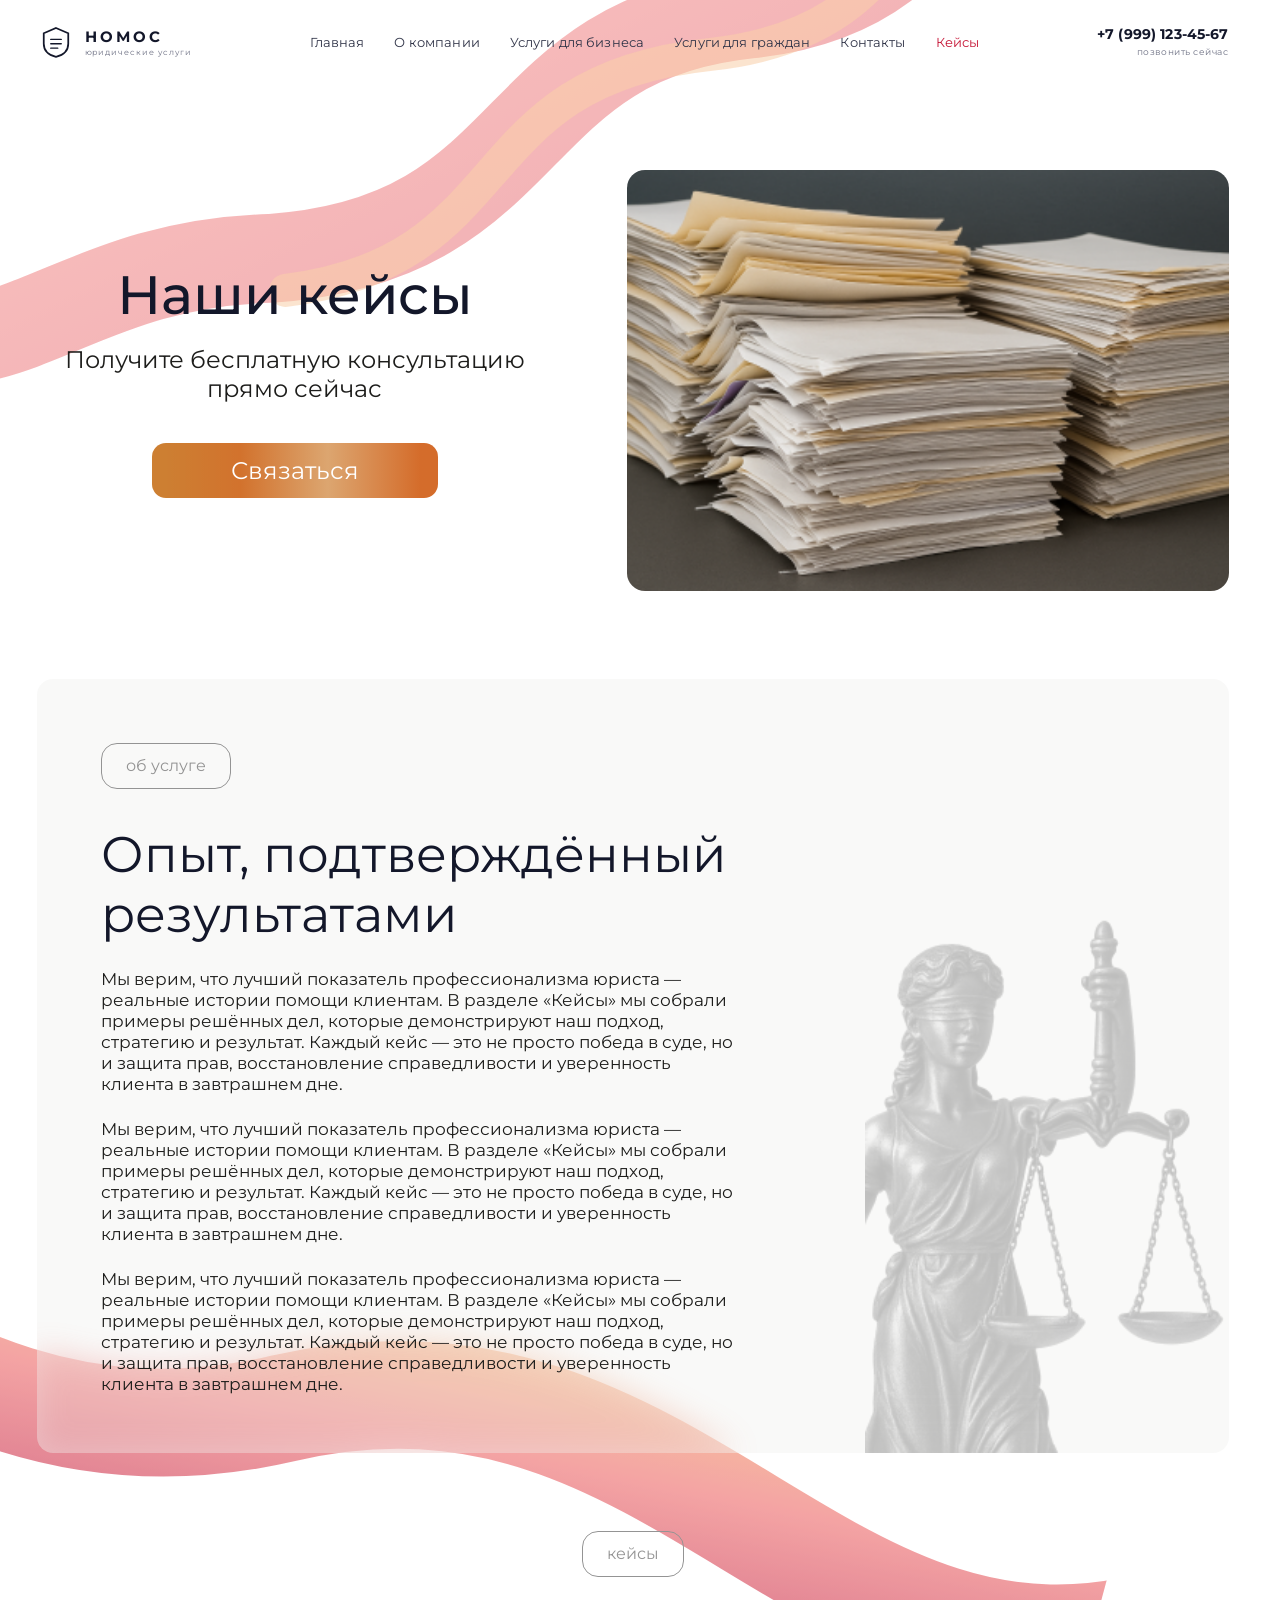
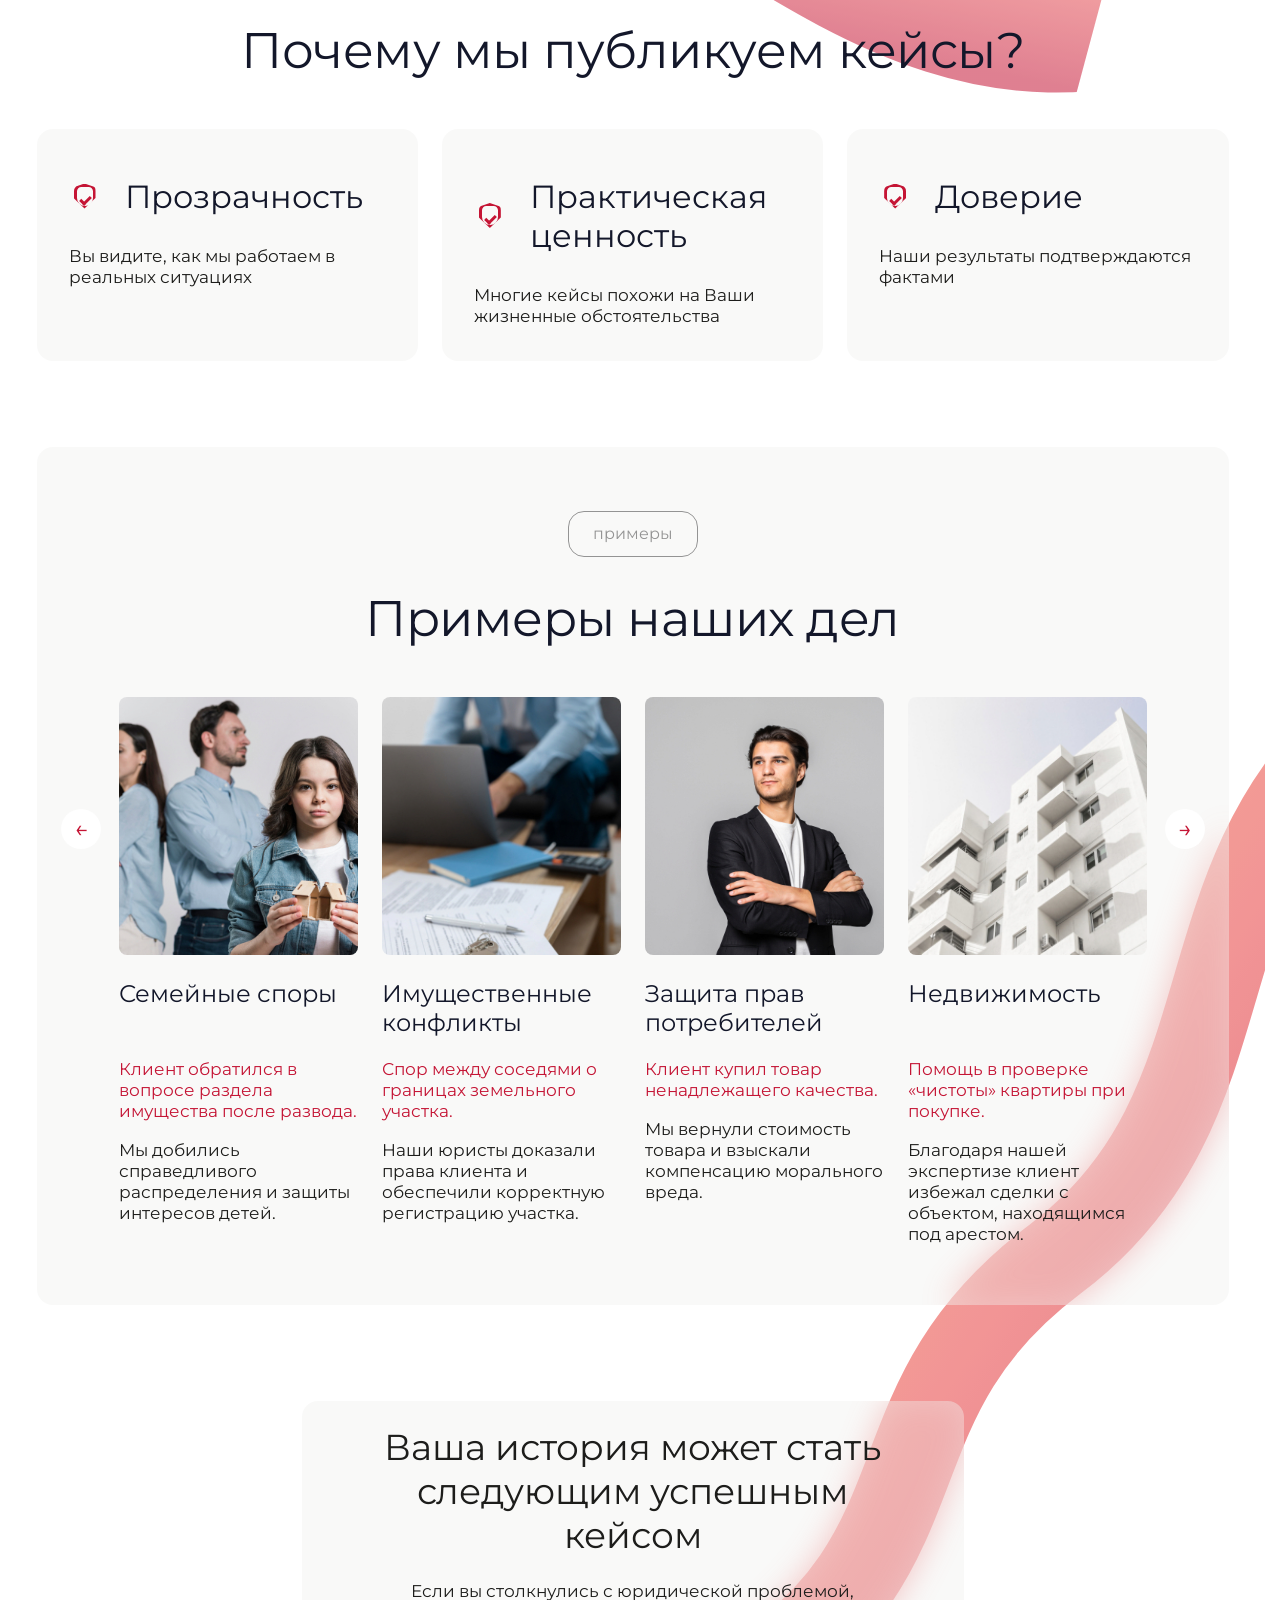
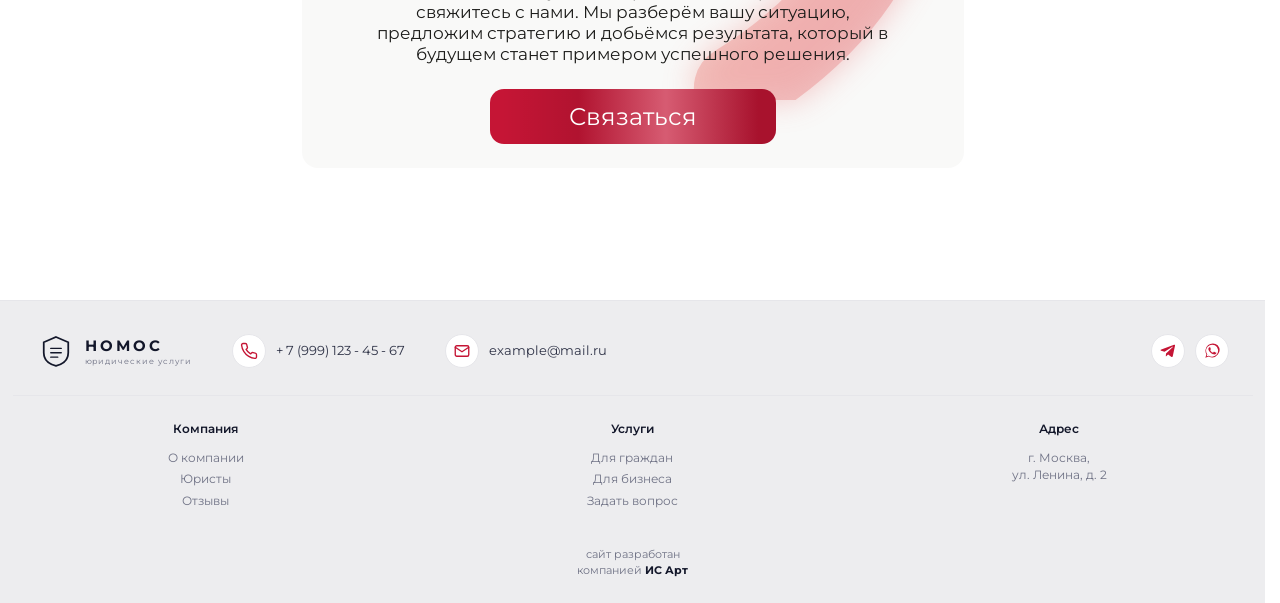
<file: keysi.html>
<!DOCTYPE html>
<html lang="ru">
<head>
  <meta charset="UTF-8" />
  <meta name="viewport" content="width=device-width, initial-scale=1.0" />
  <title>Номос — кейсы</title>
  <link rel="icon" href="images/favicon.svg" type="image/svg+xml" />
  <link rel="preconnect" href="https://fonts.googleapis.com" />
  <link rel="preconnect" href="https://fonts.gstatic.com" crossorigin />
  <link href="https://fonts.googleapis.com/css2?family=Montserrat:wght@300;400;500;600;700&display=swap" rel="stylesheet" />
  <link rel="stylesheet" href="css/style.css" />
  <link rel="stylesheet" href="css/keysi.css" />
</head>
<body class="cases-page">
  <svg class="ribbon ribbon--hero" viewBox="0 0 900 820" xmlns="http://www.w3.org/2000/svg" aria-hidden="true">
    <defs>
      <linearGradient id="grad1" x1="0" y1="0" x2="1" y2="1">
        <stop offset="0%" stop-color="#F2994A"/>
        <stop offset="50%" stop-color="#EB5757"/>
        <stop offset="100%" stop-color="#C51535"/>
      </linearGradient>
    </defs>
    <path d="M880 30 C 720 130, 820 280, 640 360 C 460 440, 540 580, 340 660 C 200 710, 180 800, 80 810"
          stroke="url(#grad1)" stroke-width="70" fill="none" stroke-linecap="round" opacity="0.85"/>
    <path d="M850 90 C 700 180, 800 320, 620 400 C 440 480, 530 600, 360 680"
          stroke="#F2994A" stroke-width="26" fill="none" stroke-linecap="round" opacity="0.55"/>
  </svg>
  <svg class="ribbon ribbon--about" viewBox="0 0 1400 500" xmlns="http://www.w3.org/2000/svg" aria-hidden="true">
    <path d="M-40 260 C 200 120, 400 400, 700 240 C 1000 80, 1200 380, 1460 220"
          stroke="url(#grad1)" stroke-width="90" fill="none" stroke-linecap="round" opacity="0.75"/>
  </svg>
  <svg class="ribbon ribbon--cta" viewBox="0 0 700 800" xmlns="http://www.w3.org/2000/svg" aria-hidden="true">
    <path d="M680 10 C 540 140, 600 320, 440 440 C 280 560, 360 680, 180 790"
          stroke="url(#grad1)" stroke-width="70" fill="none" stroke-linecap="round" opacity="0.8"/>
  </svg>

  <header class="site-header">
    <div class="container header__inner">
      <a href="index.html" class="logo" aria-label="Номос — юридические услуги">
        <span class="logo__mark" aria-hidden="true">
          <svg viewBox="0 0 32 36" width="28" height="32"><path d="M16 2 L30 8 V20 C30 28 24 33 16 35 C8 33 2 28 2 20 V8 Z" fill="none" stroke="#13172A" stroke-width="2"/><path d="M10 15 H22 M10 20 H22 M10 25 H18" stroke="#13172A" stroke-width="1.6" stroke-linecap="round"/></svg>
        </span>
        <span class="logo__text">
          <span class="logo__name">НОМОС</span>
          <span class="logo__sub">юридические услуги</span>
        </span>
      </a>

      <nav class="nav" aria-label="Главное меню">
        <ul class="nav__list">
          <li><a href="index.html" class="nav__link">Главная</a></li>
          <li><a href="onas.html" class="nav__link">О компании</a></li>
          <li><a href="business.html" class="nav__link">Услуги для бизнеса</a></li>
          <li><a href="citizens.html" class="nav__link">Услуги для граждан</a></li>
          <li><a href="kontact.html" class="nav__link">Контакты</a></li>
          <li><a href="keysi.html" class="nav__link nav__link--active">Кейсы</a></li>
        </ul>
      </nav>

      <a href="tel:+79991234567" class="phone">
        <span class="phone__num">+7 (999) 123-45-67</span>
        <span class="phone__sub">позвонить сейчас</span>
      </a>
    </div>
  </header>

  <main>
    <section class="cases-hero">
      <div class="container cases-hero__inner">
        <div class="cases-hero__copy">
          <h1 class="cases-hero__title">Наши кейсы</h1>
          <p class="cases-hero__subtitle">Получите бесплатную консультацию<br>прямо сейчас</p>
          <a class="btn btn--primary cases-hero__btn" href="kontact.html">Связаться</a>
        </div>
        <figure class="cases-hero__media">
          <img src="images/service-contracts.png" alt="" />
        </figure>
      </div>
    </section>

    <section class="cases-intro" aria-labelledby="cases-intro-title">
      <div class="container">
        <div class="cases-intro__card">
          <div class="cases-intro__content">
            <span class="pill">об услуге</span>
            <h2 class="cases-intro__title" id="cases-intro-title">Опыт, подтверждённый результатами</h2>
            <div class="cases-intro__text">
              <p>Мы верим, что лучший показатель профессионализма юриста — реальные истории помощи клиентам. В разделе «Кейсы» мы собрали примеры решённых дел, которые демонстрируют наш подход, стратегию и результат. Каждый кейс — это не просто победа в суде, но и защита прав, восстановление справедливости и уверенность клиента в завтрашнем дне.</p>
              <p>Мы верим, что лучший показатель профессионализма юриста — реальные истории помощи клиентам. В разделе «Кейсы» мы собрали примеры решённых дел, которые демонстрируют наш подход, стратегию и результат. Каждый кейс — это не просто победа в суде, но и защита прав, восстановление справедливости и уверенность клиента в завтрашнем дне.</p>
              <p>Мы верим, что лучший показатель профессионализма юриста — реальные истории помощи клиентам. В разделе «Кейсы» мы собрали примеры решённых дел, которые демонстрируют наш подход, стратегию и результат. Каждый кейс — это не просто победа в суде, но и защита прав, восстановление справедливости и уверенность клиента в завтрашнем дне.</p>
            </div>
          </div>
          <img class="cases-intro__themis" src="images/themis.png" alt="" />
        </div>
      </div>
    </section>

    <section class="cases-reasons">
      <div class="container">
        <div class="cases-reasons__head">
          <span class="pill">кейсы</span>
          <h2 class="section-title">Почему мы публикуем кейсы?</h2>
        </div>
        <div class="cases-reasons__grid">
          <article class="cases-reason">
            <div class="cases-reason__top">
              <span class="cases-shield" aria-hidden="true"></span>
              <h3>Прозрачность</h3>
            </div>
            <p>Вы видите, как мы работаем в реальных ситуациях</p>
          </article>
          <article class="cases-reason">
            <div class="cases-reason__top">
              <span class="cases-shield" aria-hidden="true"></span>
              <h3>Практическая ценность</h3>
            </div>
            <p>Многие кейсы похожи на Ваши жизненные обстоятельства</p>
          </article>
          <article class="cases-reason">
            <div class="cases-reason__top">
              <span class="cases-shield" aria-hidden="true"></span>
              <h3>Доверие</h3>
            </div>
            <p>Наши результаты подтверждаются фактами</p>
          </article>
        </div>
      </div>
    </section>

    <section class="cases-examples" aria-labelledby="cases-examples-title">
      <div class="container">
        <div class="cases-examples__card">
          <div class="cases-examples__head">
            <span class="pill">примеры</span>
            <h2 class="section-title" id="cases-examples-title">Примеры наших дел</h2>
          </div>
          <div class="cases-slider">
            <button class="cases-slider__arr cases-slider__arr--left" aria-label="Назад">←</button>
            <div class="case-grid">
              <article class="case-card">
                <img src="images/service-family.png" alt="" />
                <h3>Семейные споры</h3>
                <p class="case-card__problem">Клиент обратился в вопросе раздела имущества после развода.</p>
                <p class="case-card__result">Мы добились справедливого распределения и защиты интересов детей.</p>
              </article>
              <article class="case-card">
                <img src="images/service-consumer.png" alt="" />
                <h3>Имущественные конфликты</h3>
                <p class="case-card__problem">Спор между соседями о границах земельного участка.</p>
                <p class="case-card__result">Наши юристы доказали права клиента и обеспечили корректную регистрацию участка.</p>
              </article>
              <article class="case-card">
                <img src="images/specialist-1.png" alt="" />
                <h3>Защита прав потребителей</h3>
                <p class="case-card__problem">Клиент купил товар ненадлежащего качества.</p>
                <p class="case-card__result">Мы вернули стоимость товара и взыскали компенсацию морального вреда.</p>
              </article>
              <article class="case-card">
                <img src="images/service-real-estate.png" alt="" />
                <h3>Недвижимость</h3>
                <p class="case-card__problem">Помощь в проверке «чистоты» квартиры при покупке.</p>
                <p class="case-card__result">Благодаря нашей экспертизе клиент избежал сделки с объектом, находящимся под арестом.</p>
              </article>
            </div>
            <button class="cases-slider__arr cases-slider__arr--right" aria-label="Вперёд">→</button>
          </div>
        </div>
      </div>
    </section>

    <section class="cases-cta">
      <div class="container">
        <div class="cases-cta__card">
          <h2>Ваша история может стать следующим успешным кейсом</h2>
          <p>Если вы столкнулись с юридической проблемой, свяжитесь с нами. Мы разберём вашу ситуацию, предложим стратегию и добьёмся результата, который в будущем станет примером успешного решения.</p>
          <a class="btn btn--primary" href="kontact.html">Связаться</a>
        </div>
      </div>
    </section>
  </main>

  <footer class="site-footer">
    <div class="container footer__top">
      <a href="index.html" class="logo">
        <span class="logo__mark" aria-hidden="true">
          <svg viewBox="0 0 32 36" width="28" height="32"><path d="M16 2 L30 8 V20 C30 28 24 33 16 35 C8 33 2 28 2 20 V8 Z" fill="none" stroke="#13172A" stroke-width="2"/><path d="M10 15 H22 M10 20 H22 M10 25 H18" stroke="#13172A" stroke-width="1.6" stroke-linecap="round"/></svg>
        </span>
        <span class="logo__text">
          <span class="logo__name">НОМОС</span>
          <span class="logo__sub">юридические услуги</span>
        </span>
      </a>
      <a href="tel:+79991234567" class="footer__contact">
        <span class="footer__icon" aria-hidden="true">
          <svg viewBox="0 0 24 24" width="18" height="18" fill="none" stroke="#C51535" stroke-width="1.8" stroke-linecap="round" stroke-linejoin="round"><path d="M22 16.92v3a2 2 0 0 1-2.18 2 19.8 19.8 0 0 1-8.63-3.07 19.5 19.5 0 0 1-6-6A19.8 19.8 0 0 1 2.12 4.18 2 2 0 0 1 4.11 2h3a2 2 0 0 1 2 1.72 12.8 12.8 0 0 0 .7 2.81 2 2 0 0 1-.45 2.11L8.09 9.91a16 16 0 0 0 6 6l1.27-1.27a2 2 0 0 1 2.11-.45 12.8 12.8 0 0 0 2.81.7A2 2 0 0 1 22 16.92z"/></svg>
        </span>
        <span>+ 7 (999) 123 - 45 - 67</span>
      </a>
      <a href="mailto:example@mail.ru" class="footer__contact">
        <span class="footer__icon" aria-hidden="true">
          <svg viewBox="0 0 24 24" width="18" height="18" fill="none" stroke="#C51535" stroke-width="1.8" stroke-linecap="round" stroke-linejoin="round"><rect x="3" y="5" width="18" height="14" rx="2"/><path d="M3 7l9 6 9-6"/></svg>
        </span>
        <span>example@mail.ru</span>
      </a>
      <div class="socials">
        <a href="#" class="social" aria-label="Telegram"><svg viewBox="0 0 24 24" width="16" height="16" fill="#C51535"><path d="M9.04 15.84l-.37 4.17c.53 0 .76-.23 1.03-.5l2.47-2.36 5.12 3.75c.94.52 1.6.25 1.85-.86l3.36-15.74c.33-1.47-.53-2.05-1.44-1.72L1.98 9.93c-1.43.55-1.4 1.35-.24 1.71l5.1 1.59 11.84-7.47c.56-.35 1.07-.16.65.21"/></svg></a>
        <a href="#" class="social" aria-label="WhatsApp"><svg viewBox="0 0 24 24" width="16" height="16" fill="#C51535"><path d="M20.5 3.5A11 11 0 0 0 3.6 17.1L2 22l5.1-1.6A11 11 0 0 0 20.5 3.5zm-8.5 17a9 9 0 0 1-4.6-1.3l-.3-.2-3 .9.9-2.9-.2-.3A9 9 0 1 1 12 20.5zm5-6.4c-.3-.1-1.6-.8-1.8-.9-.3-.1-.4-.1-.6.1-.2.3-.7.9-.8 1-.2.2-.3.2-.5.1-.3-.1-1.2-.4-2.3-1.4-.9-.8-1.4-1.7-1.6-2-.2-.3 0-.5.1-.6.1-.1.3-.3.4-.5.1-.2.2-.3.3-.5s0-.4 0-.5c-.1-.1-.6-1.5-.8-2-.2-.5-.4-.4-.6-.5h-.5c-.2 0-.5.1-.7.3-.3.3-1 1-1 2.3s1 2.7 1.2 2.9c.1.2 2.1 3.2 5 4.5.7.3 1.3.5 1.7.6.7.2 1.4.2 1.9.1.6-.1 1.6-.7 1.9-1.3.2-.6.2-1.1.2-1.3-.1-.1-.3-.2-.6-.3z"/></svg></a>
      </div>
    </div>
    <div class="container footer__cols">
      <div class="footer__col">
        <h4 class="footer__heading">Компания</h4>
        <a href="onas.html">О компании</a>
        <a href="index.html#specialists">Юристы</a>
        <a href="index.html#reviews">Отзывы</a>
      </div>
      <div class="footer__col">
        <h4 class="footer__heading">Услуги</h4>
        <a href="citizens.html">Для граждан</a>
        <a href="business.html">Для бизнеса</a>
        <a href="kontact.html">Задать вопрос</a>
      </div>
      <div class="footer__col">
        <h4 class="footer__heading">Адрес</h4>
        <a href="kontact.html">г. Москва,<br>ул. Ленина, д. 2</a>
      </div>
    </div>
    <div class="footer__bottom">
      сайт разработан<br>компанией <strong>ИС Арт</strong>
    </div>
  </footer>

  <script src="js/main.js" defer></script>
</body>
</html>
</file>
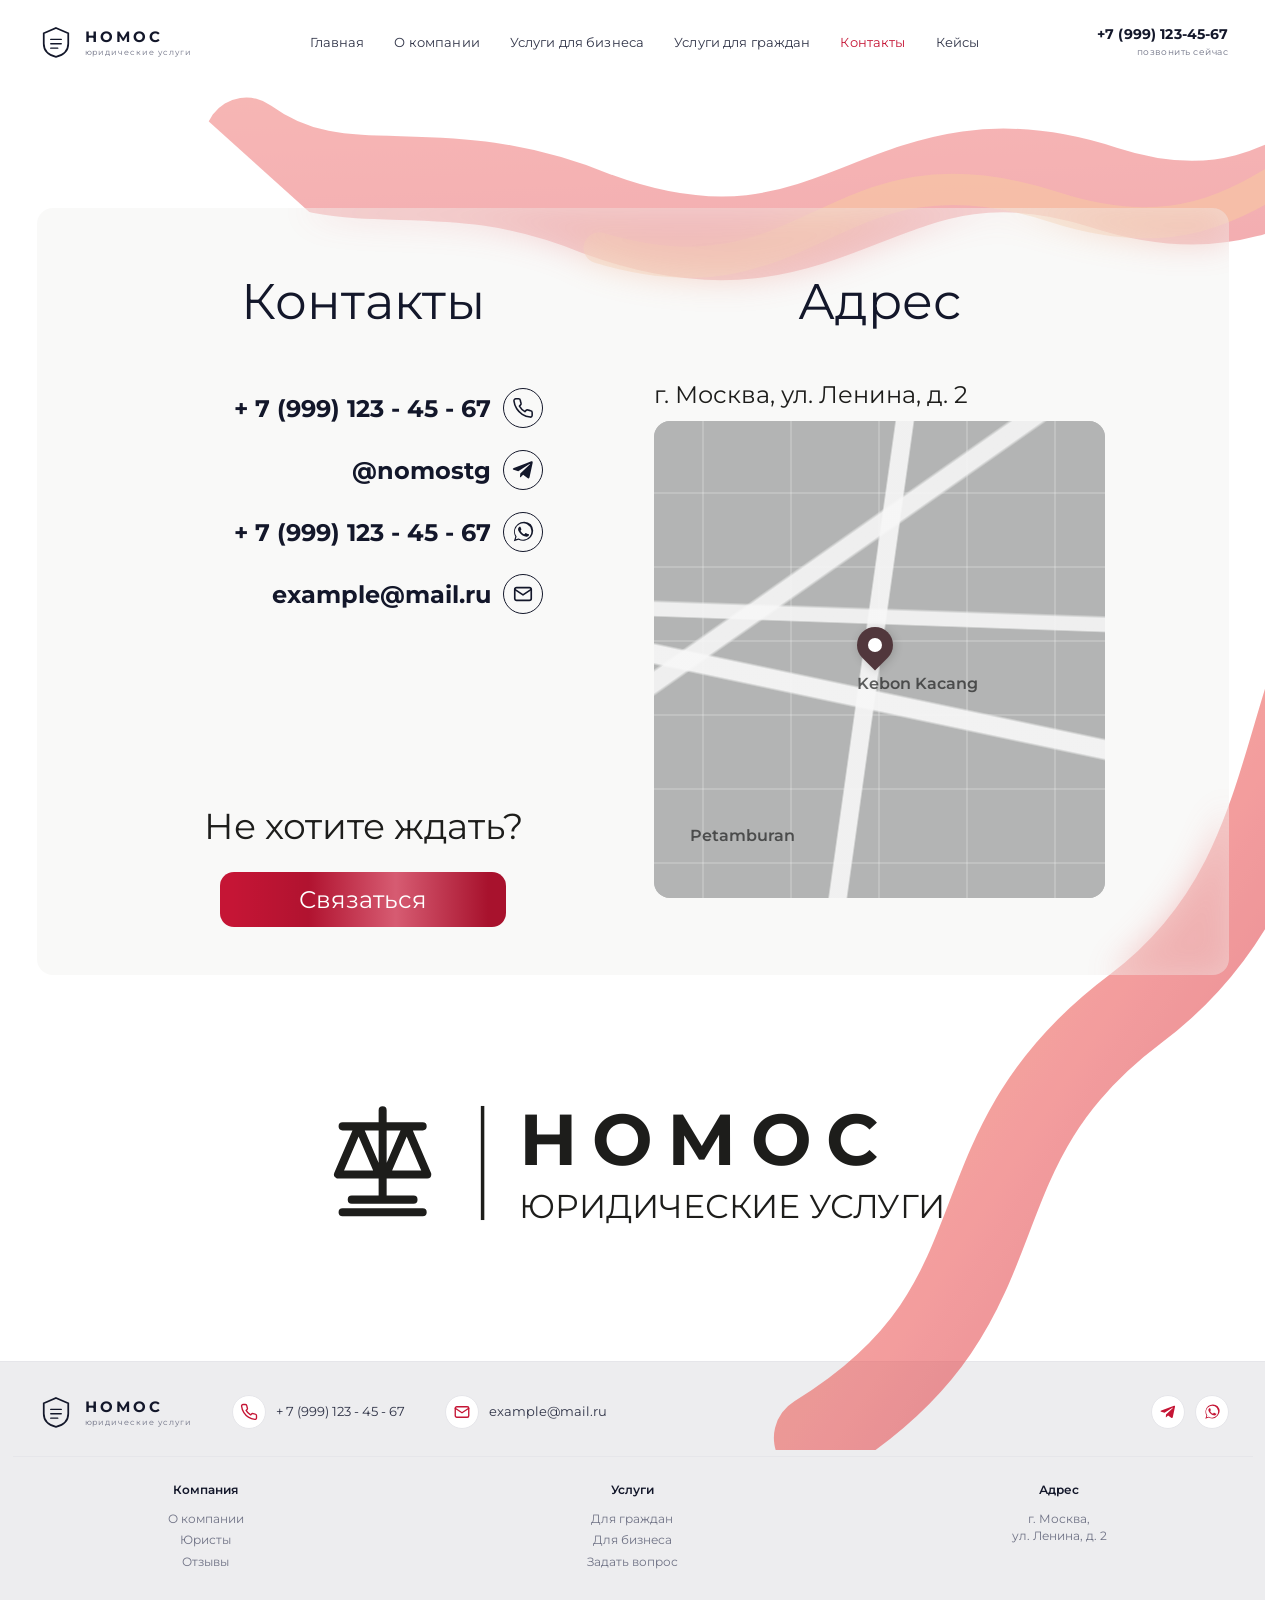
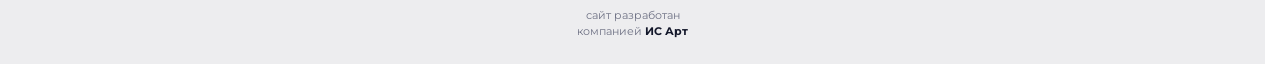
<file: kontact.html>
<!DOCTYPE html>
<html lang="ru">
<head>
  <meta charset="UTF-8" />
  <meta name="viewport" content="width=device-width, initial-scale=1.0" />
  <title>Номос — контакты</title>
  <link rel="icon" href="images/favicon.svg" type="image/svg+xml" />
  <link rel="preconnect" href="https://fonts.googleapis.com" />
  <link rel="preconnect" href="https://fonts.gstatic.com" crossorigin />
  <link href="https://fonts.googleapis.com/css2?family=Montserrat:wght@300;400;500;600;700&display=swap" rel="stylesheet" />
  <link rel="stylesheet" href="css/style.css" />
  <link rel="stylesheet" href="css/kontact.css" />
</head>
<body class="contacts-page">
  <svg class="ribbon ribbon--hero" viewBox="0 0 900 820" xmlns="http://www.w3.org/2000/svg" aria-hidden="true">
    <defs>
      <linearGradient id="grad1" x1="0" y1="0" x2="1" y2="1">
        <stop offset="0%" stop-color="#F2994A"/>
        <stop offset="50%" stop-color="#EB5757"/>
        <stop offset="100%" stop-color="#C51535"/>
      </linearGradient>
    </defs>
    <path d="M880 30 C 720 130, 820 280, 640 360 C 460 440, 540 580, 340 660 C 200 710, 180 800, 80 810"
          stroke="url(#grad1)" stroke-width="70" fill="none" stroke-linecap="round" opacity="0.85"/>
    <path d="M850 90 C 700 180, 800 320, 620 400 C 440 480, 530 600, 360 680"
          stroke="#F2994A" stroke-width="26" fill="none" stroke-linecap="round" opacity="0.55"/>
  </svg>
  <svg class="ribbon ribbon--cta" viewBox="0 0 700 800" xmlns="http://www.w3.org/2000/svg" aria-hidden="true">
    <path d="M680 10 C 540 140, 600 320, 440 440 C 280 560, 360 680, 180 790"
          stroke="url(#grad1)" stroke-width="70" fill="none" stroke-linecap="round" opacity="0.8"/>
  </svg>

  <header class="site-header">
    <div class="container header__inner">
      <a href="index.html" class="logo" aria-label="Номос — юридические услуги">
        <span class="logo__mark" aria-hidden="true">
          <svg viewBox="0 0 32 36" width="28" height="32"><path d="M16 2 L30 8 V20 C30 28 24 33 16 35 C8 33 2 28 2 20 V8 Z" fill="none" stroke="#13172A" stroke-width="2"/><path d="M10 15 H22 M10 20 H22 M10 25 H18" stroke="#13172A" stroke-width="1.6" stroke-linecap="round"/></svg>
        </span>
        <span class="logo__text">
          <span class="logo__name">НОМОС</span>
          <span class="logo__sub">юридические услуги</span>
        </span>
      </a>

      <nav class="nav" aria-label="Главное меню">
        <ul class="nav__list">
          <li><a href="index.html" class="nav__link">Главная</a></li>
          <li><a href="onas.html" class="nav__link">О компании</a></li>
          <li><a href="business.html" class="nav__link">Услуги для бизнеса</a></li>
          <li><a href="citizens.html" class="nav__link">Услуги для граждан</a></li>
          <li><a href="kontact.html" class="nav__link nav__link--active">Контакты</a></li>
          <li><a href="keysi.html" class="nav__link">Кейсы</a></li>
        </ul>
      </nav>

      <a href="tel:+79991234567" class="phone">
        <span class="phone__num">+7 (999) 123-45-67</span>
        <span class="phone__sub">позвонить сейчас</span>
      </a>
    </div>
  </header>

  <main class="contacts-main">
    <div class="container">
      <section class="contacts-panel" aria-labelledby="contacts-title">
        <div class="contacts-info">
          <h1 class="contacts-title" id="contacts-title">Контакты</h1>
          <div class="contacts-list">
            <a class="contacts-row" href="tel:+79991234567">
              <span>+ 7 (999) 123 - 45 - 67</span>
              <span class="contacts-row__icon" aria-hidden="true">
                <svg viewBox="0 0 24 24" fill="none" stroke="currentColor" stroke-width="1.7" stroke-linecap="round" stroke-linejoin="round"><path d="M22 16.92v3a2 2 0 0 1-2.18 2 19.8 19.8 0 0 1-8.63-3.07 19.5 19.5 0 0 1-6-6A19.8 19.8 0 0 1 2.12 4.18 2 2 0 0 1 4.11 2h3a2 2 0 0 1 2 1.72 12.8 12.8 0 0 0 .7 2.81 2 2 0 0 1-.45 2.11L8.09 9.91a16 16 0 0 0 6 6l1.27-1.27a2 2 0 0 1 2.11-.45 12.8 12.8 0 0 0 2.81.7A2 2 0 0 1 22 16.92z"/></svg>
              </span>
            </a>
            <a class="contacts-row" href="#">
              <span>@nomostg</span>
              <span class="contacts-row__icon" aria-hidden="true">
                <svg viewBox="0 0 24 24" fill="currentColor"><path d="M9.04 15.84l-.37 4.17c.53 0 .76-.23 1.03-.5l2.47-2.36 5.12 3.75c.94.52 1.6.25 1.85-.86l3.36-15.74c.33-1.47-.53-2.05-1.44-1.72L1.98 9.93c-1.43.55-1.4 1.35-.24 1.71l5.1 1.59 11.84-7.47c.56-.35 1.07-.16.65.21"/></svg>
              </span>
            </a>
            <a class="contacts-row" href="tel:+79991234567">
              <span>+ 7 (999) 123 - 45 - 67</span>
              <span class="contacts-row__icon" aria-hidden="true">
                <svg viewBox="0 0 24 24" fill="currentColor"><path d="M20.5 3.5A11 11 0 0 0 3.6 17.1L2 22l5.1-1.6A11 11 0 0 0 20.5 3.5zm-8.5 17a9 9 0 0 1-4.6-1.3l-.3-.2-3 .9.9-2.9-.2-.3A9 9 0 1 1 12 20.5zm5-6.4c-.3-.1-1.6-.8-1.8-.9-.3-.1-.4-.1-.6.1-.2.3-.7.9-.8 1-.2.2-.3.2-.5.1-.3-.1-1.2-.4-2.3-1.4-.9-.8-1.4-1.7-1.6-2-.2-.3 0-.5.1-.6.1-.1.3-.3.4-.5.1-.2.2-.3.3-.5s0-.4 0-.5c-.1-.1-.6-1.5-.8-2-.2-.5-.4-.4-.6-.5h-.5c-.2 0-.5.1-.7.3-.3.3-1 1-1 2.3s1 2.7 1.2 2.9c.1.2 2.1 3.2 5 4.5.7.3 1.3.5 1.7.6.7.2 1.4.2 1.9.1.6-.1 1.6-.7 1.9-1.3.2-.6.2-1.1.2-1.3-.1-.1-.3-.2-.6-.3z"/></svg>
              </span>
            </a>
            <a class="contacts-row" href="mailto:example@mail.ru">
              <span>example@mail.ru</span>
              <span class="contacts-row__icon" aria-hidden="true">
                <svg viewBox="0 0 24 24" fill="none" stroke="currentColor" stroke-width="1.8" stroke-linecap="round" stroke-linejoin="round"><rect x="3" y="5" width="18" height="14" rx="2"/><path d="M3 7l9 6 9-6"/></svg>
              </span>
            </a>
          </div>

          <div class="contacts-question">
            <p>Не хотите ждать?</p>
            <a class="btn btn--primary" href="tel:+79991234567">Связаться</a>
          </div>
        </div>

        <div class="contacts-address">
          <h2 class="contacts-address__title">Адрес</h2>
          <p class="contacts-address__text">г. Москва, ул. Ленина, д. 2</p>
          <div class="contacts-map" role="img" aria-label="Карта с отметкой офиса">
            <span class="contacts-map__dot" aria-hidden="true"></span>
            <span class="contacts-map__label contacts-map__label--center">Kebon Kacang</span>
            <span class="contacts-map__label contacts-map__label--bottom">Petamburan</span>
          </div>
        </div>
      </section>

      <div class="contacts-logo" aria-hidden="true">
        <div class="showcase-logo">
          <svg class="showcase-logo__icon" viewBox="0 0 110 104">
            <path d="M55 6v76M20 20h70M34 20l-18 42h36L34 20Zm42 0L58 62h36L76 20ZM28 84h54M20 95h70" fill="none" stroke="currentColor" stroke-width="7" stroke-linecap="round" stroke-linejoin="round"/>
          </svg>
          <span class="showcase-logo__divider"></span>
          <span class="showcase-logo__text">
            <span class="showcase-logo__name">НОМОС</span>
            <span class="showcase-logo__sub">ЮРИДИЧЕСКИЕ УСЛУГИ</span>
          </span>
        </div>
      </div>
    </div>
  </main>

  <footer class="site-footer">
    <div class="container footer__top">
      <a href="index.html" class="logo">
        <span class="logo__mark" aria-hidden="true">
          <svg viewBox="0 0 32 36" width="28" height="32"><path d="M16 2 L30 8 V20 C30 28 24 33 16 35 C8 33 2 28 2 20 V8 Z" fill="none" stroke="#13172A" stroke-width="2"/><path d="M10 15 H22 M10 20 H22 M10 25 H18" stroke="#13172A" stroke-width="1.6" stroke-linecap="round"/></svg>
        </span>
        <span class="logo__text">
          <span class="logo__name">НОМОС</span>
          <span class="logo__sub">юридические услуги</span>
        </span>
      </a>
      <a href="tel:+79991234567" class="footer__contact">
        <span class="footer__icon" aria-hidden="true">
          <svg viewBox="0 0 24 24" width="18" height="18" fill="none" stroke="#C51535" stroke-width="1.8" stroke-linecap="round" stroke-linejoin="round"><path d="M22 16.92v3a2 2 0 0 1-2.18 2 19.8 19.8 0 0 1-8.63-3.07 19.5 19.5 0 0 1-6-6A19.8 19.8 0 0 1 2.12 4.18 2 2 0 0 1 4.11 2h3a2 2 0 0 1 2 1.72 12.8 12.8 0 0 0 .7 2.81 2 2 0 0 1-.45 2.11L8.09 9.91a16 16 0 0 0 6 6l1.27-1.27a2 2 0 0 1 2.11-.45 12.8 12.8 0 0 0 2.81.7A2 2 0 0 1 22 16.92z"/></svg>
        </span>
        <span>+ 7 (999) 123 - 45 - 67</span>
      </a>
      <a href="mailto:example@mail.ru" class="footer__contact">
        <span class="footer__icon" aria-hidden="true">
          <svg viewBox="0 0 24 24" width="18" height="18" fill="none" stroke="#C51535" stroke-width="1.8" stroke-linecap="round" stroke-linejoin="round"><rect x="3" y="5" width="18" height="14" rx="2"/><path d="M3 7l9 6 9-6"/></svg>
        </span>
        <span>example@mail.ru</span>
      </a>
      <div class="socials">
        <a href="#" class="social" aria-label="Telegram"><svg viewBox="0 0 24 24" width="16" height="16" fill="#C51535"><path d="M9.04 15.84l-.37 4.17c.53 0 .76-.23 1.03-.5l2.47-2.36 5.12 3.75c.94.52 1.6.25 1.85-.86l3.36-15.74c.33-1.47-.53-2.05-1.44-1.72L1.98 9.93c-1.43.55-1.4 1.35-.24 1.71l5.1 1.59 11.84-7.47c.56-.35 1.07-.16.65.21"/></svg></a>
        <a href="#" class="social" aria-label="WhatsApp"><svg viewBox="0 0 24 24" width="16" height="16" fill="#C51535"><path d="M20.5 3.5A11 11 0 0 0 3.6 17.1L2 22l5.1-1.6A11 11 0 0 0 20.5 3.5zm-8.5 17a9 9 0 0 1-4.6-1.3l-.3-.2-3 .9.9-2.9-.2-.3A9 9 0 1 1 12 20.5zm5-6.4c-.3-.1-1.6-.8-1.8-.9-.3-.1-.4-.1-.6.1-.2.3-.7.9-.8 1-.2.2-.3.2-.5.1-.3-.1-1.2-.4-2.3-1.4-.9-.8-1.4-1.7-1.6-2-.2-.3 0-.5.1-.6.1-.1.3-.3.4-.5.1-.2.2-.3.3-.5s0-.4 0-.5c-.1-.1-.6-1.5-.8-2-.2-.5-.4-.4-.6-.5h-.5c-.2 0-.5.1-.7.3-.3.3-1 1-1 2.3s1 2.7 1.2 2.9c.1.2 2.1 3.2 5 4.5.7.3 1.3.5 1.7.6.7.2 1.4.2 1.9.1.6-.1 1.6-.7 1.9-1.3.2-.6.2-1.1.2-1.3-.1-.1-.3-.2-.6-.3z"/></svg></a>
      </div>
    </div>
    <div class="container footer__cols">
      <div class="footer__col">
        <h4 class="footer__heading">Компания</h4>
        <a href="onas.html">О компании</a>
        <a href="index.html#specialists">Юристы</a>
        <a href="index.html#reviews">Отзывы</a>
      </div>
      <div class="footer__col">
        <h4 class="footer__heading">Услуги</h4>
        <a href="citizens.html">Для граждан</a>
        <a href="business.html">Для бизнеса</a>
        <a href="kontact.html">Задать вопрос</a>
      </div>
      <div class="footer__col">
        <h4 class="footer__heading">Адрес</h4>
        <a href="kontact.html">г. Москва,<br>ул. Ленина, д. 2</a>
      </div>
    </div>
    <div class="footer__bottom">
      сайт разработан<br>компанией <strong>ИС Арт</strong>
    </div>
  </footer>

  <script src="js/main.js" defer></script>
</body>
</html>
</file>
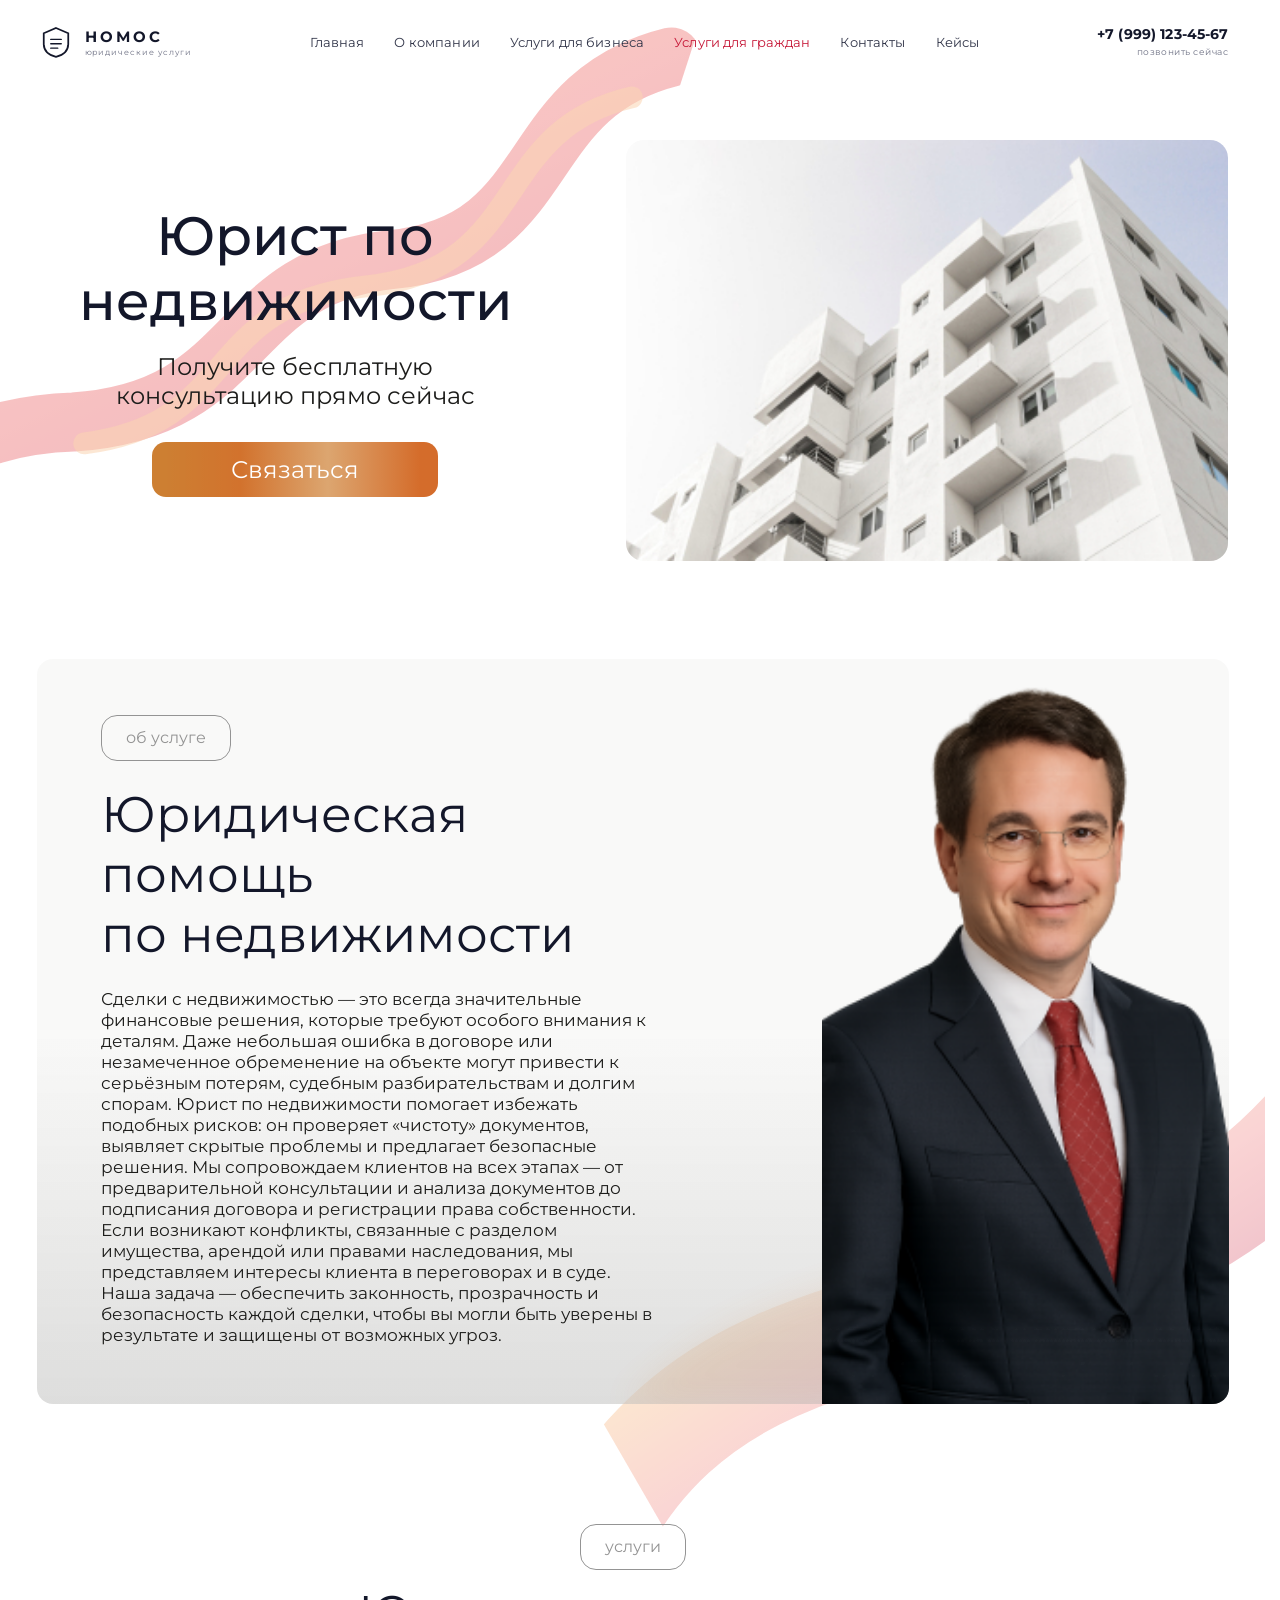
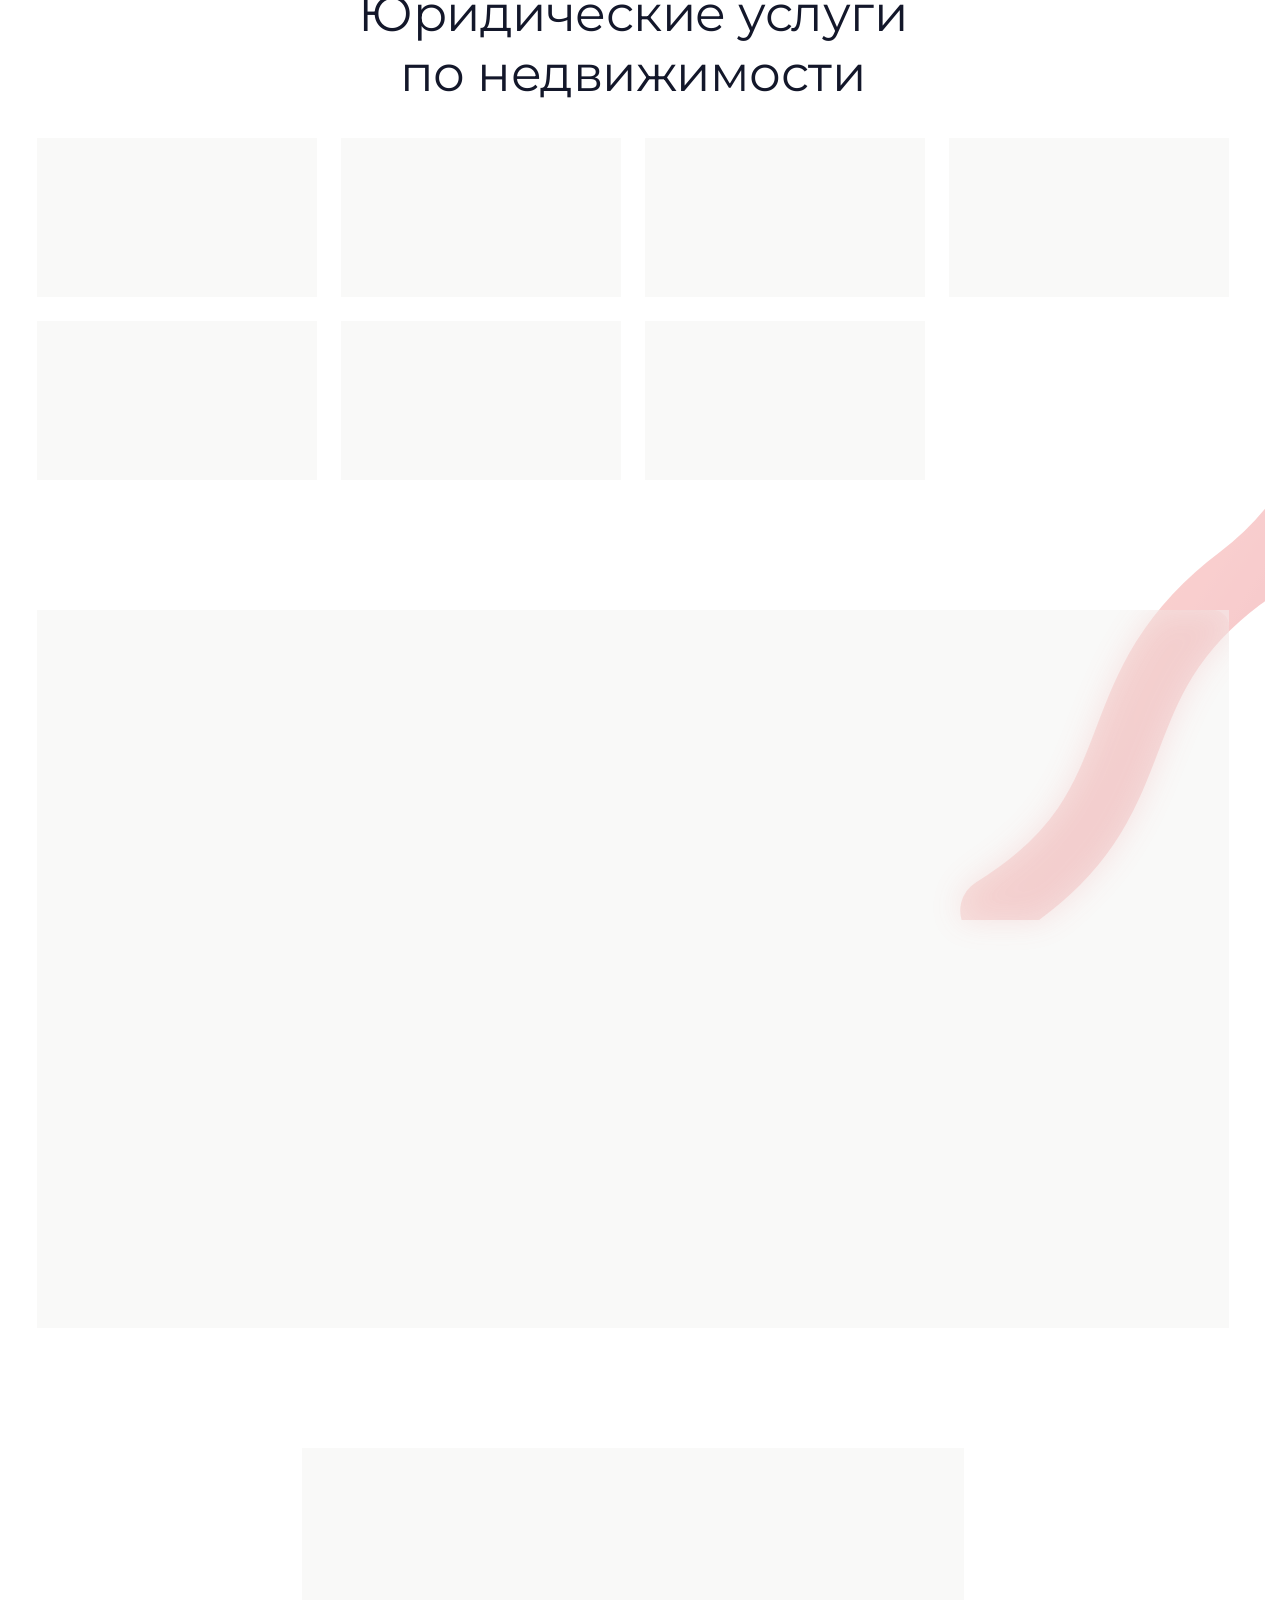
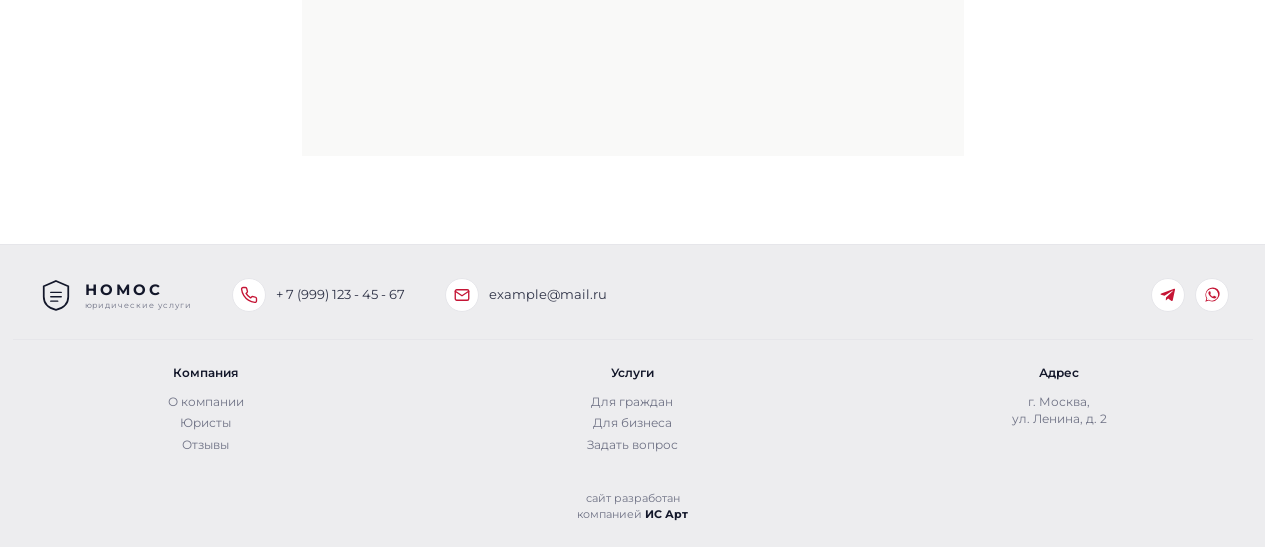
<file: n.html>
<!DOCTYPE html>
<html lang="ru">
<head>
  <meta charset="UTF-8" />
  <meta name="viewport" content="width=device-width, initial-scale=1.0" />
  <title>Номос — юрист по недвижимости</title>
  <link rel="icon" href="images/favicon.svg" type="image/svg+xml" />
  <link rel="preconnect" href="https://fonts.googleapis.com" />
  <link rel="preconnect" href="https://fonts.gstatic.com" crossorigin />
  <link href="https://fonts.googleapis.com/css2?family=Montserrat:wght@300;400;500;600;700&display=swap" rel="stylesheet" />
  <link rel="stylesheet" href="css/style.css" />
  <link rel="stylesheet" href="css/n.css" />
</head>
<body class="services-page estate-page">
  <svg class="ribbon ribbon--hero" viewBox="0 0 900 820" xmlns="http://www.w3.org/2000/svg" aria-hidden="true">
    <defs>
      <linearGradient id="grad1" x1="0" y1="0" x2="1" y2="1">
        <stop offset="0%" stop-color="#F2994A"/>
        <stop offset="50%" stop-color="#EB5757"/>
        <stop offset="100%" stop-color="#C51535"/>
      </linearGradient>
    </defs>
    <path d="M880 30 C 720 130, 820 280, 640 360 C 460 440, 540 580, 340 660 C 200 710, 180 800, 80 810"
          stroke="url(#grad1)" stroke-width="70" fill="none" stroke-linecap="round" opacity="0.85"/>
    <path d="M850 90 C 700 180, 800 320, 620 400 C 440 480, 530 600, 360 680"
          stroke="#F2994A" stroke-width="26" fill="none" stroke-linecap="round" opacity="0.55"/>
  </svg>
  <svg class="ribbon ribbon--about" viewBox="0 0 1400 500" xmlns="http://www.w3.org/2000/svg" aria-hidden="true">
    <path d="M-40 260 C 200 120, 400 400, 700 240 C 1000 80, 1200 380, 1460 220"
          stroke="url(#grad1)" stroke-width="90" fill="none" stroke-linecap="round" opacity="0.75"/>
  </svg>
  <svg class="ribbon ribbon--cta" viewBox="0 0 700 800" xmlns="http://www.w3.org/2000/svg" aria-hidden="true">
    <path d="M680 10 C 540 140, 600 320, 440 440 C 280 560, 360 680, 180 790"
          stroke="url(#grad1)" stroke-width="70" fill="none" stroke-linecap="round" opacity="0.8"/>
  </svg>

  <header class="site-header">
    <div class="container header__inner">
      <a href="index.html" class="logo" aria-label="Номос — юридические услуги">
        <span class="logo__mark" aria-hidden="true">
          <svg viewBox="0 0 32 36" width="28" height="32"><path d="M16 2 L30 8 V20 C30 28 24 33 16 35 C8 33 2 28 2 20 V8 Z" fill="none" stroke="#13172A" stroke-width="2"/><path d="M10 15 H22 M10 20 H22 M10 25 H18" stroke="#13172A" stroke-width="1.6" stroke-linecap="round"/></svg>
        </span>
        <span class="logo__text">
          <span class="logo__name">НОМОС</span>
          <span class="logo__sub">юридические услуги</span>
        </span>
      </a>

      <nav class="nav" aria-label="Главное меню">
        <ul class="nav__list">
          <li><a href="index.html" class="nav__link">Главная</a></li>
          <li><a href="onas.html" class="nav__link">О компании</a></li>
          <li><a href="business.html" class="nav__link">Услуги для бизнеса</a></li>
          <li><a href="citizens.html" class="nav__link nav__link--active">Услуги для граждан</a></li>
          <li><a href="kontact.html" class="nav__link">Контакты</a></li>
          <li><a href="keysi.html" class="nav__link">Кейсы</a></li>
        </ul>
      </nav>

      <a href="tel:+79991234567" class="phone">
        <span class="phone__num">+7 (999) 123-45-67</span>
        <span class="phone__sub">позвонить сейчас</span>
      </a>
    </div>
  </header>

  <main>
    <section class="estate-hero">
      <div class="container estate-hero__inner">
        <div class="estate-hero__copy">
          <h1 class="estate-hero__title">Юрист по недвижимости</h1>
          <p class="estate-hero__subtitle">Получите бесплатную<br>консультацию прямо сейчас</p>
          <a class="btn btn--primary estate-hero__btn" href="kontact.html">Связаться</a>
        </div>
        <figure class="estate-hero__media">
          <img src="images/service-real-estate.png" alt="" />
        </figure>
      </div>
    </section>

    <section class="estate-about" id="about">
      <div class="container">
        <div class="estate-about__card">
          <div class="estate-about__content">
            <span class="pill">об услуге</span>
            <h2 class="estate-about__title">Юридическая помощь<br>по недвижимости</h2>
            <p class="estate-about__text">Сделки с недвижимостью — это всегда значительные финансовые решения, которые требуют особого внимания к деталям. Даже небольшая ошибка в договоре или незамеченное обременение на объекте могут привести к серьёзным потерям, судебным разбирательствам и долгим спорам. Юрист по недвижимости помогает избежать подобных рисков: он проверяет «чистоту» документов, выявляет скрытые проблемы и предлагает безопасные решения. Мы сопровождаем клиентов на всех этапах — от предварительной консультации и анализа документов до подписания договора и регистрации права собственности. Если возникают конфликты, связанные с разделом имущества, арендой или правами наследования, мы представляем интересы клиента в переговорах и в суде. Наша задача — обеспечить законность, прозрачность и безопасность каждой сделки, чтобы вы могли быть уверены в результате и защищены от возможных угроз.</p>
          </div>
          <img class="estate-about__image" src="images/hero-lawyer.png" alt="" />
        </div>
      </div>
    </section>

    <section class="estate-services">
      <div class="container">
        <div class="section-head section-head--center">
          <span class="pill">услуги</span>
          <h2 class="section-title">Юридические услуги<br>по недвижимости</h2>
        </div>
        <div class="estate-services__grid">
          <article class="estate-service"><span class="estate-shield" aria-hidden="true"></span><p>Правовая проверка объектов недвижимости</p></article>
          <article class="estate-service"><span class="estate-shield" aria-hidden="true"></span><p>Подготовка и сопровождение сделок купли-продажи</p></article>
          <article class="estate-service"><span class="estate-shield" aria-hidden="true"></span><p>Разрешение споров по разделу имущества</p></article>
          <article class="estate-service"><span class="estate-shield" aria-hidden="true"></span><p>Проверка договоров аренды и найма</p></article>
          <article class="estate-service"><span class="estate-shield" aria-hidden="true"></span><p>Представительство в суде при имущественных спорах</p></article>
          <article class="estate-service"><span class="estate-shield" aria-hidden="true"></span><p>Консультация по вопросам наследования недвижимости</p></article>
          <article class="estate-service"><span class="estate-shield" aria-hidden="true"></span><p>Сопровождение ипотечных сделок и работы с банками</p></article>
        </div>
      </div>
    </section>

    <section class="estate-fit" id="cases">
      <div class="container">
        <div class="estate-fit__card">
          <div class="section-head section-head--center">
            <span class="pill">для кого</span>
            <h2 class="section-title">Услуга подойдет</h2>
          </div>
          <div class="estate-fit__grid">
            <article class="estate-fit-item">
              <img src="images/service-consumer.png" alt="" />
              <h3>Частным лицам</h3>
            </article>
            <article class="estate-fit-item">
              <img src="images/service-business.png" alt="" />
              <h3>Инверсторам и застройщикам</h3>
            </article>
            <article class="estate-fit-item">
              <img class="is-mirrored" src="images/service-real-estate.png" alt="" />
              <h3>Арендаторам и арендодателям</h3>
            </article>
            <article class="estate-fit-item">
              <img src="images/service-contracts.png" alt="" />
              <h3>Наследникам имущества</h3>
            </article>
          </div>
        </div>
      </div>
    </section>

    <section class="estate-cta" id="contacts">
      <div class="container">
        <div class="estate-cta__card">
          <h2>Хотите быть уверены в безопасности сделки с недвижимостью?</h2>
          <p>Свяжитесь с нами — юрист по недвижимости проверит документы, подготовит договор и защитит ваши интересы</p>
          <a class="btn btn--primary estate-cta__btn" href="tel:+79991234567">Связаться</a>
        </div>
      </div>
    </section>
  </main>

  <footer class="site-footer">
    <div class="container footer__top">
      <a href="index.html" class="logo">
        <span class="logo__mark" aria-hidden="true">
          <svg viewBox="0 0 32 36" width="28" height="32"><path d="M16 2 L30 8 V20 C30 28 24 33 16 35 C8 33 2 28 2 20 V8 Z" fill="none" stroke="#13172A" stroke-width="2"/><path d="M10 15 H22 M10 20 H22 M10 25 H18" stroke="#13172A" stroke-width="1.6" stroke-linecap="round"/></svg>
        </span>
        <span class="logo__text">
          <span class="logo__name">НОМОС</span>
          <span class="logo__sub">юридические услуги</span>
        </span>
      </a>
      <a href="tel:+79991234567" class="footer__contact">
        <span class="footer__icon" aria-hidden="true">
          <svg viewBox="0 0 24 24" width="18" height="18" fill="none" stroke="#C51535" stroke-width="1.8" stroke-linecap="round" stroke-linejoin="round"><path d="M22 16.92v3a2 2 0 0 1-2.18 2 19.8 19.8 0 0 1-8.63-3.07 19.5 19.5 0 0 1-6-6A19.8 19.8 0 0 1 2.12 4.18 2 2 0 0 1 4.11 2h3a2 2 0 0 1 2 1.72 12.8 12.8 0 0 0 .7 2.81 2 2 0 0 1-.45 2.11L8.09 9.91a16 16 0 0 0 6 6l1.27-1.27a2 2 0 0 1 2.11-.45 12.8 12.8 0 0 0 2.81.7A2 2 0 0 1 22 16.92z"/></svg>
        </span>
        <span>+ 7 (999) 123 - 45 - 67</span>
      </a>
      <a href="mailto:example@mail.ru" class="footer__contact">
        <span class="footer__icon" aria-hidden="true">
          <svg viewBox="0 0 24 24" width="18" height="18" fill="none" stroke="#C51535" stroke-width="1.8" stroke-linecap="round" stroke-linejoin="round"><rect x="3" y="5" width="18" height="14" rx="2"/><path d="M3 7l9 6 9-6"/></svg>
        </span>
        <span>example@mail.ru</span>
      </a>
      <div class="socials">
        <a href="#" class="social" aria-label="Telegram"><svg viewBox="0 0 24 24" width="16" height="16" fill="#C51535"><path d="M9.04 15.84l-.37 4.17c.53 0 .76-.23 1.03-.5l2.47-2.36 5.12 3.75c.94.52 1.6.25 1.85-.86l3.36-15.74c.33-1.47-.53-2.05-1.44-1.72L1.98 9.93c-1.43.55-1.4 1.35-.24 1.71l5.1 1.59 11.84-7.47c.56-.35 1.07-.16.65.21"/></svg></a>
        <a href="#" class="social" aria-label="WhatsApp"><svg viewBox="0 0 24 24" width="16" height="16" fill="#C51535"><path d="M20.5 3.5A11 11 0 0 0 3.6 17.1L2 22l5.1-1.6A11 11 0 0 0 20.5 3.5zm-8.5 17a9 9 0 0 1-4.6-1.3l-.3-.2-3 .9.9-2.9-.2-.3A9 9 0 1 1 12 20.5zm5-6.4c-.3-.1-1.6-.8-1.8-.9-.3-.1-.4-.1-.6.1-.2.3-.7.9-.8 1-.2.2-.3.2-.5.1-.3-.1-1.2-.4-2.3-1.4-.9-.8-1.4-1.7-1.6-2-.2-.3 0-.5.1-.6.1-.1.3-.3.4-.5.1-.2.2-.3.3-.5s0-.4 0-.5c-.1-.1-.6-1.5-.8-2-.2-.5-.4-.4-.6-.5h-.5c-.2 0-.5.1-.7.3-.3.3-1 1-1 2.3s1 2.7 1.2 2.9c.1.2 2.1 3.2 5 4.5.7.3 1.3.5 1.7.6.7.2 1.4.2 1.9.1.6-.1 1.6-.7 1.9-1.3.2-.6.2-1.1.2-1.3-.1-.1-.3-.2-.6-.3z"/></svg></a>
      </div>
    </div>
    <div class="container footer__cols">
      <div class="footer__col">
        <h4 class="footer__heading">Компания</h4>
        <a href="onas.html">О компании</a>
        <a href="index.html#specialists">Юристы</a>
        <a href="index.html#reviews">Отзывы</a>
      </div>
      <div class="footer__col">
        <h4 class="footer__heading">Услуги</h4>
        <a href="citizens.html">Для граждан</a>
        <a href="business.html">Для бизнеса</a>
        <a href="kontact.html">Задать вопрос</a>
      </div>
      <div class="footer__col">
        <h4 class="footer__heading">Адрес</h4>
        <a href="kontact.html">г. Москва,<br>ул. Ленина, д. 2</a>
      </div>
    </div>
    <div class="footer__bottom">
      сайт разработан<br>компанией <strong>ИС Арт</strong>
    </div>
  </footer>

  <script src="js/main.js" defer></script>
</body>
</html>
</file>
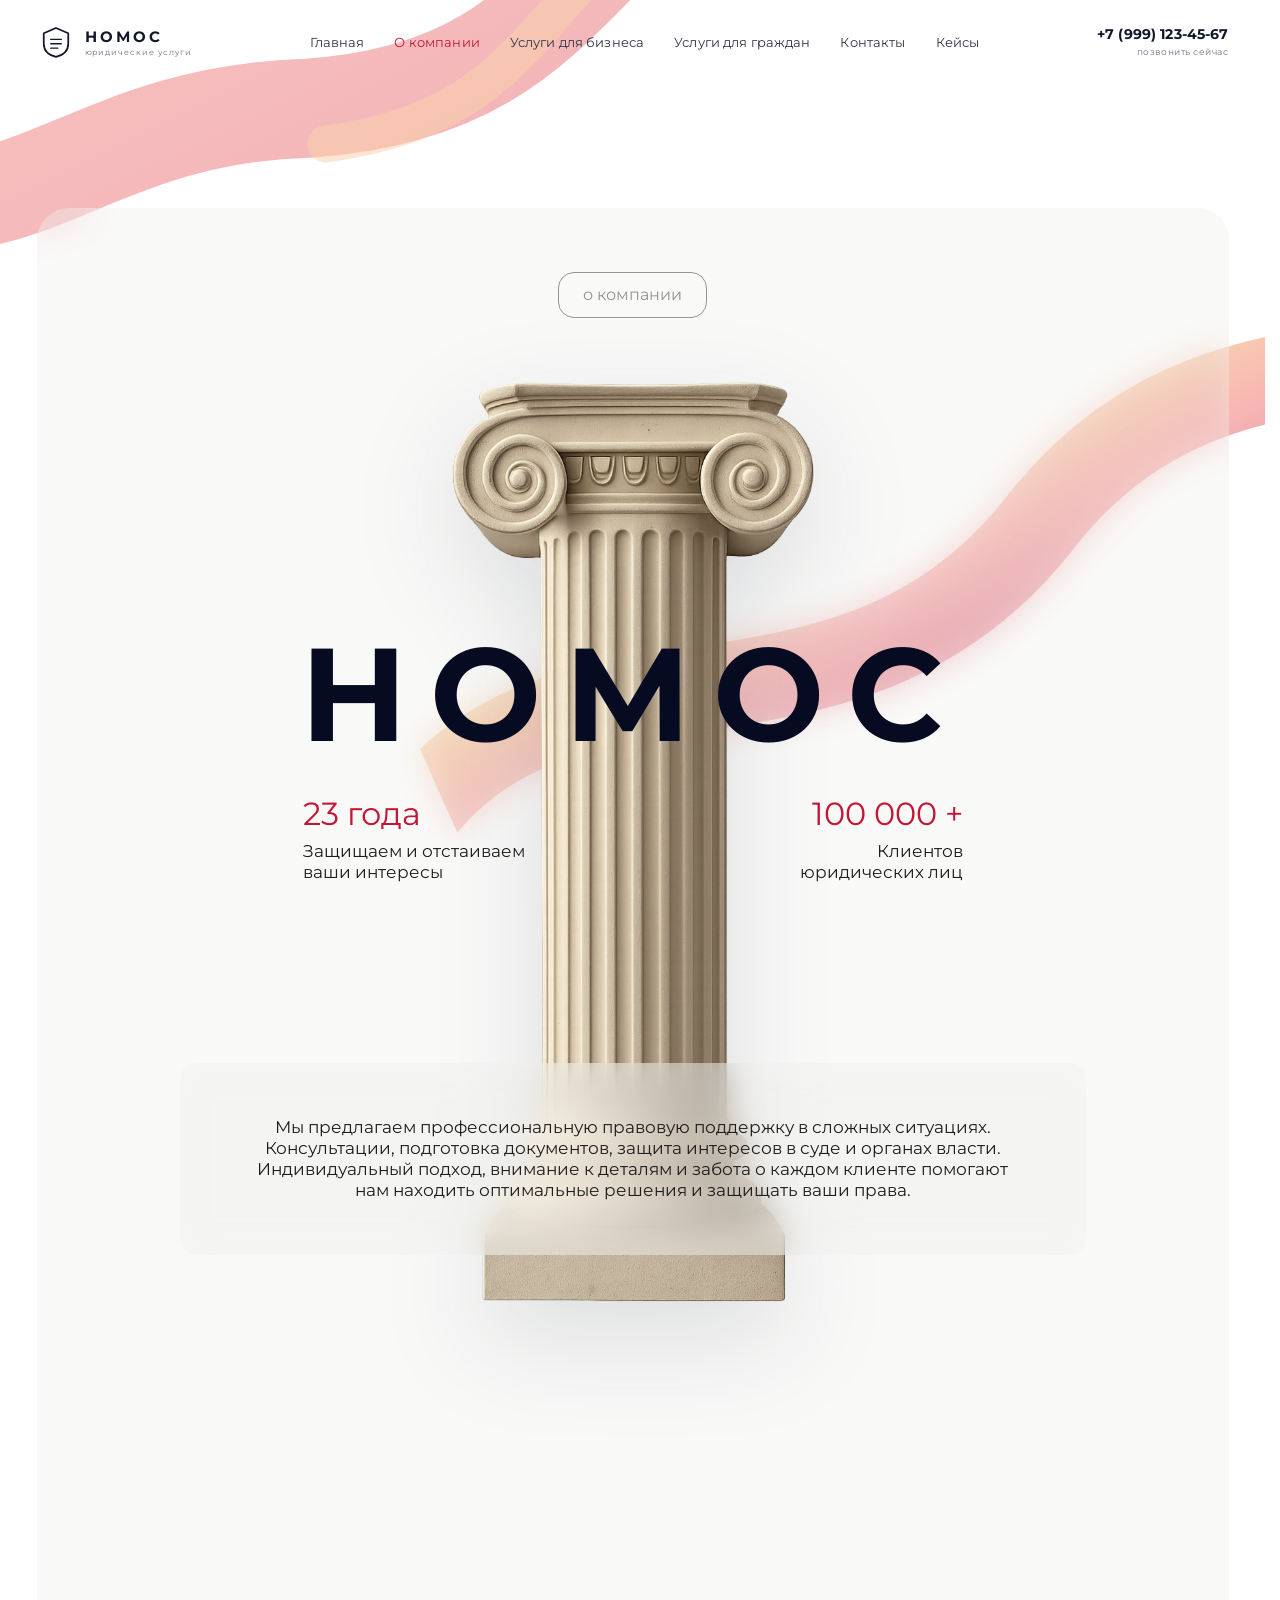
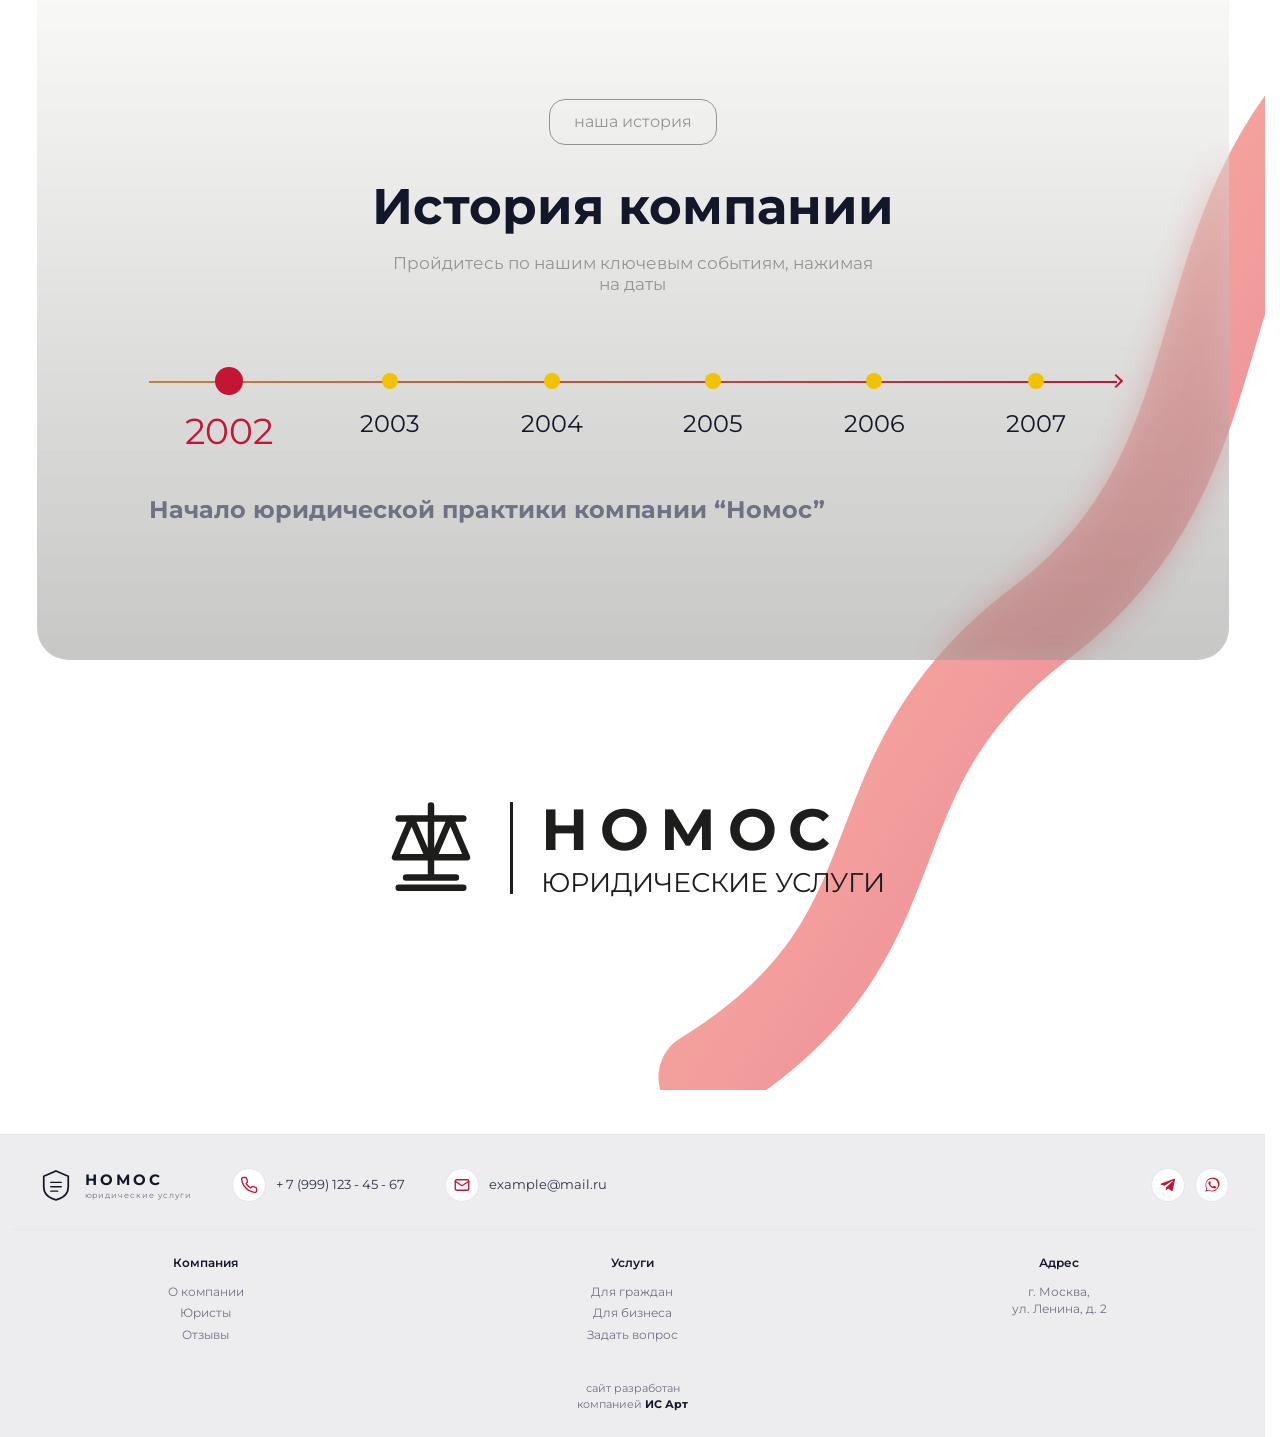
<file: onas.html>
<!DOCTYPE html>
<html lang="ru">
<head>
  <meta charset="UTF-8" />
  <meta name="viewport" content="width=device-width, initial-scale=1.0" />
  <title>Номос — о компании</title>
  <link rel="icon" href="images/favicon.svg" type="image/svg+xml" />
  <link rel="preconnect" href="https://fonts.googleapis.com" />
  <link rel="preconnect" href="https://fonts.gstatic.com" crossorigin />
  <link href="https://fonts.googleapis.com/css2?family=Montserrat:wght@300;400;500;600;700&display=swap" rel="stylesheet" />
  <link rel="stylesheet" href="css/style.css" />
  <link rel="stylesheet" href="css/onas.css" />
</head>
<body class="about-page">
  <svg class="ribbon ribbon--hero" viewBox="0 0 900 820" xmlns="http://www.w3.org/2000/svg" aria-hidden="true">
    <defs>
      <linearGradient id="grad1" x1="0" y1="0" x2="1" y2="1">
        <stop offset="0%" stop-color="#F2994A"/>
        <stop offset="50%" stop-color="#EB5757"/>
        <stop offset="100%" stop-color="#C51535"/>
      </linearGradient>
    </defs>
    <path d="M880 30 C 720 130, 820 280, 640 360 C 460 440, 540 580, 340 660 C 200 710, 180 800, 80 810"
          stroke="url(#grad1)" stroke-width="70" fill="none" stroke-linecap="round" opacity="0.85"/>
    <path d="M850 90 C 700 180, 800 320, 620 400 C 440 480, 530 600, 360 680"
          stroke="#F2994A" stroke-width="26" fill="none" stroke-linecap="round" opacity="0.55"/>
  </svg>
  <svg class="ribbon ribbon--about" viewBox="0 0 1400 500" xmlns="http://www.w3.org/2000/svg" aria-hidden="true">
    <path d="M-40 260 C 200 120, 400 400, 700 240 C 1000 80, 1200 380, 1460 220"
          stroke="url(#grad1)" stroke-width="90" fill="none" stroke-linecap="round" opacity="0.75"/>
  </svg>
  <svg class="ribbon ribbon--cta" viewBox="0 0 700 800" xmlns="http://www.w3.org/2000/svg" aria-hidden="true">
    <path d="M680 10 C 540 140, 600 320, 440 440 C 280 560, 360 680, 180 790"
          stroke="url(#grad1)" stroke-width="70" fill="none" stroke-linecap="round" opacity="0.8"/>
  </svg>

  <header class="site-header">
    <div class="container header__inner">
      <a href="index.html" class="logo" aria-label="Номос — юридические услуги">
        <span class="logo__mark" aria-hidden="true">
          <svg viewBox="0 0 32 36" width="28" height="32"><path d="M16 2 L30 8 V20 C30 28 24 33 16 35 C8 33 2 28 2 20 V8 Z" fill="none" stroke="#13172A" stroke-width="2"/><path d="M10 15 H22 M10 20 H22 M10 25 H18" stroke="#13172A" stroke-width="1.6" stroke-linecap="round"/></svg>
        </span>
        <span class="logo__text">
          <span class="logo__name">НОМОС</span>
          <span class="logo__sub">юридические услуги</span>
        </span>
      </a>

      <nav class="nav" aria-label="Главное меню">
        <ul class="nav__list">
          <li><a href="index.html" class="nav__link">Главная</a></li>
          <li><a href="onas.html" class="nav__link nav__link--active">О компании</a></li>
          <li><a href="business.html" class="nav__link">Услуги для бизнеса</a></li>
          <li><a href="citizens.html" class="nav__link">Услуги для граждан</a></li>
          <li><a href="kontact.html" class="nav__link">Контакты</a></li>
          <li><a href="keysi.html" class="nav__link">Кейсы</a></li>
        </ul>
      </nav>

      <a href="tel:+79991234567" class="phone">
        <span class="phone__num">+7 (999) 123-45-67</span>
        <span class="phone__sub">позвонить сейчас</span>
      </a>
    </div>
  </header>

  <main class="about-main">
    <div class="container">
      <section class="about-showcase" aria-labelledby="about-title">
        <div class="about-showcase__top">
          <span class="pill">о компании</span>
          <div class="about-column" aria-hidden="true">
            <img class="about-column__img" src="images/about-column.png" alt="" />
          </div>
          <h1 class="about-brand" id="about-title">НОМОС</h1>
          <div class="about-facts">
            <p class="about-fact">
              <strong>23 года</strong>
              <span>Защищаем и отстаиваем<br>ваши интересы</span>
            </p>
            <p class="about-fact">
              <strong>100 000 +</strong>
              <span>Клиентов<br>юридических лиц</span>
            </p>
          </div>
          <p class="about-description">Мы предлагаем профессиональную правовую поддержку в сложных ситуациях. Консультации, подготовка документов, защита интересов в суде и органах власти. Индивидуальный подход, внимание к деталям и забота о каждом клиенте помогают нам находить оптимальные решения и защищать ваши права.</p>
        </div>

        <div class="about-history">
          <span class="pill">наша история</span>
          <h2 class="about-history__title">История компании</h2>
          <p class="about-history__lead">Пройдитесь по нашим ключевым событиям, нажимая на даты</p>
          <div class="timeline" aria-label="История компании">
            <span class="timeline__item is-active">2002</span>
            <span class="timeline__item">2003</span>
            <span class="timeline__item">2004</span>
            <span class="timeline__item">2005</span>
            <span class="timeline__item">2006</span>
            <span class="timeline__item">2007</span>
          </div>
          <p class="about-history__caption">Начало юридической практики компании “Номос”</p>
        </div>
      </section>

      <div class="about-logo-section" aria-hidden="true">
        <div class="showcase-logo">
          <svg class="showcase-logo__icon" viewBox="0 0 110 104">
            <path d="M55 6v76M20 20h70M34 20l-18 42h36L34 20Zm42 0L58 62h36L76 20ZM28 84h54M20 95h70" fill="none" stroke="currentColor" stroke-width="7" stroke-linecap="round" stroke-linejoin="round"/>
          </svg>
          <span class="showcase-logo__divider"></span>
          <span class="showcase-logo__text">
            <span class="showcase-logo__name">НОМОС</span>
            <span class="showcase-logo__sub">ЮРИДИЧЕСКИЕ УСЛУГИ</span>
          </span>
        </div>
      </div>
    </div>
  </main>

  <footer class="site-footer">
    <div class="container footer__top">
      <a href="index.html" class="logo">
        <span class="logo__mark" aria-hidden="true">
          <svg viewBox="0 0 32 36" width="28" height="32"><path d="M16 2 L30 8 V20 C30 28 24 33 16 35 C8 33 2 28 2 20 V8 Z" fill="none" stroke="#13172A" stroke-width="2"/><path d="M10 15 H22 M10 20 H22 M10 25 H18" stroke="#13172A" stroke-width="1.6" stroke-linecap="round"/></svg>
        </span>
        <span class="logo__text">
          <span class="logo__name">НОМОС</span>
          <span class="logo__sub">юридические услуги</span>
        </span>
      </a>
      <a href="tel:+79991234567" class="footer__contact">
        <span class="footer__icon" aria-hidden="true">
          <svg viewBox="0 0 24 24" width="18" height="18" fill="none" stroke="#C51535" stroke-width="1.8" stroke-linecap="round" stroke-linejoin="round"><path d="M22 16.92v3a2 2 0 0 1-2.18 2 19.8 19.8 0 0 1-8.63-3.07 19.5 19.5 0 0 1-6-6A19.8 19.8 0 0 1 2.12 4.18 2 2 0 0 1 4.11 2h3a2 2 0 0 1 2 1.72 12.8 12.8 0 0 0 .7 2.81 2 2 0 0 1-.45 2.11L8.09 9.91a16 16 0 0 0 6 6l1.27-1.27a2 2 0 0 1 2.11-.45 12.8 12.8 0 0 0 2.81.7A2 2 0 0 1 22 16.92z"/></svg>
        </span>
        <span>+ 7 (999) 123 - 45 - 67</span>
      </a>
      <a href="mailto:example@mail.ru" class="footer__contact">
        <span class="footer__icon" aria-hidden="true">
          <svg viewBox="0 0 24 24" width="18" height="18" fill="none" stroke="#C51535" stroke-width="1.8" stroke-linecap="round" stroke-linejoin="round"><rect x="3" y="5" width="18" height="14" rx="2"/><path d="M3 7l9 6 9-6"/></svg>
        </span>
        <span>example@mail.ru</span>
      </a>
      <div class="socials">
        <a href="#" class="social" aria-label="Telegram"><svg viewBox="0 0 24 24" width="16" height="16" fill="#C51535"><path d="M9.04 15.84l-.37 4.17c.53 0 .76-.23 1.03-.5l2.47-2.36 5.12 3.75c.94.52 1.6.25 1.85-.86l3.36-15.74c.33-1.47-.53-2.05-1.44-1.72L1.98 9.93c-1.43.55-1.4 1.35-.24 1.71l5.1 1.59 11.84-7.47c.56-.35 1.07-.16.65.21"/></svg></a>
        <a href="#" class="social" aria-label="WhatsApp"><svg viewBox="0 0 24 24" width="16" height="16" fill="#C51535"><path d="M20.5 3.5A11 11 0 0 0 3.6 17.1L2 22l5.1-1.6A11 11 0 0 0 20.5 3.5zm-8.5 17a9 9 0 0 1-4.6-1.3l-.3-.2-3 .9.9-2.9-.2-.3A9 9 0 1 1 12 20.5zm5-6.4c-.3-.1-1.6-.8-1.8-.9-.3-.1-.4-.1-.6.1-.2.3-.7.9-.8 1-.2.2-.3.2-.5.1-.3-.1-1.2-.4-2.3-1.4-.9-.8-1.4-1.7-1.6-2-.2-.3 0-.5.1-.6.1-.1.3-.3.4-.5.1-.2.2-.3.3-.5s0-.4 0-.5c-.1-.1-.6-1.5-.8-2-.2-.5-.4-.4-.6-.5h-.5c-.2 0-.5.1-.7.3-.3.3-1 1-1 2.3s1 2.7 1.2 2.9c.1.2 2.1 3.2 5 4.5.7.3 1.3.5 1.7.6.7.2 1.4.2 1.9.1.6-.1 1.6-.7 1.9-1.3.2-.6.2-1.1.2-1.3-.1-.1-.3-.2-.6-.3z"/></svg></a>
      </div>
    </div>
    <div class="container footer__cols">
      <div class="footer__col">
        <h4 class="footer__heading">Компания</h4>
        <a href="onas.html">О компании</a>
        <a href="index.html#specialists">Юристы</a>
        <a href="index.html#reviews">Отзывы</a>
      </div>
      <div class="footer__col">
        <h4 class="footer__heading">Услуги</h4>
        <a href="citizens.html">Для граждан</a>
        <a href="business.html">Для бизнеса</a>
        <a href="kontact.html">Задать вопрос</a>
      </div>
      <div class="footer__col">
        <h4 class="footer__heading">Адрес</h4>
        <a href="kontact.html">г. Москва,<br>ул. Ленина, д. 2</a>
      </div>
    </div>
    <div class="footer__bottom">
      сайт разработан<br>компанией <strong>ИС Арт</strong>
    </div>
  </footer>

  <script src="js/main.js" defer></script>
</body>
</html>
</file>
<file: css/style.css>
/* ============================================================
   Номос — юридическая компания
   Токены из Figma: Montserrat, #C51535, #13172A
   Тайпшкала: 17 base, 24 big, 32 h3, 36 h2, 50 h1
   ============================================================ */

:root {
  /* colors — Figma tokens */
  --c-red:         #C51535;
  --c-red-2:       #E8455C;
  --c-orange:      #F2994A;
  --c-ink:         #13172A;  /* Чёрный */
  --c-ink-2:       #2F3347;
  --c-muted:       #6F7285;
  --c-muted-2:     #A4A6B3;
  --c-border:      #E6E6EA;
  --c-bg:          #F6F6F8;
  --c-surface:     #FFFFFF;
  --c-surface-2:   #F2F2F4;
  --c-surface-3:   #EDEDEF;

  --grad-accent:   linear-gradient(135deg, #E8455C 0%, #F2994A 100%);
  --grad-accent-2: linear-gradient(135deg, #C51535 0%, #F2994A 100%);

  /* radii */
  --r-sm: 10px;
  --r-md: 16px;
  --r-lg: 24px;
  --r-xl: 32px;
  --r-pill: 999px;

  /* layout */
  --container: 1240px;
  --header-container: 1240px;
  --pad-x: 24px;

  /* typography */
  --ff: 'Montserrat', system-ui, -apple-system, Segoe UI, Roboto, sans-serif;
  --fs-h1: 50px;
  --fs-h2: 36px;
  --fs-h3: 32px;
  --fs-big: 24px;
  --fs-base: 17px;
  --fs-sm: 13px;
  --fs-xs: 11px;
}

/* ============================================================
   Reset
   ============================================================ */
*, *::before, *::after { box-sizing: border-box; }
html, body { margin: 0; padding: 0; }
html {
  scroll-behavior: smooth;
  overflow-x: clip;
  scrollbar-gutter: stable;
}
body {
  font-family: var(--ff);
  font-weight: 400;
  font-size: var(--fs-base);
  line-height: 1.5;
  color: var(--c-ink);
  background: var(--c-bg);
  -webkit-font-smoothing: antialiased;
  -moz-osx-font-smoothing: grayscale;
  overflow-x: clip;
  position: relative;
}
@media (prefers-reduced-motion: no-preference) {
  body {
    animation: page-enter .18s ease-out both;
    transition: opacity .16s ease;
  }

  body.is-leaving {
    opacity: 0;
  }
}

@keyframes page-enter {
  from { opacity: 0; }
  to { opacity: 1; }
}
img { max-width: 100%; display: block; }
a { color: inherit; text-decoration: none; }
button { font: inherit; cursor: pointer; border: none; background: none; color: inherit; }
ul { list-style: none; margin: 0; padding: 0; }
h1, h2, h3, h4, p { margin: 0; }

/* ============================================================
   Helpers
   ============================================================ */
.container {
  width: 100%;
  max-width: var(--container);
  margin-inline: auto;
  padding-inline: var(--pad-x);
  position: relative;
  z-index: 2;
}

.pill {
  display: inline-flex;
  align-items: center;
  padding: 8px 16px;
  background: var(--c-surface);
  border: 1px solid var(--c-border);
  border-radius: var(--r-pill);
  font-size: 11px;
  font-weight: 500;
  color: var(--c-ink-2);
  letter-spacing: .04em;
  text-transform: lowercase;
}

/* ============================================================
   Decorative ribbons
   ============================================================ */
.ribbon {
  position: absolute;
  pointer-events: none;
  z-index: 0;
}
.ribbon--hero  { top: -60px;  right: -220px; width: 960px;  height: 880px; }
.ribbon--about { top: 820px;  left: -120px;  width: 1600px; height: 520px; opacity: .85; }
.ribbon--cta   { top: 3500px; right: -160px; width: 760px;  height: 820px; }

/* ============================================================
   Buttons
   ============================================================ */
.btn {
  display: inline-flex;
  align-items: center;
  gap: 10px;
  padding: 13px 26px;
  border-radius: var(--r-pill);
  font-size: 14px;
  font-weight: 500;
  transition: transform .15s ease, box-shadow .15s ease, filter .15s ease;
  white-space: nowrap;
}
.btn--primary {
  background: var(--grad-accent-2);
  color: #fff;
  box-shadow: 0 6px 18px rgba(197, 21, 53, .2);
}
.btn--primary:hover { filter: brightness(1.05); transform: translateY(-1px); }

.btn--dark {
  background: var(--c-ink);
  color: #fff;
  box-shadow: 0 6px 18px rgba(19, 23, 42, .18);
}
.btn--dark:hover { filter: brightness(1.1); transform: translateY(-1px); }

.btn__arr {
  display: inline-flex; align-items: center; justify-content: center;
  width: 22px; height: 22px;
  border-radius: 50%;
  background: rgba(255,255,255,.22);
  font-size: 12px; line-height: 1;
}

/* ============================================================
   Header
   ============================================================ */
.site-header {
  padding: 22px 0;
  position: relative;
  z-index: 10;
}
.site-header .container {
  max-width: var(--header-container);
}
.header__inner {
  display: grid;
  grid-template-columns: auto 1fr auto;
  align-items: center;
  gap: 40px;
}

.logo {
  display: inline-flex;
  align-items: center;
  gap: 10px;
}
.logo__mark {
  width: 38px; height: 40px;
  display: inline-flex; align-items: center; justify-content: center;
}
.logo__text { display: flex; flex-direction: column; line-height: 1; }
.logo__name {
  font-weight: 700;
  font-size: 15px;
  letter-spacing: .2em;
  color: var(--c-ink);
}
.logo__sub {
  font-size: 8px;
  letter-spacing: .12em;
  text-transform: lowercase;
  color: var(--c-muted);
  margin-top: 4px;
  font-weight: 400;
}

.nav__list {
  display: flex;
  gap: 30px;
  justify-content: center;
}
.nav__link {
  font-size: 13px;
  font-weight: 400;
  color: var(--c-ink-2);
  transition: color .15s ease;
  letter-spacing: .01em;
}
.nav__link:hover { color: var(--c-red); }
.nav__link--active { color: var(--c-red); font-weight: 400; }

.phone {
  display: flex; flex-direction: column; align-items: flex-end;
  text-align: right;
  line-height: 1.2;
}
.phone__num {
  font-weight: 700;
  font-size: 14px;
  color: var(--c-ink);
  letter-spacing: .01em;
}
.phone__sub {
  font-size: 9px;
  color: var(--c-muted);
  margin-top: 4px;
  letter-spacing: .06em;
  text-transform: lowercase;
}

/* ============================================================
   Hero
   ============================================================ */
.hero {
  padding: 44px 0 72px;
  position: relative;
}
.hero__inner {
  display: grid;
  grid-template-columns: 1.05fr 1fr;
  gap: 60px;
  align-items: center;
}
.hero__content { padding-top: 4px; }
.hero__title {
  font-size: var(--fs-h1);
  line-height: 1.15;
  font-weight: 500;
  letter-spacing: -.01em;
  margin-bottom: 24px;
  color: var(--c-ink);
}
.hero__brand {
  display: inline-block;
  padding: 2px 14px 4px;
  border: 1.5px dashed var(--c-red);
  border-radius: 10px;
  font-weight: 500;
}
.hero__dash { color: var(--c-ink); margin: 0 6px; }
.hero__accent {
  color: var(--c-red);
  font-weight: 500;
}
.hero__subtitle {
  color: var(--c-muted);
  font-size: 14px;
  max-width: 420px;
  margin-bottom: 28px;
  line-height: 1.55;
}
.hero__ctas { display: flex; gap: 12px; flex-wrap: wrap; }

.hero__media {
  display: flex; justify-content: flex-end;
}
.hero__photo {
  width: 100%;
  max-width: 500px;
  aspect-ratio: 4/3.4;
  background: linear-gradient(180deg, #ECEEF3 0%, #D8DCE6 100%);
  border-radius: var(--r-lg);
  overflow: hidden;
  position: relative;
}
.hero__photo img {
  width: 100%;
  height: 100%;
  object-fit: contain;
  object-position: center bottom;
  transform: scale(1.04);
}

/* ============================================================
   About
   ============================================================ */
.about { padding: 40px 0; position: relative; }
.about__card {
  position: relative;
  background: var(--c-surface-2);
  border: 1px solid var(--c-border);
  border-radius: var(--r-xl);
  padding: 40px 48px 44px;
  overflow: hidden;
}
.about__card .pill { background: var(--c-surface); }
.about__title {
  font-size: var(--fs-h2);
  line-height: 1.2;
  font-weight: 500;
  letter-spacing: -.01em;
  margin: 20px 0 24px;
  max-width: 640px;
}
.about__body {
  max-width: 620px;
  color: var(--c-ink-2);
  font-size: 13.5px;
  line-height: 1.7;
  margin-bottom: 34px;
}

.stats {
  display: grid;
  grid-template-columns: repeat(3, minmax(0, max-content));
  gap: 56px;
  align-items: start;
}
.stat__num {
  font-size: 28px;
  font-weight: 600;
  color: var(--c-red);
  margin-bottom: 8px;
  letter-spacing: -.01em;
  line-height: 1;
}
.stat__label {
  font-size: 11px;
  color: var(--c-muted);
  line-height: 1.5;
  letter-spacing: .01em;
}

.about__themis {
  position: absolute;
  top: 24px; right: 36px;
  width: 280px; height: 360px;
  opacity: .7;
  pointer-events: none;
}
.about__themis::before {
  content: "";
  position: absolute;
  inset: 0;
  background: radial-gradient(ellipse at center, rgba(19,23,42,.08), transparent 70%);
}
.about__themis img {
  width: 100%; height: 100%; object-fit: contain;
  mix-blend-mode: multiply;
  filter: grayscale(1) brightness(1.1);
  opacity: .34;
}

/* ============================================================
   Section heads
   ============================================================ */
.section-head { margin-bottom: 28px; }
.section-head--center { text-align: center; }
.section-head--center .pill { margin-bottom: 14px; }
.section-title {
  font-size: var(--fs-h2);
  font-weight: 500;
  line-height: 1.2;
  letter-spacing: -.01em;
  color: var(--c-ink);
}
.section-title--left {
  font-size: var(--fs-h3);
  text-align: left;
  margin-top: 14px;
  margin-bottom: 24px;
}

/* ============================================================
   Specialists
   ============================================================ */
.specialists { padding: 50px 0; position: relative; }
.specialists__wrap {
  position: relative;
  background: var(--c-surface-2);
  border: 1px solid var(--c-border);
  border-radius: var(--r-xl);
  padding: 36px 44px 40px;
  overflow: hidden;
}
.specialists__grid {
  display: grid;
  grid-template-columns: repeat(4, 1fr);
  gap: 20px;
}
.spec-card {
  background: var(--c-surface);
  border: 1px solid var(--c-border);
  border-radius: var(--r-md);
  overflow: hidden;
  padding-bottom: 18px;
}
.spec-card__photo {
  width: 100%;
  aspect-ratio: 1/1.05;
  background: #D9DCE3;
  overflow: hidden;
}
.spec-card__photo img { width: 100%; height: 100%; object-fit: cover; }
.spec-card__name {
  padding: 16px 18px 6px;
  font-size: 20px;
  font-weight: 500;
  letter-spacing: -.01em;
}
.spec-card__meta {
  padding: 0 18px;
  font-size: 12px;
  color: var(--c-red);
  line-height: 1.55;
}

/* slider arrows */
.slider-arr {
  position: absolute;
  top: 50%;
  transform: translateY(-50%);
  width: 40px; height: 40px;
  border-radius: 50%;
  background: var(--c-surface);
  color: var(--c-red);
  font-size: 22px;
  line-height: 1;
  display: inline-flex; align-items: center; justify-content: center;
  border: 1px solid var(--c-border);
  box-shadow: 0 4px 14px rgba(19,23,42,.06);
  transition: background .15s ease, color .15s ease;
  z-index: 3;
}
.slider-arr:hover { background: var(--c-red); color: #fff; border-color: var(--c-red); }
.slider-arr--left  { left: 14px; }
.slider-arr--right { right: 14px; }
.reviews__wrap .slider-arr--left  { left: -22px; }
.reviews__wrap .slider-arr--right { right: -22px; }

/* ============================================================
   Services
   ============================================================ */
.services { padding: 50px 0; position: relative; }
.services .pill { margin-bottom: 8px; }
.services__grid {
  display: grid;
  grid-template-columns: repeat(4, 1fr);
  gap: 18px;
}
.svc-card {
  position: relative;
  background: var(--c-surface-2);
  border: 1px solid var(--c-border);
  border-radius: var(--r-md);
  padding: 14px 18px 52px;
  min-height: 210px;
  display: flex; flex-direction: column; justify-content: flex-end;
  overflow: hidden;
}
.svc-card--img { padding: 0; }
.svc-card__img {
  width: 100%;
  height: 140px;
  object-fit: cover;
  display: block;
}
.svc-card--img .svc-card__title {
  padding: 14px 18px 52px;
  margin: 0;
  max-width: 100%;
}
.svc-card__title {
  font-size: 13px;
  font-weight: 500;
  color: var(--c-ink);
  line-height: 1.4;
  max-width: 85%;
}
.svc-card__tag {
  position: absolute;
  top: 12px; left: 12px;
  padding: 5px 12px;
  background: var(--c-surface);
  border: 1px solid var(--c-border);
  border-radius: var(--r-pill);
  font-size: 10px;
  font-weight: 500;
  color: var(--c-ink-2);
  letter-spacing: .04em;
  text-transform: lowercase;
  z-index: 2;
}
.svc-card__arr {
  position: absolute;
  right: 14px; bottom: 14px;
  width: 32px; height: 32px;
  border-radius: 50%;
  background: var(--grad-accent-2);
  color: #fff;
  font-size: 13px;
  display: inline-flex; align-items: center; justify-content: center;
  box-shadow: 0 4px 10px rgba(197,21,53,.2);
  z-index: 2;
}

.services__see-all {
  display: flex;
  justify-content: flex-end;
  margin-top: 22px;
}
.see-all {
  display: inline-flex; align-items: center; gap: 10px;
  padding: 11px 22px;
  background: var(--c-surface);
  border: 1px solid var(--c-border);
  border-radius: var(--r-pill);
  font-size: 13px;
  font-weight: 500;
  color: var(--c-ink-2);
  transition: border-color .15s ease, color .15s ease;
}
.see-all:hover { border-color: var(--c-red); color: var(--c-red); }
.see-all__arr {
  display: inline-flex; align-items: center; justify-content: center;
  width: 22px; height: 22px;
  border-radius: 50%;
  background: var(--grad-accent-2);
  color: #fff;
  font-size: 11px;
}

/* ============================================================
   Reviews
   ============================================================ */
.reviews { padding: 60px 0 40px; position: relative; }
.reviews .section-title { max-width: 720px; margin-inline: auto; }
.reviews__lead {
  max-width: 700px;
  margin: 18px auto 0;
  font-size: 12.5px;
  color: var(--c-muted);
  line-height: 1.6;
}
.reviews__wrap {
  position: relative;
  margin-top: 34px;
  background: var(--c-surface-2);
  border: 1px solid var(--c-border);
  border-radius: var(--r-xl);
  padding: 36px 44px;
}
.reviews__grid {
  display: grid;
  grid-template-columns: repeat(3, 1fr);
  gap: 18px;
}
.review {
  background: var(--c-surface);
  border: 1px solid var(--c-border);
  border-radius: var(--r-md);
  padding: 24px 22px;
}
.review__text {
  font-size: 12px;
  color: var(--c-ink-2);
  line-height: 1.65;
  margin-bottom: 22px;
}
.review__author {
  font-size: 12px;
  font-weight: 600;
  color: var(--c-ink);
}

/* ============================================================
   CTA
   ============================================================ */
.cta { padding: 80px 0 60px; position: relative; }
.cta__inner {
  text-align: center;
  display: flex; flex-direction: column; align-items: center; gap: 26px;
}
.cta__title {
  font-size: var(--fs-h2);
  font-weight: 500;
  line-height: 1.25;
  letter-spacing: -.01em;
}
.cta__btn { padding: 14px 44px; }

/* ============================================================
   Footer
   ============================================================ */
.site-footer {
  background: var(--c-surface-3);
  border-top: 1px solid var(--c-border);
  padding: 30px 0 24px;
  margin-top: 20px;
}
.footer__top {
  display: grid;
  grid-template-columns: auto auto auto 1fr;
  gap: 40px;
  align-items: center;
  padding-bottom: 24px;
  border-bottom: 1px solid var(--c-border);
}
.footer__contact {
  display: inline-flex; align-items: center; gap: 10px;
  font-size: 13px;
  color: var(--c-ink-2);
}
.footer__icon {
  width: 34px; height: 34px;
  border-radius: 50%;
  background: var(--c-surface);
  display: inline-flex; align-items: center; justify-content: center;
  border: 1px solid var(--c-border);
}
.socials { display: flex; gap: 10px; justify-content: flex-end; }
.social {
  width: 34px; height: 34px;
  border-radius: 50%;
  background: var(--c-surface);
  border: 1px solid var(--c-border);
  display: inline-flex; align-items: center; justify-content: center;
  transition: background .15s ease, border-color .15s ease;
}
.social:hover { border-color: var(--c-red); }

.footer__cols {
  display: grid;
  grid-template-columns: repeat(3, 1fr);
  gap: 40px;
  padding: 24px 0;
  justify-content: center;
  text-align: center;
}
.footer__col {
  display: flex; flex-direction: column; align-items: center; gap: 4px;
}
.footer__heading {
  font-size: 12px;
  font-weight: 600;
  color: var(--c-ink);
  margin-bottom: 8px;
}
.footer__col a {
  font-size: 11.5px;
  color: var(--c-muted);
  line-height: 1.5;
  transition: color .15s ease;
}
.footer__col a:hover { color: var(--c-red); }

.footer__bottom {
  text-align: center;
  font-size: 11px;
  color: var(--c-muted);
  line-height: 1.5;
  padding-top: 12px;
}
.footer__bottom strong { color: var(--c-ink); font-weight: 700; }

/* ============================================================
   Services page
   ============================================================ */
.services-page {
  background: #f7f7f9;
}

.services-page .site-header {
  padding: 22px 0;
}

.services-page .ribbon--hero {
  top: 122px;
  right: 0;
  width: 620px;
  height: 650px;
}

.services-page .ribbon--about {
  top: 468px;
  left: -350px;
  width: 1400px;
  height: 520px;
}

.services-page .ribbon--cta {
  top: 1910px;
  right: 0;
  width: 620px;
  height: 720px;
}

.service-hero {
  position: relative;
  padding: 56px 0 42px;
}

.service-hero__inner {
  display: grid;
  grid-template-columns: 0.78fr 1fr;
  gap: 72px;
  align-items: center;
}

.service-hero__copy {
  text-align: center;
}

.service-hero__title {
  font-size: 32px;
  line-height: 1.18;
  font-weight: 500;
  letter-spacing: -.01em;
  margin-bottom: 16px;
}

.service-hero__subtitle {
  color: var(--c-ink-2);
  font-size: 15px;
  line-height: 1.45;
  margin-bottom: 18px;
}

.service-hero__btn {
  padding: 9px 44px;
  font-size: 12px;
  box-shadow: 0 12px 22px rgba(197, 21, 53, .18);
}

.service-hero__media {
  position: relative;
  z-index: 2;
  overflow: hidden;
  margin: 0;
  height: 168px;
  border-radius: 6px;
  background: #e8e8ea;
}

.service-hero__media img {
  width: 100%;
  height: 100%;
  object-fit: cover;
}

.service-info {
  padding: 26px 0 38px;
}

.service-info__card {
  min-height: 250px;
  padding: 38px 50px 34px;
  border-radius: 8px;
  background: rgba(242, 242, 244, .86);
  backdrop-filter: blur(10px);
}

.service-info__card .about__title {
  font-size: 30px;
  margin: 16px 0 18px;
}

.service-info__card .about__body {
  max-width: 650px;
  font-size: 12px;
  line-height: 1.62;
  margin-bottom: 22px;
}

.service-info__card .about__body p + p {
  margin-top: 10px;
}

.service-info__card .about__themis {
  top: 26px;
  right: 26px;
  width: 255px;
  height: 275px;
}

.service-info__card .about__themis img {
  opacity: .22;
}

.service-info__card .stats {
  gap: 66px;
}

.service-info__card .stat__num {
  font-size: 18px;
}

.service-info__card .stat__label {
  font-size: 9px;
}

.service-list {
  padding: 28px 0 54px;
}

.services-page .services__grid {
  grid-template-columns: repeat(4, minmax(0, 1fr));
  gap: 12px;
}

.services-page .svc-card {
  min-height: 126px;
  border: 0;
  border-radius: 4px;
  background: #f1f1f3;
  padding: 14px 18px 48px;
}

.services-page .svc-card--img {
  padding: 0;
}

.services-page .svc-card__img {
  height: 74px;
  object-fit: cover;
}

.services-page .svc-card--img .svc-card__title {
  padding: 13px 18px 45px;
}

.services-page .svc-card__title {
  font-size: 12px;
  line-height: 1.35;
  font-weight: 500;
  letter-spacing: -.01em;
}

.services-page .svc-card__tag {
  top: 10px;
  left: 12px;
  padding: 5px 14px;
  font-size: 9px;
  background: #fff;
}

.services-page .svc-card__arr {
  right: 10px;
  bottom: 10px;
  width: 28px;
  height: 28px;
  background: #fff;
  color: var(--c-red);
  box-shadow: 0 8px 18px rgba(19, 23, 42, .06);
}

.services-page .services__see-all {
  margin-top: 18px;
}

.fit {
  position: relative;
  padding: 36px 0 44px;
}

.fit .section-head {
  margin-bottom: 26px;
}

.fit__grid {
  display: grid;
  grid-template-columns: repeat(4, 1fr);
  gap: 18px;
}

.fit-card {
  overflow: hidden;
  background: #f1f1f3;
  border-radius: 5px;
}

.fit-card img {
  width: 100%;
  height: 122px;
  object-fit: cover;
}

.fit-card h3 {
  min-height: 78px;
  padding: 14px 12px 16px;
  font-size: 12px;
  font-weight: 500;
  line-height: 1.35;
  color: var(--c-ink);
}

.services-page .cta {
  padding: 52px 0 74px;
}

.services-page .site-footer {
  margin-top: 0;
}

/* ============================================================
   Responsive
   ============================================================ */
@media (max-width: 1120px) {
  .header__inner { gap: 20px; }
  .nav__list { gap: 20px; }
  .hero__title { font-size: 44px; }
  .section-title, .about__title, .cta__title { font-size: 30px; }
  .section-title--left { font-size: 26px; }
  .services__grid,
  .specialists__grid { grid-template-columns: repeat(3, 1fr); }
  .reviews__grid { grid-template-columns: repeat(2, 1fr); }
  .service-hero__inner { gap: 40px; }
  .fit__grid { grid-template-columns: repeat(2, 1fr); }
}

@media (max-width: 880px) {
  .header__inner { grid-template-columns: auto auto; }
  .nav { display: none; }
  .hero__inner { grid-template-columns: 1fr; }
  .hero__media { justify-content: flex-start; }
  .about__themis { display: none; }
  .about__card { padding: 28px 24px 30px; }
  .stats { gap: 28px; }
  .services__grid,
  .specialists__grid { grid-template-columns: repeat(2, 1fr); }
  .footer__top { grid-template-columns: 1fr; gap: 18px; }
  .socials { justify-content: flex-start; }
  .slider-arr--left, .reviews__wrap .slider-arr--left { left: 6px; }
  .slider-arr--right, .reviews__wrap .slider-arr--right { right: 6px; }
  .service-hero__inner { grid-template-columns: 1fr; }
  .service-hero__media { height: 220px; }
  .service-info__card .about__themis { display: none; }
}

@media (max-width: 560px) {
  .hero__title { font-size: 32px; }
  .section-title, .about__title { font-size: 24px; }
  .cta__title { font-size: 22px; }
  .services__grid,
  .specialists__grid,
  .reviews__grid { grid-template-columns: 1fr; }
  .stats { grid-template-columns: 1fr; gap: 22px; }
  .about__card { padding: 24px 20px; }
  .specialists__wrap,
  .reviews__wrap { padding: 24px 16px; }
  .fit__grid { grid-template-columns: 1fr; }
  .service-hero { padding-top: 32px; }
  .service-info__card { padding: 26px 20px; }
}
</file>
<file: css/main.css>
.home-page {
  --container: 1520px;
  background: #ffffff;
}

.home-page .ribbon--hero {
  top: -610px;
  left: -305px;
  right: auto;
  width: 2448px;
  height: 1139px;
  transform: matrix(-0.58, 0.81, 0.81, 0.58, 0, 0);
  opacity: .5;
}

.home-page .ribbon--about {
  top: 1903px;
  left: auto;
  right: -1900px;
  width: 2743px;
  height: 651px;
  transform: rotate(-30deg);
  opacity: .55;
}

.home-page .ribbon--cta {
  top: 3650px;
  right: -360px;
  width: 1600px;
  height: 760px;
  opacity: .5;
}

.home-page .site-header {
  padding: 22px 0;
}

.home-page .hero {
  padding: 80px 0 100px;
}

.home-page .hero__inner {
  grid-template-columns: 718px 661px;
  justify-content: space-between;
  gap: 140px;
  min-height: 421px;
}

.home-page .hero__content {
  display: flex;
  flex-direction: column;
  align-items: center;
  padding-top: 50px;
  text-align: center;
}

.home-page .hero__title {
  max-width: 718px;
  margin-bottom: 32px;
  color: #13172A;
  font-size: 54px;
  font-weight: 500;
  line-height: 1.2;
  letter-spacing: 0;
  text-align: center;
}

.home-page .hero__brand {
  padding: 3px 8px;
  border: 0;
  border-radius: 16px;
}

.home-page .hero__dash,
.home-page .hero__accent {
  color: #13172A;
  font-weight: 500;
}

.home-page .hero__subtitle {
  max-width: 538px;
  margin-bottom: 32px;
  color: #1D1D1B;
  font-size: 17px;
  line-height: 21px;
  text-align: center;
}

.home-page .hero__ctas {
  gap: 24px;
  justify-content: center;
}

.home-page .btn {
  min-height: 53px;
  padding: 12px 32px;
  border-radius: 14px;
  font-size: 24px;
  font-weight: 400;
  line-height: 29px;
  box-shadow: none;
}

.home-page .btn--primary {
  min-width: 255px;
  background: linear-gradient(90deg, rgba(0,0,0,0) 4.15%, rgba(0,0,0,.1) 30.9%, rgba(255,255,255,.3) 61.47%, rgba(0,0,0,.15) 93.86%), #C51535;
}

.home-page .btn--dark {
  min-width: 259px;
  background: linear-gradient(90deg, rgba(0,0,0,0) 4.15%, rgba(255,0,0,.1) 30.9%, rgba(255,255,255,.3) 61.47%, rgba(255,0,0,.15) 93.86%), #CD7F32;
}

.home-page .btn__arr {
  width: auto;
  height: auto;
  background: transparent;
  font-size: 24px;
}

.home-page .hero__media {
  justify-content: flex-end;
}

.home-page .hero__photo {
  width: 661px;
  max-width: none;
  height: 421px;
  aspect-ratio: auto;
  border-radius: 16px;
  background: linear-gradient(180deg, rgba(0,0,0,0) 42.77%, rgba(34,34,34,.2) 100%), rgba(243,243,242,.5);
  backdrop-filter: blur(16px);
}

.home-page .hero__photo img {
  object-fit: contain;
  object-position: center bottom;
  transform: none;
}

.home-page .about {
  padding: 20px 0 60px;
}

.home-page .about__card {
  min-height: 586px;
  padding: 64px 124px;
  border: 0;
  border-radius: 16px;
  background: rgba(243,243,242,.5);
  backdrop-filter: blur(16px);
}

.home-page .pill {
  padding: 12px 24px;
  border-color: #949494;
  border-radius: 16px;
  background: transparent;
  color: #949494;
  font-size: 16px;
  font-weight: 400;
  line-height: 20px;
  letter-spacing: 0;
}

.home-page .about__title {
  max-width: 778px;
  margin: 24px 0;
  color: #13172A;
  font-size: 50px;
  font-weight: 400;
  line-height: 1.2;
}

.home-page .about__body {
  max-width: 778px;
  margin-bottom: 26px;
  color: #1D1D1B;
  font-size: 17px;
  line-height: 21px;
}

.home-page .stats {
  grid-template-columns: repeat(3, 233px);
  gap: 25px;
}

.home-page .stat__num {
  color: #C51535;
  font-size: 36px;
  font-weight: 400;
  line-height: 44px;
}

.home-page .stat__label {
  color: #1D1D1B;
  font-size: 17px;
  line-height: 21px;
}

.home-page .about__themis {
  right: 0;
  top: 0;
  width: 407px;
  height: 586px;
  opacity: 1;
}

.home-page .about__themis img {
  opacity: .28;
  filter: grayscale(1);
}

.home-page .section-title {
  color: #13172A;
  font-size: 50px;
  font-weight: 400;
  line-height: 1.2;
  letter-spacing: 0;
}

.home-page .section-title--left {
  margin-top: 24px;
  margin-bottom: 40px;
}

.home-page .specialists {
  padding: 60px 0;
}

.home-page .specialists__wrap {
  padding: 64px 24px;
  border: 0;
  border-radius: 16px;
  background: rgba(243,243,242,.5);
  backdrop-filter: blur(16px);
}

.home-page .specialists__grid {
  grid-template-columns: repeat(4, 318px);
  justify-content: center;
  gap: 24px;
}

.home-page .spec-card {
  border: 0;
  border-radius: 0;
  background: transparent;
  padding-bottom: 0;
}

.home-page .spec-card__photo {
  height: 354px;
  border-radius: 16px;
}

.home-page .spec-card__name {
  padding: 24px 0 16px;
  color: #13172A;
  font-size: 32px;
  font-weight: 400;
  line-height: 39px;
}

.home-page .spec-card__meta {
  padding: 0;
  color: #C51535;
  font-size: 17px;
  line-height: 21px;
}

.home-page .services {
  padding: 60px 0;
}

.home-page .services__grid {
  grid-template-columns: repeat(4, 1fr);
  gap: 24px;
}

.home-page .svc-card {
  min-height: 220px;
  border: 0;
  border-radius: 16px;
  background: rgba(243,243,242,.5);
  backdrop-filter: blur(16px);
}

.home-page .svc-card__img {
  height: 162px;
  border-radius: 11px 11px 0 0;
}

.home-page .svc-card__title {
  color: #1D1D1B;
  font-size: 22px;
  font-weight: 400;
  line-height: 27px;
}

.home-page .reviews__wrap {
  border: 0;
  border-radius: 16px;
  background: rgba(243,243,242,.5);
  backdrop-filter: blur(16px);
}

.home-page .cta {
  padding: 84px 0 110px;
}

.home-page .cta__title {
  color: #1D1D1B;
  font-size: 36px;
  font-weight: 400;
  line-height: 44px;
}

@media (max-width: 1120px) {
  .home-page {
    --container: 100%;
  }

  .home-page .hero__inner {
    grid-template-columns: 1fr 1fr;
    gap: 40px;
  }

  .home-page .hero__title,
  .home-page .about__title,
  .home-page .section-title {
    font-size: 38px;
  }

  .home-page .hero__photo {
    width: 100%;
  }

  .home-page .about__card {
    padding: 48px;
  }

  .home-page .specialists__grid {
    grid-template-columns: repeat(3, 1fr);
  }
}

@media (max-width: 880px) {
  .home-page .hero__inner {
    grid-template-columns: 1fr;
  }

  .home-page .hero__content {
    padding-top: 0;
  }

  .home-page .hero__photo {
    height: 360px;
  }

  .home-page .about__themis {
    display: none;
  }

  .home-page .stats {
    grid-template-columns: repeat(3, 1fr);
  }

  .home-page .specialists__grid {
    grid-template-columns: repeat(2, 1fr);
  }
}

@media (max-width: 560px) {
  .home-page .hero {
    padding: 42px 0 58px;
  }

  .home-page .hero__title,
  .home-page .about__title,
  .home-page .section-title {
    font-size: 30px;
  }

  .home-page .hero__subtitle,
  .home-page .about__body,
  .home-page .stat__label {
    font-size: 15px;
    line-height: 20px;
  }

  .home-page .btn {
    width: 100%;
    justify-content: center;
    font-size: 18px;
    line-height: 23px;
  }

  .home-page .hero__ctas {
    width: 100%;
  }

  .home-page .about__card,
  .home-page .specialists__wrap {
    padding: 28px 20px;
  }

  .home-page .stats,
  .home-page .specialists__grid {
    grid-template-columns: 1fr;
  }
}
</file>
<file: css/uslugi_b.css>
.services-page--business {
  --container: 1520px;
  background: #ffffff;
}

.services-page--business .ribbon--hero {
  top: -1050px;
  left: -305px;
  right: auto;
  width: 2448px;
  height: 1139px;
  transform: matrix(-0.58, 0.81, 0.81, 0.58, 0, 0);
  opacity: .5;
}

.services-page--business .ribbon--about {
  top: 1903px;
  left: auto;
  right: -1900px;
  width: 2743px;
  height: 651px;
  transform: rotate(-30deg);
  opacity: .56;
}

.services-page--business .ribbon--cta {
  top: 2600px;
  right: -360px;
  width: 1500px;
  height: 900px;
  opacity: .6;
}

.services-page--business .service-hero {
  padding: 80px 0 100px;
}

.services-page--business .service-hero__inner {
  display: grid;
  grid-template-columns: 718px 661px;
  justify-content: space-between;
  gap: 140px;
  align-items: center;
  min-height: 421px;
}

.services-page--business .service-hero__copy {
  text-align: center;
}

.services-page--business .service-hero__title {
  color: #13172A;
  font-size: 54px;
  font-weight: 500;
  line-height: 1.2;
}

.services-page--business .service-hero__subtitle {
  max-width: 538px;
  margin: 32px auto 0;
  color: #1D1D1B;
  font-size: 36px;
  line-height: 44px;
}

.services-page--business .service-hero__btn {
  min-width: 286px;
  justify-content: center;
  margin-top: 32px;
  border-radius: 120px;
  background: linear-gradient(90deg, rgba(0,0,0,0) 4.15%, rgba(0,0,0,.1) 49.91%, rgba(255,255,255,.3) 75.77%, rgba(0,0,0,.15) 93.86%), #C51535;
  font-size: 24px;
  line-height: 29px;
  box-shadow: none;
}

.services-page--business .service-hero__media {
  height: 421px;
  border-radius: 18px;
}

.services-page--business .service-info__card {
  min-height: 733px;
  padding: 64px 124px;
  border: 0;
  border-radius: 16px;
  background: linear-gradient(180deg, rgba(255,255,255,0) 49.82%, rgba(53,53,53,.2) 110.62%), rgba(243,243,242,.5);
  backdrop-filter: blur(16px);
}

.services-page--business .pill {
  padding: 12px 24px;
  border-color: #949494;
  border-radius: 16px;
  background: transparent;
  color: #949494;
  font-size: 16px;
  font-weight: 400;
  line-height: 20px;
  letter-spacing: 0;
}

.services-page--business .service-info__card .about__title {
  max-width: 778px;
  margin: 24px 0;
  color: #13172A;
  font-size: 50px;
  font-weight: 400;
  line-height: 1.2;
}

.services-page--business .service-info__card .about__body {
  max-width: 778px;
  color: #1D1D1B;
  font-size: 17px;
  line-height: 21px;
}

.services-page--business .service-info__card .stats {
  grid-template-columns: repeat(3, 233px);
  gap: 25px;
  margin-top: 26px;
}

.services-page--business .service-info__card .stat__num {
  color: #C51535;
  font-size: 36px;
  font-weight: 400;
  line-height: 44px;
}

.services-page--business .service-info__card .stat__label {
  color: #1D1D1B;
  font-size: 17px;
  line-height: 21px;
}

.services-page--business .service-info__card .about__themis {
  right: 0;
  top: 0;
  width: 407px;
  height: 733px;
}

.services-page--business .service-info__card .about__themis img {
  opacity: .26;
  filter: grayscale(1);
}

.services-page--business .service-list,
.services-page--business .fit {
  padding: 60px 0;
}

.services-page--business .section-title {
  color: #13172A;
  font-size: 50px;
  font-weight: 400;
  line-height: 1.2;
}

.services-page--business .services__grid,
.services-page--business .fit__grid {
  gap: 24px;
}

.services-page--business .svc-card,
.services-page--business .fit-card {
  border: 0;
  border-radius: 16px;
  background: rgba(243,243,242,.5);
  backdrop-filter: blur(16px);
}

.services-page--business .svc-card {
  min-height: 220px;
}

.services-page--business .svc-card__img {
  height: 162px;
  border-radius: 11px 11px 0 0;
}

.services-page--business .svc-card__title,
.services-page--business .fit-card h3 {
  color: #1D1D1B;
  font-size: 22px;
  font-weight: 400;
  line-height: 27px;
}

.services-page--business .fit-card img {
  height: 354px;
  border-radius: 16px;
}

.services-page--business .cta {
  padding: 84px 0 110px;
}

.services-page--business .cta__title {
  color: #1D1D1B;
  font-size: 36px;
  font-weight: 400;
  line-height: 44px;
}

@media (max-width: 1120px) {
  .services-page--business {
    --container: 100%;
  }

  .services-page--business .service-hero__inner {
    grid-template-columns: 1fr 1fr;
    gap: 44px;
  }

  .services-page--business .service-hero__title,
  .services-page--business .service-info__card .about__title,
  .services-page--business .section-title {
    font-size: 38px;
  }

  .services-page--business .service-info__card {
    padding: 48px;
  }
}

@media (max-width: 880px) {
  .services-page--business .service-hero__inner {
    grid-template-columns: 1fr;
  }

  .services-page--business .service-info__card .about__themis {
    display: none;
  }
}

@media (max-width: 560px) {
  .services-page--business .service-hero__title,
  .services-page--business .service-info__card .about__title,
  .services-page--business .section-title {
    font-size: 30px;
  }

  .services-page--business .service-hero__subtitle {
    font-size: 24px;
    line-height: 31px;
  }

  .services-page--business .service-hero__btn {
    width: 100%;
    font-size: 18px;
  }

  .services-page--business .service-info__card {
    padding: 28px 20px;
  }

  .services-page--business .service-info__card .stats {
    grid-template-columns: 1fr;
  }
}
</file>
<file: css/uslugi.css>
.services-page--citizens {
  --container: 1520px;
  background: #ffffff;
}

.services-page--citizens .ribbon--hero {
  top: -700px;
  left: -305px;
  right: auto;
  width: 2448px;
  height: 1139px;
  transform: matrix(-0.58, 0.81, 0.81, 0.58, 0, 0);
  opacity: .5;
}

.services-page--citizens .ribbon--about {
  top: 1903px;
  left: auto;
  right: -1900px;
  width: 2743px;
  height: 651px;
  transform: rotate(-30deg);
  opacity: .55;
}

.services-page--citizens .ribbon--cta {
  top: 2480px;
  right: -360px;
  width: 1500px;
  height: 900px;
  opacity: .6;
}

.services-page--citizens .service-hero {
  padding: 80px 0 100px;
}

.services-page--citizens .service-hero__inner {
  display: grid;
  grid-template-columns: 718px 661px;
  justify-content: space-between;
  gap: 140px;
  align-items: center;
  min-height: 421px;
}

.services-page--citizens .service-hero__copy {
  text-align: center;
}

.services-page--citizens .service-hero__title {
  color: #13172A;
  font-size: 54px;
  font-weight: 500;
  line-height: 1.2;
}

.services-page--citizens .service-hero__subtitle {
  max-width: 538px;
  margin: 32px auto 0;
  color: #1D1D1B;
  font-size: 36px;
  line-height: 44px;
}

.services-page--citizens .service-hero__btn {
  min-width: 286px;
  justify-content: center;
  margin-top: 32px;
  border-radius: 14px;
  background: linear-gradient(90deg, rgba(0,0,0,0) 4.15%, rgba(255,0,0,.1) 30.9%, rgba(255,255,255,.3) 61.47%, rgba(255,0,0,.15) 93.86%), #CD7F32;
  font-size: 24px;
  line-height: 29px;
  box-shadow: none;
}

.services-page--citizens .service-hero__media {
  height: 421px;
  border-radius: 18px;
}

.services-page--citizens .service-info__card {
  min-height: 613px;
  padding: 64px 124px;
  border: 0;
  border-radius: 16px;
  background: linear-gradient(180deg, rgba(255,255,255,0) 49.82%, rgba(82,82,82,.2) 110.62%), rgba(243,243,242,.5);
  backdrop-filter: blur(16px);
}

.services-page--citizens .pill {
  padding: 12px 24px;
  border-color: #949494;
  border-radius: 16px;
  background: transparent;
  color: #949494;
  font-size: 16px;
  font-weight: 400;
  line-height: 20px;
  letter-spacing: 0;
}

.services-page--citizens .service-info__card .about__title {
  max-width: 778px;
  margin: 24px 0;
  color: #13172A;
  font-size: 50px;
  font-weight: 400;
  line-height: 1.2;
}

.services-page--citizens .service-info__card .about__body {
  max-width: 778px;
  color: #1D1D1B;
  font-size: 17px;
  line-height: 21px;
}

.services-page--citizens .service-info__card .stats {
  grid-template-columns: repeat(3, 233px);
  gap: 25px;
  margin-top: 26px;
}

.services-page--citizens .service-info__card .stat__num {
  color: #C51535;
  font-size: 36px;
  font-weight: 400;
  line-height: 44px;
}

.services-page--citizens .service-info__card .stat__label {
  color: #1D1D1B;
  font-size: 17px;
  line-height: 21px;
}

.services-page--citizens .service-info__card .about__themis {
  right: 0;
  top: 0;
  width: 407px;
  height: 613px;
}

.services-page--citizens .service-info__card .about__themis img {
  opacity: .26;
  filter: grayscale(1);
}

.services-page--citizens .service-list,
.services-page--citizens .fit {
  padding: 60px 0;
}

.services-page--citizens .section-title {
  color: #13172A;
  font-size: 50px;
  font-weight: 400;
  line-height: 1.2;
}

.services-page--citizens .service-list .container {
  max-width: calc(var(--container) + (var(--pad-x) * 2));
}

.services-page--citizens .services__grid,
.services-page--citizens .fit__grid {
  gap: 24px;
}

.services-page--citizens .service-list .section-title--left {
  margin-top: 48px;
  margin-bottom: 48px;
}

.services-page--citizens .services__grid {
  display: grid;
  grid-template-columns: repeat(4, minmax(0, 1fr));
  grid-template-rows: repeat(3, 260px);
  grid-template-areas:
    "family court state state"
    "labor court property consumer"
    "estate estate bankruptcy consumer";
  align-items: stretch;
}

.services-page--citizens .svc-card--family { grid-area: family; }
.services-page--citizens .svc-card--labor { grid-area: labor; }
.services-page--citizens .svc-card--court { grid-area: court; }
.services-page--citizens .svc-card--state { grid-area: state; }
.services-page--citizens .svc-card--estate { grid-area: estate; }
.services-page--citizens .svc-card--property { grid-area: property; }
.services-page--citizens .svc-card--bankruptcy { grid-area: bankruptcy; }
.services-page--citizens .svc-card--consumer { grid-area: consumer; }

.services-page--citizens .svc-card,
.services-page--citizens .fit-card {
  border: 0;
  border-radius: 16px;
  background: rgba(243,243,242,.5);
  backdrop-filter: blur(16px);
}

.services-page--citizens .svc-card {
  min-height: 0;
  height: 100%;
  padding: 32px 64px 32px 32px;
  justify-content: flex-end;
}

.services-page--citizens .svc-card--img {
  display: grid;
  grid-template-rows: minmax(0, 1fr) 72px;
  padding: 0;
}

.services-page--citizens .svc-card__img {
  width: 100%;
  height: 100%;
  min-height: 0;
  border-radius: 16px 16px 0 0;
  object-fit: cover;
}

.services-page--citizens .svc-card--estate .svc-card__img {
  object-position: center 36%;
}

.services-page--citizens .svc-card--consumer .svc-card__img {
  object-position: center top;
}

.services-page--citizens .svc-card__title {
  color: #1D1D1B;
  font-size: 22px;
  font-weight: 400;
  line-height: 27px;
}

.services-page--citizens .fit-card h3 {
  color: #1D1D1B;
  font-size: 22px;
  font-weight: 400;
  line-height: 27px;
}

.services-page--citizens .svc-card--img .svc-card__title {
  display: flex;
  align-items: center;
  padding: 0 24px;
  max-width: none;
}

.services-page--citizens .svc-card__tag {
  display: none;
}

.services-page--citizens .svc-card__arr {
  top: 32px;
  right: 32px;
  bottom: auto;
  width: 48px;
  height: 48px;
  background: #ffffff;
  color: #C51535;
  box-shadow: none;
}

.services-page--citizens .services__see-all {
  margin-top: 28px;
}

.services-page--citizens .see-all {
  min-height: 68px;
  padding: 10px 24px 10px 32px;
  gap: 24px;
  border: 0;
  border-radius: 16px;
  background: rgba(243,243,242,.5);
  color: #1D1D1B;
  font-size: 22px;
  font-weight: 400;
  line-height: 27px;
  backdrop-filter: blur(16px);
}

.services-page--citizens .see-all__arr {
  width: 48px;
  height: 48px;
  background: #ffffff;
  color: #C51535;
}

.services-page--citizens .fit-card img {
  height: 354px;
  border-radius: 16px;
}

.services-page--citizens .cta {
  padding: 84px 0 110px;
}

.services-page--citizens .cta__title {
  color: #1D1D1B;
  font-size: 36px;
  font-weight: 400;
  line-height: 44px;
}

@media (max-width: 1120px) {
  .services-page--citizens {
    --container: 100%;
  }

  .services-page--citizens .service-hero__inner {
    grid-template-columns: 1fr 1fr;
    gap: 44px;
  }

  .services-page--citizens .service-hero__title,
  .services-page--citizens .service-info__card .about__title,
  .services-page--citizens .section-title {
    font-size: 38px;
  }

  .services-page--citizens .service-info__card {
    padding: 48px;
  }

  .services-page--citizens .services__grid {
    grid-template-columns: repeat(2, minmax(0, 1fr));
    grid-template-rows: repeat(6, 220px);
    grid-template-areas:
      "family court"
      "labor court"
      "state state"
      "property consumer"
      "bankruptcy consumer"
      "estate estate";
  }

  .services-page--citizens .service-list .section-title--left {
    margin-top: 32px;
    margin-bottom: 32px;
  }
}

@media (max-width: 880px) {
  .services-page--citizens .service-hero__inner {
    grid-template-columns: 1fr;
  }

  .services-page--citizens .service-info__card .about__themis {
    display: none;
  }
}

@media (max-width: 560px) {
  .services-page--citizens .ribbon--about,
  .services-page--citizens .ribbon--cta {
    display: none;
  }

  .services-page--citizens .service-hero__title,
  .services-page--citizens .service-info__card .about__title,
  .services-page--citizens .section-title {
    font-size: 30px;
  }

  .services-page--citizens .service-hero__subtitle {
    font-size: 24px;
    line-height: 31px;
  }

  .services-page--citizens .service-hero__btn {
    width: 100%;
    font-size: 18px;
  }

  .services-page--citizens .service-info__card {
    padding: 28px 20px;
  }

  .services-page--citizens .service-info__card .stats {
    grid-template-columns: 1fr;
  }

  .services-page--citizens .services__grid {
    grid-template-columns: 1fr;
    grid-template-rows: none;
    grid-auto-rows: auto;
    grid-template-areas: none;
    gap: 16px;
  }

  .services-page--citizens .svc-card {
    grid-area: auto;
    min-height: 190px;
    padding: 24px 72px 24px 24px;
  }

  .services-page--citizens .svc-card--img {
    grid-template-rows: 170px auto;
  }

  .services-page--citizens .svc-card--img .svc-card__title {
    min-height: 72px;
    padding: 18px 72px 18px 24px;
  }

  .services-page--citizens .svc-card__title {
    font-size: 20px;
    line-height: 25px;
  }

  .services-page--citizens .svc-card__arr {
    top: 22px;
    right: 22px;
    width: 42px;
    height: 42px;
  }

  .services-page--citizens .see-all {
    width: 100%;
    justify-content: space-between;
    font-size: 18px;
    line-height: 23px;
  }
}
</file>
<file: css/crm.css>
:root {
  --bg: #f4f6f8;
  --ink: #111827;
  --muted: #667085;
  --line: #d9dee8;
  --surface: #ffffff;
  --soft: #eef3f8;
  --navy: #172033;
  --accent: #1d9a8a;
  --accent-2: #f2b84b;
  --danger: #cf4c4c;
  --shadow: 0 28px 80px rgba(17, 24, 39, .16);
  --radius: 8px;
  --max: 1180px;
  --pad: clamp(18px, 4vw, 48px);
  --font: "Montserrat", system-ui, -apple-system, BlinkMacSystemFont, "Segoe UI", sans-serif;
}

*,
*::before,
*::after {
  box-sizing: border-box;
}

html {
  scroll-behavior: smooth;
}

body {
  margin: 0;
  min-width: 320px;
  overflow-x: hidden;
  color: var(--ink);
  background: var(--bg);
  font-family: var(--font);
  line-height: 1.55;
}

body::before {
  content: "";
  position: fixed;
  inset: 0;
  z-index: -1;
  background:
    linear-gradient(115deg, rgba(29, 154, 138, .14), transparent 38%),
    linear-gradient(150deg, transparent 0%, rgba(242, 184, 75, .16) 74%, transparent 100%),
    linear-gradient(180deg, #ffffff 0%, var(--bg) 48%, #edf1f5 100%);
}

a {
  color: inherit;
  text-decoration: none;
}

button,
input {
  font: inherit;
}

h1,
h2,
h3,
p {
  margin: 0;
}

.crm-header {
  width: min(100%, var(--max));
  margin: 0 auto;
  padding: 22px var(--pad);
  display: grid;
  grid-template-columns: minmax(210px, auto) 1fr auto;
  align-items: center;
  gap: 28px;
}

.logo {
  display: inline-flex;
  align-items: center;
  gap: 12px;
  font-size: 12px;
  font-weight: 600;
  color: var(--muted);
}

.logo__mark {
  width: 48px;
  height: 48px;
  display: grid;
  place-items: center;
  border-radius: var(--radius);
  background: var(--navy);
  color: #fff;
  font-size: 13px;
  font-weight: 800;
  letter-spacing: .08em;
}

.logo__text {
  max-width: 172px;
}

.top-nav {
  display: flex;
  justify-content: center;
  gap: clamp(16px, 3vw, 36px);
  font-size: 13px;
  font-weight: 600;
  color: #3f4a5f;
}

.top-nav a,
.header-link {
  transition: color .2s ease, transform .2s ease;
}

.top-nav a:hover,
.header-link:hover {
  color: var(--accent);
}

.header-link {
  padding: 11px 17px;
  border: 1px solid rgba(17, 24, 39, .14);
  border-radius: var(--radius);
  background: rgba(255, 255, 255, .68);
  font-size: 13px;
  font-weight: 700;
}

.hero {
  width: min(100%, var(--max));
  margin: 0 auto;
  padding: clamp(26px, 5vw, 58px) var(--pad) 44px;
  display: grid;
  grid-template-columns: minmax(0, .9fr) minmax(360px, 1.1fr);
  gap: clamp(34px, 6vw, 78px);
  align-items: center;
}

.hero__content {
  max-width: 650px;
}

.eyebrow {
  margin-bottom: 16px;
  color: var(--accent);
  font-size: 12px;
  font-weight: 800;
  letter-spacing: .16em;
  text-transform: uppercase;
}

h1 {
  max-width: 720px;
  font-size: 64px;
  line-height: 1.02;
  font-weight: 800;
  letter-spacing: 0;
}

.hero__lead {
  max-width: 560px;
  margin-top: 24px;
  color: #4b5568;
  font-size: 20px;
}

.hero__actions {
  margin-top: 34px;
  display: flex;
  flex-wrap: wrap;
  gap: 12px;
}

.btn {
  min-height: 48px;
  display: inline-flex;
  align-items: center;
  justify-content: center;
  gap: 10px;
  padding: 13px 20px;
  border-radius: var(--radius);
  font-size: 14px;
  font-weight: 800;
  transition: transform .2s ease, box-shadow .2s ease, background .2s ease;
}

.btn:hover {
  transform: translateY(-2px);
}

.btn--primary {
  background: var(--accent);
  color: #fff;
  box-shadow: 0 18px 36px rgba(29, 154, 138, .25);
}

.btn--ghost {
  background: rgba(255, 255, 255, .75);
  color: var(--navy);
  border: 1px solid rgba(17, 24, 39, .12);
}

.hero__visual {
  width: 100%;
  align-self: stretch;
  min-height: 520px;
  border-radius: var(--radius);
  overflow: hidden;
  background: var(--navy);
  box-shadow: var(--shadow);
  transform: perspective(1200px) rotateY(-5deg) rotateX(2deg);
}

.browser-bar {
  height: 44px;
  padding: 0 18px;
  display: flex;
  align-items: center;
  gap: 8px;
  background: #101827;
  border-bottom: 1px solid rgba(255, 255, 255, .08);
}

.browser-bar span {
  width: 10px;
  height: 10px;
  border-radius: 999px;
  background: #ff6b6b;
}

.browser-bar span:nth-child(2) {
  background: #f4c95d;
}

.browser-bar span:nth-child(3) {
  background: #4dcc91;
}

.crm-shell {
  height: calc(100% - 44px);
  min-height: 476px;
  display: grid;
  grid-template-columns: 156px 1fr;
  background: #121b2c;
  color: #fff;
}

.mock-nav {
  padding: 26px 18px;
  display: flex;
  flex-direction: column;
  gap: 12px;
  background: #0c1321;
}

.mock-nav strong {
  margin-bottom: 20px;
  color: #fff;
  font-size: 17px;
}

.mock-nav span {
  padding: 10px 11px;
  border-radius: var(--radius);
  color: rgba(255, 255, 255, .66);
  font-size: 12px;
  font-weight: 700;
}

.mock-nav .active {
  background: rgba(29, 154, 138, .18);
  color: #7fe2d1;
}

.mock-workspace {
  padding: clamp(20px, 3vw, 34px);
}

.mock-head {
  display: flex;
  align-items: center;
  justify-content: space-between;
  gap: 18px;
}

.mock-head small,
.client-row small {
  display: block;
  color: rgba(255, 255, 255, .55);
  font-size: 11px;
}

.mock-head strong {
  display: block;
  margin-top: 4px;
  font-size: 32px;
  line-height: 1.1;
}

.mock-head button {
  border: 0;
  border-radius: var(--radius);
  background: var(--accent);
  color: #fff;
  padding: 12px 16px;
  font-size: 12px;
  font-weight: 800;
}

.pipeline {
  margin-top: 28px;
  display: grid;
  grid-template-columns: repeat(4, minmax(0, 1fr));
  gap: 12px;
}

.pipeline article,
.client-row,
.visual-panel,
.screen-shot,
.compare__side,
.steps article {
  border: 1px solid rgba(255, 255, 255, .12);
  border-radius: var(--radius);
}

.pipeline article {
  min-height: 134px;
  padding: 14px;
  background: rgba(255, 255, 255, .07);
}

.pipeline span {
  color: rgba(255, 255, 255, .62);
  font-size: 11px;
  font-weight: 700;
}

.pipeline strong {
  display: block;
  margin-top: 13px;
  font-size: 34px;
  line-height: 1;
}

.pipeline p,
.screen-note {
  margin-top: 10px;
  color: rgba(255, 255, 255, .58);
  font-size: 12px;
}

.client-row {
  margin-top: 14px;
  padding: 14px;
  display: grid;
  grid-template-columns: 42px minmax(0, 1fr) auto;
  align-items: center;
  gap: 12px;
  background: rgba(255, 255, 255, .075);
}

.client-row b {
  font-size: 14px;
  white-space: nowrap;
}

.avatar,
.profile__avatar {
  display: grid;
  place-items: center;
  border-radius: var(--radius);
  background: rgba(29, 154, 138, .22);
  color: #7fe2d1;
  font-size: 13px;
  font-weight: 800;
}

.avatar {
  width: 42px;
  height: 42px;
}

.avatar--gold {
  background: rgba(242, 184, 75, .22);
  color: #ffd77d;
}

.trust-strip,
.section,
.final-cta {
  width: min(100%, var(--max));
  margin: 0 auto;
  padding-inline: var(--pad);
}

.trust-strip {
  display: grid;
  grid-template-columns: repeat(3, 1fr);
  gap: 1px;
  overflow: hidden;
  border-radius: var(--radius);
  background: var(--line);
}

.trust-strip div {
  min-height: 116px;
  padding: 26px;
  background: rgba(255, 255, 255, .82);
}

.trust-strip strong {
  display: block;
  color: var(--navy);
  font-size: 36px;
  line-height: 1;
}

.trust-strip span {
  display: block;
  margin-top: 10px;
  color: var(--muted);
  font-size: 14px;
  font-weight: 600;
}

.section {
  padding-top: clamp(74px, 10vw, 128px);
  padding-bottom: clamp(74px, 10vw, 128px);
}

.section--split {
  display: grid;
  grid-template-columns: minmax(0, .88fr) minmax(360px, 1fr);
  gap: clamp(32px, 6vw, 72px);
  align-items: center;
}

.section__text {
  max-width: 620px;
}

.section h2,
.final-cta h2 {
  font-size: 54px;
  line-height: 1.08;
  font-weight: 800;
  letter-spacing: 0;
}

.section__text > p:not(.eyebrow),
.section__intro > p:not(.eyebrow),
.final-cta p:not(.eyebrow) {
  margin-top: 18px;
  color: var(--muted);
  font-size: 18px;
}

.visual-panel {
  padding: clamp(20px, 3vw, 34px);
  background: #fff;
  box-shadow: 0 24px 60px rgba(17, 24, 39, .12);
}

.panel-head,
.screen-shot__bar {
  display: flex;
  align-items: center;
  justify-content: space-between;
  gap: 12px;
  font-size: 12px;
  font-weight: 800;
}

.panel-head span,
.screen-shot__bar span {
  color: var(--muted);
}

.panel-head b,
.screen-shot__bar b {
  padding: 6px 9px;
  border-radius: 999px;
  color: var(--accent);
  background: rgba(29, 154, 138, .1);
}

.profile {
  margin-top: 26px;
  display: grid;
  grid-template-columns: 56px 1fr;
  align-items: center;
  gap: 14px;
}

.profile__avatar {
  width: 56px;
  height: 56px;
  font-size: 22px;
}

.profile small {
  display: block;
  margin-top: 4px;
  color: var(--muted);
}

.timeline {
  margin: 30px 0 0;
  padding: 0;
  list-style: none;
  display: grid;
  gap: 16px;
}

.timeline li {
  display: grid;
  grid-template-columns: 16px minmax(96px, .42fr) 1fr;
  align-items: start;
  gap: 12px;
}

.timeline li > span {
  width: 11px;
  height: 11px;
  margin-top: 7px;
  border-radius: 999px;
  background: var(--accent);
}

.timeline b {
  font-size: 14px;
}

.timeline em {
  color: var(--muted);
  font-size: 14px;
  font-style: normal;
}

.section--dark {
  max-width: none;
  width: 100%;
  padding-left: max(var(--pad), calc((100vw - var(--max)) / 2 + var(--pad)));
  padding-right: max(var(--pad), calc((100vw - var(--max)) / 2 + var(--pad)));
  color: #fff;
  background: #111827;
}

.section__intro {
  max-width: 760px;
}

.section--dark .section__intro > p:not(.eyebrow) {
  color: rgba(255, 255, 255, .68);
}

.screen-grid {
  margin-top: 46px;
  display: grid;
  grid-template-columns: minmax(0, 1.45fr) minmax(280px, .8fr);
  gap: 18px;
}

.screen-shot {
  min-height: 300px;
  padding: 22px;
  display: flex;
  flex-direction: column;
  background: #172033;
  box-shadow: 0 30px 90px rgba(0, 0, 0, .2);
}

.screen-shot--wide {
  grid-row: span 2;
  min-height: 620px;
}

.kanban {
  margin-top: 24px;
  display: grid;
  grid-template-columns: repeat(4, minmax(118px, 1fr));
  gap: 12px;
  height: 100%;
}

.kanban div {
  padding: 16px;
  border-radius: var(--radius);
  background: rgba(255, 255, 255, .075);
}

.kanban strong {
  display: block;
  margin-bottom: 18px;
  color: #fff;
}

.kanban p {
  min-height: 54px;
  margin-top: 10px;
  padding: 12px;
  border-radius: var(--radius);
  color: rgba(255, 255, 255, .75);
  background: rgba(255, 255, 255, .08);
  font-size: 12px;
  font-weight: 600;
}

.chart {
  flex: 1;
  min-height: 160px;
  margin-top: 28px;
  display: flex;
  align-items: end;
  gap: 12px;
}

.chart span {
  flex: 1;
  min-width: 24px;
  border-radius: 8px 8px 0 0;
  background: linear-gradient(180deg, #6be3d4, var(--accent));
}

.rules {
  margin-top: 28px;
  display: grid;
  gap: 14px;
}

.rules p {
  display: grid;
  grid-template-columns: 12px 1fr;
  gap: 10px;
  align-items: center;
  color: rgba(255, 255, 255, .76);
  font-size: 14px;
}

.rules span {
  width: 8px;
  height: 8px;
  border-radius: 999px;
  background: var(--accent-2);
}

.compare-section {
  padding-bottom: 72px;
}

.compare {
  margin-top: 44px;
  display: grid;
  grid-template-columns: repeat(2, minmax(0, 1fr));
  gap: 18px;
}

.compare__side {
  padding: clamp(22px, 4vw, 42px);
  background: #fff;
  border-color: rgba(17, 24, 39, .1);
}

.compare__side--muted {
  opacity: .74;
}

.compare__side--accent {
  color: #fff;
  background: var(--navy);
}

.compare h3 {
  font-size: 30px;
}

.compare ul,
.steps p {
  margin: 22px 0 0;
  padding: 0;
}

.compare li {
  position: relative;
  margin-top: 14px;
  padding-left: 24px;
  list-style: none;
  color: var(--muted);
  font-weight: 600;
}

.compare__side--accent li {
  color: rgba(255, 255, 255, .78);
}

.compare li::before {
  content: "";
  position: absolute;
  left: 0;
  top: .62em;
  width: 8px;
  height: 8px;
  border-radius: 999px;
  background: var(--danger);
}

.compare__side--accent li::before {
  background: var(--accent);
}

.better-section {
  padding-top: 44px;
  display: grid;
  grid-template-columns: minmax(0, .95fr) minmax(360px, 1fr);
  gap: clamp(30px, 5vw, 64px);
  align-items: start;
}

.better-copy {
  max-width: 690px;
  position: sticky;
  top: 24px;
}

.better-copy p:not(.eyebrow) {
  margin-top: 18px;
  color: var(--muted);
  font-size: 18px;
}

.better-points {
  display: grid;
  gap: 14px;
}

.better-points article {
  padding: 24px;
  border: 1px solid rgba(17, 24, 39, .08);
  border-radius: var(--radius);
  background: rgba(255, 255, 255, .78);
  box-shadow: 0 18px 50px rgba(17, 24, 39, .06);
}

.better-points span {
  color: var(--accent);
  font-size: 12px;
  font-weight: 800;
  letter-spacing: .14em;
}

.better-points h3 {
  margin-top: 14px;
  font-size: 22px;
  line-height: 1.2;
}

.better-points p {
  margin-top: 10px;
  color: var(--muted);
  font-size: 15px;
}

.workflow {
  padding-top: 36px;
}

.steps {
  margin-top: 42px;
  display: grid;
  grid-template-columns: repeat(3, minmax(0, 1fr));
  gap: 18px;
}

.steps article {
  padding: 28px;
  background: rgba(255, 255, 255, .78);
  border-color: rgba(17, 24, 39, .08);
}

.steps span {
  display: block;
  color: var(--accent);
  font-weight: 800;
  letter-spacing: .16em;
}

.steps h3 {
  margin-top: 22px;
  font-size: 22px;
  line-height: 1.2;
}

.steps p {
  color: var(--muted);
  font-size: 15px;
}

.final-cta {
  margin-bottom: 48px;
  padding-top: clamp(44px, 6vw, 72px);
  padding-bottom: clamp(44px, 6vw, 72px);
  display: grid;
  grid-template-columns: minmax(0, 1fr) auto;
  align-items: end;
  gap: 28px;
  border-radius: var(--radius);
  background: #fff;
  box-shadow: 0 24px 70px rgba(17, 24, 39, .1);
}

.final-cta > div {
  max-width: 760px;
}

@media (prefers-reduced-motion: no-preference) {
  .hero__content,
  .hero__visual,
  .trust-strip,
  .section,
  .final-cta {
    animation: rise .7s ease both;
  }

  .hero__visual {
    animation-delay: .12s;
  }

  .screen-shot,
  .visual-panel,
  .steps article,
  .compare__side {
    transition: transform .24s ease, box-shadow .24s ease;
  }

  .screen-shot:hover,
  .visual-panel:hover,
  .steps article:hover,
  .compare__side:hover {
    transform: translateY(-5px);
  }
}

@keyframes rise {
  from {
    opacity: 0;
    transform: translateY(18px);
  }
  to {
    opacity: 1;
    transform: translateY(0);
  }
}

@media (max-width: 980px) {
  h1 {
    font-size: 58px;
  }

  .section h2,
  .final-cta h2 {
    font-size: 46px;
  }

  .crm-header {
    grid-template-columns: 1fr auto;
  }

  .top-nav {
    display: none;
  }

  .hero,
  .section--split,
  .screen-grid,
  .compare,
  .better-section,
  .steps,
  .final-cta {
    grid-template-columns: 1fr;
  }

  .better-copy {
    position: static;
  }

  .hero {
    padding-bottom: 34px;
  }

  .hero__visual {
    min-height: 460px;
    transform: none;
  }

  .screen-shot--wide {
    grid-row: auto;
    min-height: 520px;
  }

  .final-cta {
    align-items: start;
  }
}

@media (max-width: 720px) {
  h1 {
    font-size: 42px;
  }

  .hero__lead,
  .section__text > p:not(.eyebrow),
  .section__intro > p:not(.eyebrow),
  .final-cta p:not(.eyebrow) {
    font-size: 17px;
  }

  .section h2,
  .final-cta h2 {
    font-size: 38px;
  }

  .mock-head strong,
  .trust-strip strong {
    font-size: 30px;
  }

  .compare h3 {
    font-size: 24px;
  }

  .crm-header {
    padding-top: 16px;
    grid-template-columns: 1fr;
  }

  .header-link {
    width: 100%;
    text-align: center;
  }

  .hero {
    padding-top: 24px;
  }

  .hero__actions,
  .btn {
    width: 100%;
  }

  .hero__visual {
    min-height: 0;
    max-height: 210px;
  }

  .crm-shell {
    grid-template-columns: 1fr;
  }

  .mock-nav {
    display: none;
  }

  .pipeline,
  .kanban,
  .trust-strip {
    grid-template-columns: 1fr;
  }

  .client-row {
    grid-template-columns: 42px 1fr;
  }

  .client-row b {
    grid-column: 2;
  }

  .timeline li {
    grid-template-columns: 16px 1fr;
  }

  .timeline em {
    grid-column: 2;
  }

  .screen-shot--wide,
  .screen-shot {
    min-height: auto;
  }
}

@media (max-width: 430px) {
  .mock-workspace,
  .visual-panel,
  .screen-shot,
  .compare__side,
  .steps article {
    padding: 18px;
  }

  h1 {
    font-size: 34px;
  }

  .section h2,
  .final-cta h2 {
    font-size: 28px;
  }
}
</file>
<file: css/keysi.css>
.cases-page {
  background: #ffffff;
}

.cases-page .ribbon--hero {
  top: -520px;
  left: -360px;
  width: 1720px;
  height: 1040px;
  transform: rotate(18deg);
  opacity: .48;
}

.cases-page .ribbon--about {
  top: 1040px;
  left: -560px;
  width: 1680px;
  height: 760px;
  transform: rotate(15deg);
  opacity: .72;
}

.cases-page .ribbon--cta {
  top: 2320px;
  right: -130px;
  width: 900px;
  height: 980px;
  opacity: .78;
}

.cases-hero {
  position: relative;
  padding: 86px 0 88px;
  overflow: hidden;
}

.cases-hero__inner {
  display: grid;
  grid-template-columns: 0.86fr 1fr;
  gap: 74px;
  align-items: center;
}

.cases-hero__copy {
  display: flex;
  flex-direction: column;
  align-items: center;
  text-align: center;
}

.cases-hero__title {
  color: #13172A;
  font-size: 54px;
  font-weight: 500;
  line-height: 1.2;
}

.cases-hero__subtitle {
  margin-top: 18px;
  color: #1D1D1B;
  font-size: 24px;
  font-weight: 400;
  line-height: 29px;
}

.cases-hero__btn {
  min-width: 286px;
  justify-content: center;
  margin-top: 40px;
  border-radius: 14px;
  background: linear-gradient(90deg, rgba(0, 0, 0, 0) 4.15%, rgba(255, 0, 0, 0.1) 30.9%, rgba(255, 255, 255, 0.3) 61.47%, rgba(255, 0, 0, 0.15) 93.86%), #CD7F32;
  font-size: 24px;
  font-weight: 400;
  line-height: 29px;
  box-shadow: none;
}

.cases-hero__media {
  height: 421px;
  margin: 0;
  overflow: hidden;
  border-radius: 18px;
  background: #f3f3f2;
}

.cases-hero__media img {
  width: 100%;
  height: 100%;
  object-fit: cover;
}

.cases-intro {
  position: relative;
  padding: 0 0 78px;
}

.cases-intro__card {
  position: relative;
  min-height: 613px;
  overflow: hidden;
  border-radius: 16px;
  background: rgba(243, 243, 242, 0.5);
  backdrop-filter: blur(16px);
}

.cases-intro__content {
  position: relative;
  z-index: 2;
  max-width: 760px;
  padding: 64px 64px 58px;
}

.cases-page .pill {
  padding: 12px 24px;
  border-color: #949494;
  border-radius: 16px;
  background: transparent;
  color: #949494;
  font-size: 16px;
  font-weight: 400;
  line-height: 20px;
  letter-spacing: 0;
}

.cases-intro__title {
  max-width: 650px;
  margin-top: 36px;
  color: #13172A;
  font-size: 50px;
  font-weight: 400;
  line-height: 1.2;
}

.cases-intro__text {
  margin-top: 24px;
  color: #1D1D1B;
  font-size: 17px;
  font-weight: 400;
  line-height: 21px;
}

.cases-intro__text p + p {
  margin-top: 24px;
}

.cases-intro__themis {
  position: absolute;
  right: -10px;
  bottom: 0;
  width: 470px;
  height: 560px;
  opacity: .24;
  object-fit: contain;
  object-position: right bottom;
  filter: grayscale(1);
}

.cases-reasons {
  position: relative;
  padding: 0 0 86px;
}

.cases-reasons__head {
  text-align: center;
}

.cases-reasons__head .section-title {
  margin-top: 44px;
  color: #13172A;
  font-size: 50px;
  font-weight: 400;
  line-height: 1.2;
}

.cases-reasons__grid {
  display: grid;
  grid-template-columns: repeat(3, minmax(0, 1fr));
  gap: 24px;
  margin-top: 48px;
}

.cases-reason {
  min-height: 209px;
  padding: 48px 32px 34px;
  border-radius: 16px;
  background: rgba(243, 243, 242, 0.5);
  backdrop-filter: blur(16px);
}

.cases-reason__top {
  display: flex;
  align-items: center;
  gap: 24px;
}

.cases-shield {
  position: relative;
  flex: 0 0 32px;
  width: 32px;
  height: 32px;
}

.cases-shield::before {
  content: "";
  position: absolute;
  left: 5px;
  top: 3px;
  width: 22px;
  height: 25px;
  border: 3px solid #C51535;
  border-radius: 8px 8px 12px 12px;
  clip-path: polygon(50% 0, 100% 15%, 100% 58%, 50% 100%, 0 58%, 0 15%);
}

.cases-shield::after {
  content: "";
  position: absolute;
  left: 11px;
  top: 15px;
  width: 11px;
  height: 7px;
  border-left: 3px solid #C51535;
  border-bottom: 3px solid #C51535;
  transform: rotate(-45deg);
}

.cases-reason h3 {
  color: #13172A;
  font-size: 32px;
  font-weight: 400;
  line-height: 39px;
}

.cases-reason p {
  margin-top: 30px;
  color: #1D1D1B;
  font-size: 17px;
  font-weight: 400;
  line-height: 21px;
}

.cases-examples {
  position: relative;
  padding: 0 0 96px;
}

.cases-examples__card {
  position: relative;
  overflow: hidden;
  border-radius: 16px;
  background: rgba(243, 243, 242, 0.5);
  padding: 64px 82px 60px;
  backdrop-filter: blur(16px);
}

.cases-examples__head {
  text-align: center;
}

.cases-examples__head .section-title {
  margin-top: 32px;
  color: #13172A;
  font-size: 50px;
  font-weight: 400;
  line-height: 1.2;
}

.cases-slider {
  position: relative;
  margin-top: 48px;
}

.cases-slider__arr {
  position: absolute;
  top: 112px;
  z-index: 2;
  display: inline-flex;
  align-items: center;
  justify-content: center;
  width: 40px;
  height: 40px;
  border-radius: 50%;
  background: #ffffff;
  color: #C51535;
  font-size: 24px;
}

.cases-slider__arr--left {
  left: -58px;
}

.cases-slider__arr--right {
  right: -58px;
}

.case-grid {
  display: grid;
  grid-template-columns: repeat(4, minmax(0, 1fr));
  gap: 24px;
}

.case-card {
  min-width: 0;
  display: flex;
  flex-direction: column;
}

.case-card img {
  width: 100%;
  height: 258px;
  border-radius: 8px;
  object-fit: cover;
}

.case-card h3 {
  min-height: 58px;
  margin-top: 24px;
  color: #13172A;
  font-size: 24px;
  font-weight: 400;
  line-height: 29px;
  word-break: normal;
  overflow-wrap: normal;
  hyphens: manual;
}

.case-card__problem {
  margin-top: 22px;
  color: #C51535;
  font-size: 17px;
  font-weight: 400;
  line-height: 21px;
  overflow-wrap: break-word;
  hyphens: manual;
}

.case-card__result {
  margin-top: 18px;
  color: #1D1D1B;
  font-size: 17px;
  font-weight: 400;
  line-height: 21px;
  overflow-wrap: break-word;
  hyphens: manual;
}

.cases-cta {
  position: relative;
  padding: 0 0 112px;
}

.cases-cta__card {
  max-width: 662px;
  margin-inline: auto;
  padding: 24px 62px;
  border-radius: 16px;
  background: rgba(243, 243, 242, 0.5);
  backdrop-filter: blur(16px);
  text-align: center;
}

.cases-cta__card h2 {
  color: #1D1D1B;
  font-size: 36px;
  font-weight: 400;
  line-height: 44px;
}

.cases-cta__card p {
  margin-top: 24px;
  color: #1D1D1B;
  font-size: 17px;
  font-weight: 400;
  line-height: 21px;
}

.cases-cta__card .btn {
  min-width: 286px;
  justify-content: center;
  margin-top: 24px;
  border-radius: 14px;
  background: linear-gradient(90deg, rgba(0, 0, 0, 0) 4.15%, rgba(0, 0, 0, 0.1) 30.9%, rgba(255, 255, 255, 0.3) 61.47%, rgba(0, 0, 0, 0.15) 93.86%), #C51535;
  font-size: 24px;
  font-weight: 400;
  line-height: 29px;
  box-shadow: none;
}

@media (max-width: 1120px) {
  .cases-hero__inner {
    gap: 44px;
  }

  .cases-hero__title {
    font-size: 44px;
  }

  .cases-intro__title,
  .cases-reasons__head .section-title,
  .cases-examples__head .section-title {
    font-size: 38px;
  }

  .cases-intro__content {
    max-width: 610px;
    padding: 48px;
  }

  .cases-intro__themis {
    width: 390px;
  }

  .cases-reason h3 {
    font-size: 26px;
    line-height: 32px;
  }

  .case-card h3 {
    min-height: 58px;
    font-size: 24px;
    line-height: 29px;
  }
}

@media (max-width: 880px) {
  .cases-hero__inner {
    grid-template-columns: 1fr;
  }

  .cases-hero__media {
    height: 280px;
  }

  .cases-intro__content {
    max-width: none;
    padding: 34px 28px 0;
  }

  .cases-intro__themis {
    position: relative;
    width: 100%;
    height: 320px;
    margin-top: 20px;
    object-position: center bottom;
  }

  .cases-reasons__grid {
    grid-template-columns: 1fr;
  }

  .cases-examples__card {
    padding: 42px 32px;
  }

  .case-grid {
    grid-template-columns: repeat(2, minmax(0, 1fr));
  }

  .case-card h3 {
    min-height: 0;
  }

  .cases-slider__arr {
    display: none;
  }
}

@media (max-width: 560px) {
  .cases-page .ribbon--hero {
    width: 520px;
    height: 520px;
    left: -260px;
  }

  .cases-page .ribbon--about,
  .cases-page .ribbon--cta {
    width: 620px;
    height: 620px;
  }

  .cases-hero {
    padding: 40px 0 58px;
  }

  .cases-hero__title {
    font-size: 34px;
  }

  .cases-hero__subtitle,
  .cases-hero__btn,
  .cases-cta__card .btn {
    font-size: 18px;
    line-height: 23px;
  }

  .cases-hero__btn,
  .cases-cta__card .btn {
    width: 100%;
    min-width: 0;
  }

  .cases-intro__title,
  .cases-reasons__head .section-title,
  .cases-examples__head .section-title,
  .cases-cta__card h2 {
    font-size: 28px;
    line-height: 1.25;
  }

  .cases-intro__text,
  .cases-reason p,
  .case-card__problem,
  .case-card__result,
  .cases-cta__card p {
    font-size: 15px;
    line-height: 20px;
  }

  .cases-reason {
    min-height: 0;
    padding: 28px 24px;
  }

  .cases-reason h3,
  .case-card h3 {
    font-size: 24px;
    line-height: 29px;
  }

  .case-grid {
    grid-template-columns: 1fr;
  }

  .case-card img {
    height: 220px;
  }

  .cases-cta__card {
    padding: 24px 20px;
  }
}
</file>
<file: css/kontact.css>
.contacts-page {
  background: #ffffff;
}

.contacts-page .ribbon--hero {
  top: -410px;
  right: -220px;
  width: 1180px;
  height: 980px;
  transform: rotate(42deg);
  opacity: .52;
}

.contacts-page .ribbon--cta {
  top: 470px;
  right: -250px;
  width: 980px;
  height: 980px;
  opacity: .72;
}

.contacts-main {
  position: relative;
  padding: 124px 0 130px;
  overflow: hidden;
}

.contacts-panel {
  position: relative;
  display: grid;
  grid-template-columns: minmax(0, 0.9fr) minmax(0, 1fr);
  gap: 88px;
  min-height: 727px;
  padding: 64px 124px 48px;
  border-radius: 16px;
  background: rgba(243, 243, 242, 0.5);
  backdrop-filter: blur(16px);
}

.contacts-title,
.contacts-address__title {
  color: #13172A;
  font-size: 50px;
  font-weight: 400;
  line-height: 1.2;
  text-align: center;
}

.contacts-list {
  display: grid;
  gap: 22px;
  max-width: 360px;
  margin: 56px auto 0;
}

.contacts-row {
  display: grid;
  grid-template-columns: 1fr 40px;
  gap: 12px;
  align-items: center;
  color: #13172A;
  font-size: 24px;
  font-weight: 700;
  line-height: 29px;
  text-align: right;
}

.contacts-row__icon {
  display: inline-flex;
  align-items: center;
  justify-content: center;
  width: 40px;
  height: 40px;
  border: 1px solid #13172A;
  border-radius: 50%;
  color: #13172A;
}

.contacts-row__icon svg {
  width: 22px;
  height: 22px;
}

.contacts-question {
  margin-top: 190px;
  text-align: center;
}

.contacts-question p {
  color: #1D1D1B;
  font-size: 36px;
  font-weight: 400;
  line-height: 44px;
}

.contacts-question .btn {
  min-width: 286px;
  justify-content: center;
  margin-top: 24px;
  border-radius: 14px;
  background: linear-gradient(90deg, rgba(0, 0, 0, 0) 4.15%, rgba(0, 0, 0, 0.1) 30.9%, rgba(255, 255, 255, 0.3) 61.47%, rgba(0, 0, 0, 0.15) 93.86%), #C51535;
  font-size: 24px;
  font-weight: 400;
  line-height: 29px;
  box-shadow: none;
}

.contacts-address__text {
  margin-top: 48px;
  color: #1D1D1B;
  font-size: 24px;
  font-weight: 400;
  line-height: 29px;
}

.contacts-map {
  position: relative;
  height: 477px;
  margin-top: 12px;
  overflow: hidden;
  border-radius: 16px;
  background: #bfc5c3;
  filter: grayscale(.85);
}

.contacts-map::before {
  content: "";
  position: absolute;
  inset: -40px;
  background:
    linear-gradient(12deg, transparent 0 42%, rgba(245, 248, 247, .92) 42.4% 45%, transparent 45.4%),
    linear-gradient(98deg, transparent 0 47%, rgba(245, 248, 247, .9) 47.3% 50%, transparent 50.3%),
    linear-gradient(145deg, transparent 0 34%, rgba(245, 248, 247, .88) 34.4% 36.6%, transparent 37%),
    linear-gradient(2deg, transparent 0 56%, rgba(245, 248, 247, .88) 56.3% 58.5%, transparent 59%),
    repeating-linear-gradient(0deg, rgba(255,255,255,.18) 0 2px, transparent 2px 74px),
    repeating-linear-gradient(90deg, rgba(255,255,255,.18) 0 2px, transparent 2px 88px),
    #aeb6b4;
}

.contacts-map::after {
  content: "";
  position: absolute;
  left: 49%;
  top: 47%;
  width: 36px;
  height: 36px;
  border-radius: 50% 50% 50% 0;
  background: #C51535;
  transform: translate(-50%, -50%) rotate(-45deg);
  box-shadow: 0 2px 10px rgba(0,0,0,.18);
}

.contacts-map__dot {
  position: absolute;
  left: 49%;
  top: 47%;
  z-index: 1;
  width: 14px;
  height: 14px;
  border-radius: 50%;
  background: #ffffff;
  transform: translate(-50%, -50%);
}

.contacts-map__label {
  position: absolute;
  z-index: 1;
  color: rgba(30, 36, 38, .72);
  font-size: 16px;
  font-weight: 600;
  line-height: 1.2;
}

.contacts-map__label--center {
  left: 45%;
  top: 53%;
}

.contacts-map__label--bottom {
  left: 8%;
  bottom: 11%;
}

.contacts-logo {
  display: flex;
  justify-content: center;
  margin-top: 140px;
}

.contacts-logo .showcase-logo {
  transform: scale(1.24);
}

.showcase-logo {
  display: inline-flex;
  align-items: center;
  color: #1D1D1B;
}

.showcase-logo__icon {
  width: 102px;
  height: 96px;
}

.showcase-logo__divider {
  width: 3px;
  height: 92px;
  margin: 0 28px;
  background: #1D1D1B;
}

.showcase-logo__text {
  display: flex;
  flex-direction: column;
}

.showcase-logo__name {
  color: #1D1D1B;
  font-size: 58px;
  font-weight: 700;
  line-height: 1;
  letter-spacing: .2em;
}

.showcase-logo__sub {
  margin-top: 10px;
  color: #1D1D1B;
  font-size: 27px;
  font-weight: 400;
  line-height: 1;
}

@media (max-width: 1120px) {
  .contacts-main {
    padding-top: 80px;
  }

  .contacts-panel {
    gap: 48px;
    padding: 48px;
  }

  .contacts-title,
  .contacts-address__title {
    font-size: 40px;
  }

  .contacts-row,
  .contacts-address__text {
    font-size: 20px;
    line-height: 25px;
  }
}

@media (max-width: 880px) {
  .contacts-panel {
    grid-template-columns: 1fr;
    gap: 54px;
  }

  .contacts-question {
    margin-top: 70px;
  }

  .contacts-map {
    height: 360px;
  }

  .contacts-logo {
    margin-top: 80px;
  }
}

@media (max-width: 560px) {
  .contacts-main {
    padding: 44px 0 72px;
  }

  .contacts-panel {
    padding: 28px 20px;
    border-radius: 14px;
  }

  .contacts-title,
  .contacts-address__title {
    font-size: 32px;
  }

  .contacts-list {
    margin-top: 34px;
  }

  .contacts-row {
    grid-template-columns: 1fr 34px;
    font-size: 17px;
    line-height: 22px;
  }

  .contacts-row__icon {
    width: 34px;
    height: 34px;
  }

  .contacts-question p {
    font-size: 28px;
    line-height: 34px;
  }

  .contacts-question .btn {
    width: 100%;
    min-width: 0;
    font-size: 20px;
  }

  .contacts-address__text {
    margin-top: 26px;
    font-size: 18px;
    line-height: 24px;
  }

  .contacts-map {
    height: 260px;
  }

  .contacts-logo .showcase-logo {
    transform: scale(.68);
    transform-origin: center center;
  }
}
</file>
<file: css/n.css>
.estate-page {
  background: #ffffff;
}

.estate-page .ribbon {
  max-width: none;
}

.estate-page .phone__num,
.estate-page .phone__sub {
  white-space: nowrap;
}

.estate-page .ribbon--hero {
  top: -110px;
  right: 52%;
  width: 760px;
  height: 720px;
  transform: rotate(18deg);
  opacity: .42;
}

.estate-page .ribbon--about {
  top: 720px;
  left: auto;
  right: -960px;
  width: 1700px;
  height: 680px;
  transform: rotate(-30deg);
  opacity: .34;
}

.estate-page .ribbon--cta {
  top: 1760px;
  right: -240px;
  width: 700px;
  height: 760px;
  opacity: .36;
}

.estate-hero {
  position: relative;
  padding: 56px 0 48px;
}

.estate-hero__inner {
  display: grid;
  grid-template-columns: 0.86fr 1fr;
  gap: 72px;
  align-items: center;
}

.estate-hero__copy {
  display: flex;
  flex-direction: column;
  align-items: center;
  text-align: center;
}

.estate-hero__title {
  max-width: 540px;
  color: #13172A;
  font-size: 54px;
  font-weight: 500;
  line-height: 1.2;
  letter-spacing: 0;
}

.estate-hero__subtitle {
  max-width: 538px;
  margin-top: 18px;
  color: #1D1D1B;
  font-size: 24px;
  font-weight: 400;
  line-height: 29px;
}

.estate-hero__btn {
  margin-top: 32px;
  min-width: 286px;
  justify-content: center;
  border-radius: 14px;
  background: linear-gradient(90deg, rgba(0, 0, 0, 0) 4.15%, rgba(255, 0, 0, 0.1) 30.9%, rgba(255, 255, 255, 0.3) 61.47%, rgba(255, 0, 0, 0.15) 93.86%), #CD7F32;
  font-size: 24px;
  font-weight: 400;
  line-height: 29px;
  box-shadow: none;
}

.estate-hero__media {
  height: 421px;
  margin: 0;
  overflow: hidden;
  border-radius: 18px;
  background: #f3f3f2;
}

.estate-hero__media img {
  width: 100%;
  height: 100%;
  object-fit: cover;
}

.estate-about {
  position: relative;
  padding: 50px 0 60px;
}

.estate-about__card {
  position: relative;
  min-height: 500px;
  overflow: hidden;
  border-radius: 16px;
  background: linear-gradient(180deg, rgba(255, 255, 255, 0) 49.82%, rgba(82, 82, 82, 0.2) 110.62%), rgba(243, 243, 242, 0.5);
  backdrop-filter: blur(16px);
}

.estate-about__content {
  max-width: 680px;
  padding: 56px 64px 58px;
}

.estate-about .pill,
.estate-services .pill,
.estate-fit .pill {
  padding: 12px 24px;
  border-color: #949494;
  border-radius: 16px;
  background: transparent;
  color: #949494;
  font-size: 16px;
  font-weight: 400;
  line-height: 20px;
  letter-spacing: 0;
}

.estate-about__title {
  margin-top: 24px;
  color: #13172A;
  font-size: 50px;
  font-weight: 400;
  line-height: 1.2;
}

.estate-about__text {
  margin-top: 24px;
  color: #1D1D1B;
  font-size: 17px;
  font-weight: 400;
  line-height: 21px;
}

.estate-about__image {
  position: absolute;
  right: 0;
  bottom: 0;
  width: 407px;
  height: 100%;
  object-fit: cover;
  object-position: center top;
  transform: scaleX(-1);
}

.estate-services {
  position: relative;
  padding: 60px 0 70px;
}

.estate-services .section-title,
.estate-fit .section-title {
  color: #13172A;
  font-size: 50px;
  font-weight: 400;
  line-height: 1.2;
}

.estate-services__grid {
  display: grid;
  grid-template-columns: repeat(4, minmax(0, 1fr));
  gap: 24px;
  margin-top: 34px;
}

.estate-service {
  display: flex;
  align-items: center;
  gap: 16px;
  min-height: 159px;
  padding: 24px;
  border-radius: 16px;
  background: rgba(243, 243, 242, 0.5);
  backdrop-filter: blur(16px);
}

.estate-service p {
  color: #13172A;
  font-size: 17px;
  font-weight: 400;
  line-height: 21px;
}

.estate-shield {
  position: relative;
  flex: 0 0 44px;
  width: 44px;
  height: 44px;
}

.estate-shield::before {
  content: "";
  position: absolute;
  left: 7px;
  top: 5px;
  width: 30px;
  height: 33px;
  border: 3px solid #C51535;
  border-radius: 12px 12px 16px 16px;
  clip-path: polygon(50% 0, 100% 15%, 100% 58%, 50% 100%, 0 58%, 0 15%);
}

.estate-shield::after {
  content: "";
  position: absolute;
  left: 15px;
  top: 20px;
  width: 16px;
  height: 9px;
  border-left: 3px solid #C51535;
  border-bottom: 3px solid #C51535;
  transform: rotate(-45deg);
}

.estate-fit {
  position: relative;
  padding: 60px 0 66px;
}

.estate-fit__card {
  border-radius: 16px;
  background: rgba(243, 243, 242, 0.5);
  padding: 64px 48px;
  backdrop-filter: blur(16px);
}

.estate-fit__grid {
  display: grid;
  grid-template-columns: repeat(4, minmax(0, 1fr));
  gap: 24px;
  margin-top: 34px;
}

.estate-fit-item img {
  width: 100%;
  height: 354px;
  border-radius: 16px;
  object-fit: cover;
}

.estate-fit-item img.is-mirrored {
  transform: scaleX(-1);
}

.estate-fit-item h3 {
  margin-top: 24px;
  color: #13172A;
  font-size: 24px;
  font-weight: 400;
  line-height: 29px;
}

.estate-cta {
  position: relative;
  padding: 54px 0 88px;
}

.estate-cta__card {
  display: flex;
  flex-direction: column;
  align-items: center;
  max-width: 662px;
  margin-inline: auto;
  padding: 24px 62px;
  border-radius: 16px;
  background: rgba(243, 243, 242, 0.5);
  backdrop-filter: blur(16px);
  text-align: center;
}

.estate-cta__card h2 {
  color: #1D1D1B;
  font-size: 36px;
  font-weight: 400;
  line-height: 44px;
}

.estate-cta__card p {
  margin-top: 7px;
  color: #1D1D1B;
  font-size: 17px;
  font-weight: 400;
  line-height: 21px;
}

.estate-cta__btn {
  min-width: 286px;
  justify-content: center;
  margin-top: 24px;
  border-radius: 14px;
  background: linear-gradient(90deg, rgba(0, 0, 0, 0) 4.15%, rgba(0, 0, 0, 0.1) 30.9%, rgba(255, 255, 255, 0.3) 61.47%, rgba(0, 0, 0, 0.15) 93.86%), #C51535;
  font-size: 24px;
  font-weight: 400;
  line-height: 29px;
  box-shadow: none;
}

@media (max-width: 1120px) {
  .estate-hero__inner {
    gap: 44px;
  }

  .estate-hero__title {
    font-size: 44px;
  }

  .estate-hero__subtitle,
  .estate-hero__btn,
  .estate-cta__btn {
    font-size: 20px;
    line-height: 25px;
  }

  .estate-about__title,
  .estate-services .section-title,
  .estate-fit .section-title {
    font-size: 38px;
  }

  .estate-about__content {
    max-width: 610px;
    padding: 46px 44px;
  }

  .estate-about__image {
    width: 330px;
  }

  .estate-services__grid,
  .estate-fit__grid {
    grid-template-columns: repeat(2, minmax(0, 1fr));
  }
}

@media (max-width: 880px) {
  .estate-page .ribbon--about,
  .estate-page .ribbon--cta {
    right: auto;
    left: 52%;
  }

  .estate-hero__inner {
    grid-template-columns: 1fr;
  }

  .estate-hero__media {
    height: 280px;
  }

  .estate-about__content {
    max-width: none;
    padding: 34px 28px;
  }

  .estate-about__image {
    position: relative;
    width: 100%;
    height: 320px;
    object-fit: contain;
    object-position: center bottom;
  }

  .estate-fit__card {
    padding: 38px 24px;
  }
}

@media (max-width: 560px) {
  .estate-page .ribbon--hero {
    right: 20%;
    width: 520px;
    height: 520px;
  }

  .estate-page .ribbon--about,
  .estate-page .ribbon--cta {
    width: 620px;
    height: 520px;
  }

  .estate-hero {
    padding-top: 30px;
  }

  .estate-hero__title {
    font-size: 34px;
  }

  .estate-hero__subtitle {
    font-size: 18px;
    line-height: 23px;
  }

  .estate-hero__btn,
  .estate-cta__btn {
    min-width: 0;
    width: 100%;
    font-size: 18px;
    line-height: 23px;
  }

  .estate-about__title,
  .estate-services .section-title,
  .estate-fit .section-title,
  .estate-cta__card h2 {
    font-size: 28px;
    line-height: 1.25;
  }

  .estate-about__text,
  .estate-service p,
  .estate-cta__card p {
    font-size: 15px;
    line-height: 20px;
  }

  .estate-services__grid,
  .estate-fit__grid {
    grid-template-columns: 1fr;
  }

  .estate-service {
    min-height: 132px;
  }

  .estate-fit-item img {
    height: 260px;
  }

  .estate-cta__card {
    padding: 24px 20px;
  }
}
</file>
<file: css/onas.css>
.about-page {
  background: #ffffff;
}

.about-page .ribbon--hero {
  top: -760px;
  left: -360px;
  width: 1850px;
  height: 1160px;
  transform: rotate(18deg);
  opacity: .46;
}

.about-page .ribbon--about {
  top: 90px;
  left: auto;
  right: -440px;
  width: 1320px;
  height: 880px;
  transform: rotate(-24deg);
  opacity: .6;
}

.about-page .ribbon--cta {
  top: 1650px;
  right: -120px;
  width: 920px;
  height: 1040px;
  opacity: .72;
}

.about-main {
  position: relative;
  padding: 124px 0 108px;
  overflow: hidden;
}

.about-showcase {
  position: relative;
  min-height: 2052px;
  overflow: hidden;
  border-radius: 32px;
  background: linear-gradient(180deg, rgba(0, 0, 0, 0) 67.32%, rgba(0, 0, 0, 0.2) 100%), rgba(243, 243, 242, 0.5);
  backdrop-filter: blur(16px);
}

.about-showcase__top {
  position: relative;
  min-height: 1415px;
  padding-top: 64px;
}

.about-showcase .pill {
  position: relative;
  z-index: 4;
  display: flex;
  width: max-content;
  margin-inline: auto;
  padding: 12px 24px;
  border-color: #949494;
  border-radius: 16px;
  background: transparent;
  color: #949494;
  font-size: 16px;
  font-weight: 400;
  line-height: 20px;
  letter-spacing: 0;
}

.about-column {
  position: absolute;
  left: 50%;
  top: 112px;
  width: 700px;
  height: 1260px;
  transform: translateX(-50%);
  z-index: 1;
}

.about-column__img {
  width: 100%;
  height: 100%;
  object-fit: contain;
  object-position: center top;
  filter: drop-shadow(0 36px 52px rgba(19, 23, 42, .12));
  pointer-events: none;
  user-select: none;
}

.about-brand {
  position: relative;
  z-index: 3;
  display: flex;
  justify-content: center;
  margin-top: 310px;
  color: #070B22;
  font-size: 132px;
  font-weight: 700;
  line-height: 1;
  letter-spacing: .17em;
}

.about-facts {
  position: relative;
  z-index: 3;
  display: grid;
  grid-template-columns: 1fr 1fr;
  width: 660px;
  margin: 34px auto 0;
}

.about-fact {
  color: #1D1D1B;
}

.about-fact:first-child {
  text-align: left;
}

.about-fact:last-child {
  text-align: right;
}

.about-fact strong {
  display: block;
  color: #C51535;
  font-size: 32px;
  font-weight: 400;
  line-height: 39px;
}

.about-fact span {
  display: block;
  margin-top: 8px;
  color: #1D1D1B;
  font-size: 17px;
  font-weight: 400;
  line-height: 21px;
}

.about-description {
  position: relative;
  z-index: 4;
  max-width: 906px;
  margin: 180px auto 0;
  padding: 54px 72px;
  border-radius: 16px;
  background: rgba(243, 243, 242, 0.5);
  backdrop-filter: blur(16px);
  color: #1D1D1B;
  font-size: 17px;
  font-weight: 400;
  line-height: 21px;
  text-align: center;
}

.about-history {
  position: relative;
  z-index: 4;
  padding: 76px 112px 92px;
}

.about-history .pill {
  margin-bottom: 32px;
}

.about-history__title {
  color: #13172A;
  font-size: 50px;
  font-weight: 700;
  line-height: 1.2;
  text-align: center;
}

.about-history__lead {
  max-width: 480px;
  margin: 16px auto 72px;
  color: #949494;
  font-size: 17px;
  font-weight: 400;
  line-height: 21px;
  text-align: center;
}

.timeline {
  position: relative;
  display: grid;
  grid-template-columns: repeat(6, 1fr);
  gap: 0;
  margin: 0 auto;
  max-width: 1260px;
}

.timeline::before {
  content: "";
  position: absolute;
  left: 0;
  right: 0;
  top: 14px;
  height: 2px;
  background: linear-gradient(90deg, #CD7F32, #C51535);
}

.timeline::after {
  content: "";
  position: absolute;
  right: -4px;
  top: 9px;
  width: 10px;
  height: 10px;
  border-top: 2px solid #C51535;
  border-right: 2px solid #C51535;
  transform: rotate(45deg);
}

.timeline__item {
  position: relative;
  padding-top: 42px;
  color: #13172A;
  font-size: 24px;
  font-weight: 400;
  line-height: 29px;
  text-align: center;
}

.timeline__item::before {
  content: "";
  position: absolute;
  left: 50%;
  top: 6px;
  width: 16px;
  height: 16px;
  border-radius: 50%;
  background: #F2C200;
  transform: translateX(-50%);
}

.timeline__item.is-active {
  color: #C51535;
  font-size: 36px;
  line-height: 44px;
}

.timeline__item.is-active::before {
  top: 0;
  width: 28px;
  height: 28px;
  background: #C51535;
}

.about-history__caption {
  margin-top: 42px;
  color: #6F7285;
  font-size: 24px;
  font-weight: 700;
  line-height: 29px;
}

.about-logo-section {
  display: flex;
  justify-content: center;
  padding: 140px 0 110px;
}

.showcase-logo {
  display: inline-flex;
  align-items: center;
  color: #1D1D1B;
}

.showcase-logo__icon {
  width: 102px;
  height: 96px;
}

.showcase-logo__divider {
  width: 3px;
  height: 92px;
  margin: 0 28px;
  background: #1D1D1B;
}

.showcase-logo__text {
  display: flex;
  flex-direction: column;
}

.showcase-logo__name {
  color: #1D1D1B;
  font-size: 58px;
  font-weight: 700;
  line-height: 1;
  letter-spacing: .2em;
}

.showcase-logo__sub {
  margin-top: 10px;
  color: #1D1D1B;
  font-size: 27px;
  font-weight: 400;
  line-height: 1;
}

@media (max-width: 1120px) {
  .about-showcase {
    min-height: 1780px;
  }

  .about-column {
    transform: translateX(-50%) scale(.82);
    transform-origin: top center;
  }

  .about-brand {
    margin-top: 292px;
    font-size: 94px;
  }

  .about-description {
    margin-top: 132px;
  }

  .about-history {
    padding-inline: 56px;
  }
}

@media (max-width: 880px) {
  .about-main {
    padding-top: 72px;
  }

  .about-showcase {
    min-height: 1700px;
  }

  .about-brand {
    font-size: 72px;
    letter-spacing: .12em;
  }

  .about-facts {
    width: min(100%, 560px);
    padding-inline: 28px;
  }

  .about-description {
    max-width: calc(100% - 48px);
    padding: 36px 28px;
  }

  .timeline {
    grid-template-columns: 1fr;
    gap: 22px;
  }

  .timeline::before,
  .timeline::after {
    display: none;
  }

  .timeline__item {
    padding-top: 0;
    text-align: left;
  }

  .timeline__item::before {
    left: -22px;
    top: 7px;
    transform: none;
  }

  .timeline__item.is-active::before {
    top: 7px;
    width: 16px;
    height: 16px;
  }

  .showcase-logo {
    transform: scale(.78);
  }
}

@media (max-width: 560px) {
  .about-main {
    padding: 44px 0 70px;
  }

  .about-showcase {
    min-height: 1500px;
    border-radius: 18px;
  }

  .about-showcase__top {
    min-height: 1010px;
  }

  .about-column {
    top: 118px;
    transform: translateX(-50%) scale(.55);
  }

  .about-brand {
    margin-top: 278px;
    font-size: 44px;
    letter-spacing: .1em;
  }

  .about-facts {
    grid-template-columns: 1fr;
    gap: 18px;
    margin-top: 24px;
    text-align: center;
  }

  .about-fact:first-child,
  .about-fact:last-child {
    text-align: center;
  }

  .about-fact strong {
    font-size: 28px;
    line-height: 34px;
  }

  .about-description {
    margin-top: 72px;
    font-size: 15px;
    line-height: 20px;
  }

  .about-history {
    padding: 42px 42px 58px;
  }

  .about-history__title {
    font-size: 32px;
  }

  .about-history__lead {
    margin-bottom: 44px;
    font-size: 14px;
    line-height: 19px;
  }

  .timeline__item,
  .about-history__caption {
    font-size: 20px;
    line-height: 25px;
  }

  .timeline__item.is-active {
    font-size: 28px;
    line-height: 34px;
  }

  .about-logo-section {
    padding: 70px 0 50px;
  }

  .showcase-logo {
    transform: scale(.54);
  }
}
</file>
